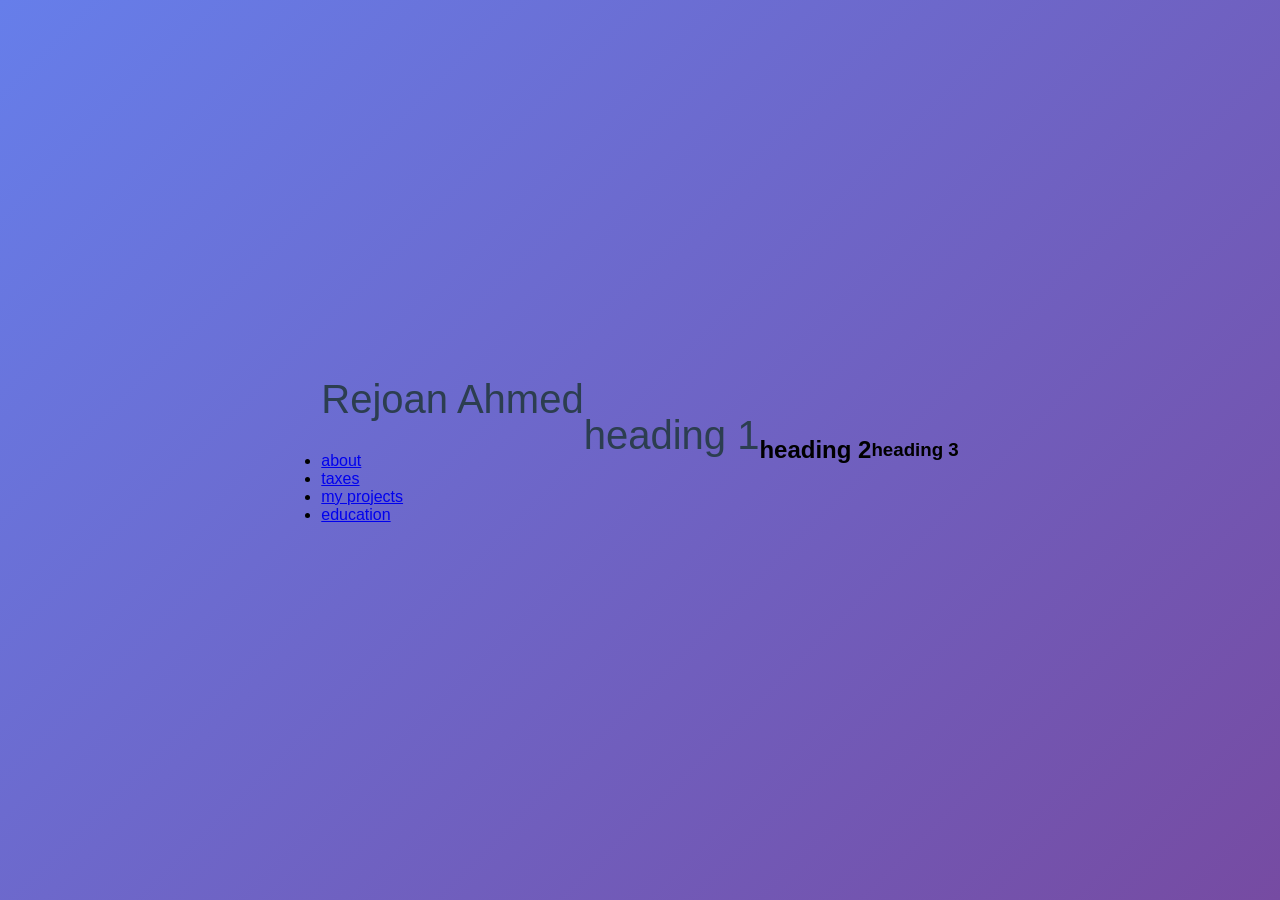
<file: index.html>
<!DOCTYPE html>
<html lang="en">

<head>
  <meta charset="UTF-8">
  <meta name="viewport" content="width=device-width, initial-scale=1.0">
  <link rel="stylesheet" href="styles.css">
  <title>Amazing</title>
</head>

<body>
  <nav>
    <h1>Rejoan Ahmed</h1>
    <ul>
      <li>
        <a href="/about">about </a>
      </li>
      <li>
        <a href="/taxes">taxes </a>
      </li>
      <li>
        <a href="/projects">my projects </a>
      </li>
      <li>
        <a href="/education">education </a>
      </li>
    </ul>
  </nav>

  <h1>
    heading 1
  </h1>
  <h2>
    heading 2
  </h2>
  <h3>
    heading 3
  </h3>
</body>

</html>
</file>
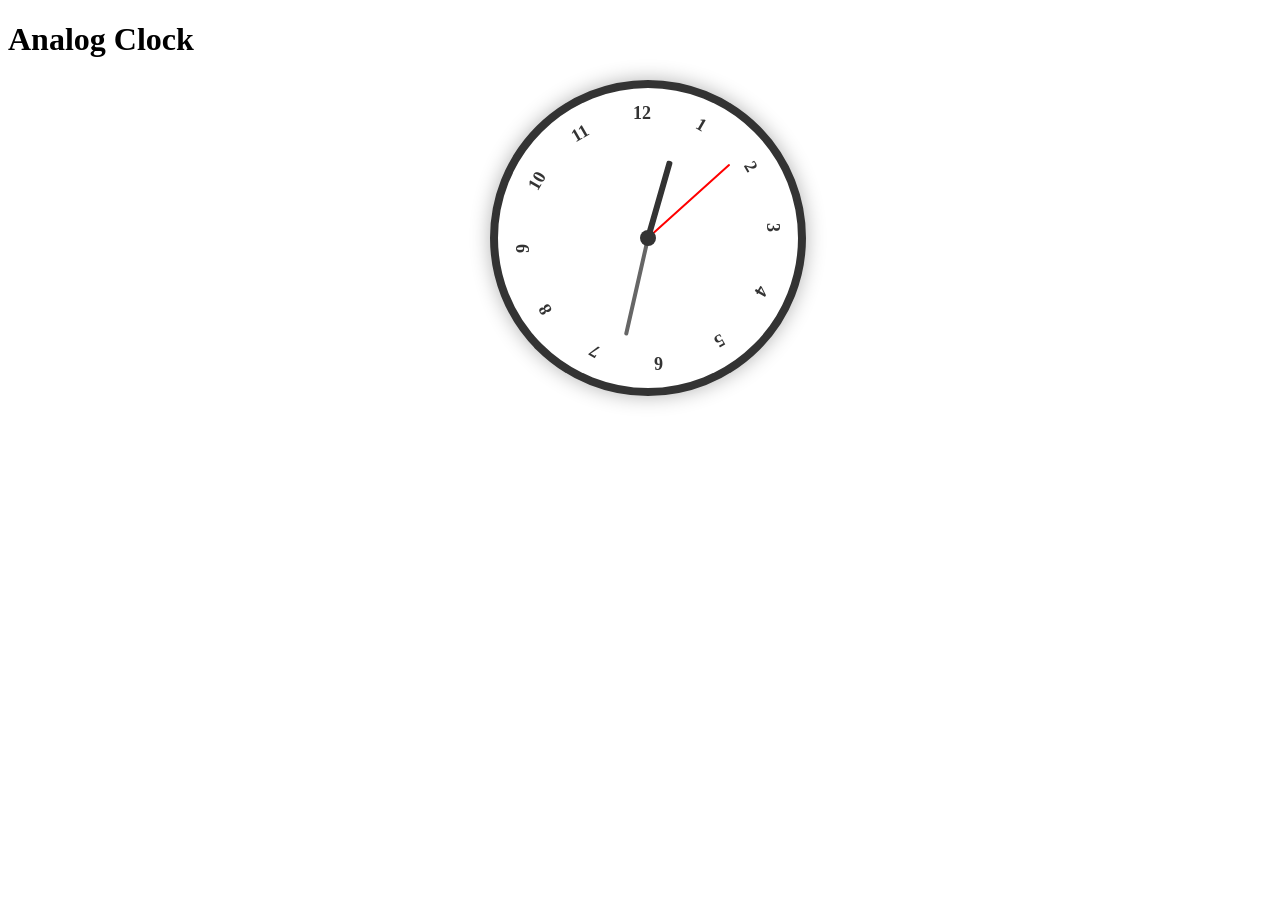
<file: Analog Clock/index.html>
<!DOCTYPE html>
<html lang="en">

<head>
    <meta charset="UTF-8">
    <meta name="viewport" content="width=device-width, initial-scale=1.0">
    <title>Analog Clock</title>
    <link rel="stylesheet" href="style.css">
</head>

<body>
    <div class="container">
        <h1>Analog Clock</h1>
        <div class="clock">
            <div class="clock-face">
                <!-- Clock numbers -->
                <div class="number" style="--rotation: 0deg">12</div>
                <div class="number" style="--rotation: 30deg">1</div>
                <div class="number" style="--rotation: 60deg">2</div>
                <div class="number" style="--rotation: 90deg">3</div>
                <div class="number" style="--rotation: 120deg">4</div>
                <div class="number" style="--rotation: 150deg">5</div>
                <div class="number" style="--rotation: 180deg">6</div>
                <div class="number" style="--rotation: 210deg">7</div>
                <div class="number" style="--rotation: 240deg">8</div>
                <div class="number" style="--rotation: 270deg">9</div>
                <div class="number" style="--rotation: 300deg">10</div>
                <div class="number" style="--rotation: 330deg">11</div>

                <!-- Clock hands -->
                <div class="hand hour-hand" id="hourHand"></div>
                <div class="hand minute-hand" id="minuteHand"></div>
                <div class="hand second-hand" id="secondHand"></div>

                <!-- Center dot -->
                <div class="center-dot"></div>
            </div>
        </div>
    </div>

    <script src="script.js"></script>
</body>

</html>
</file>
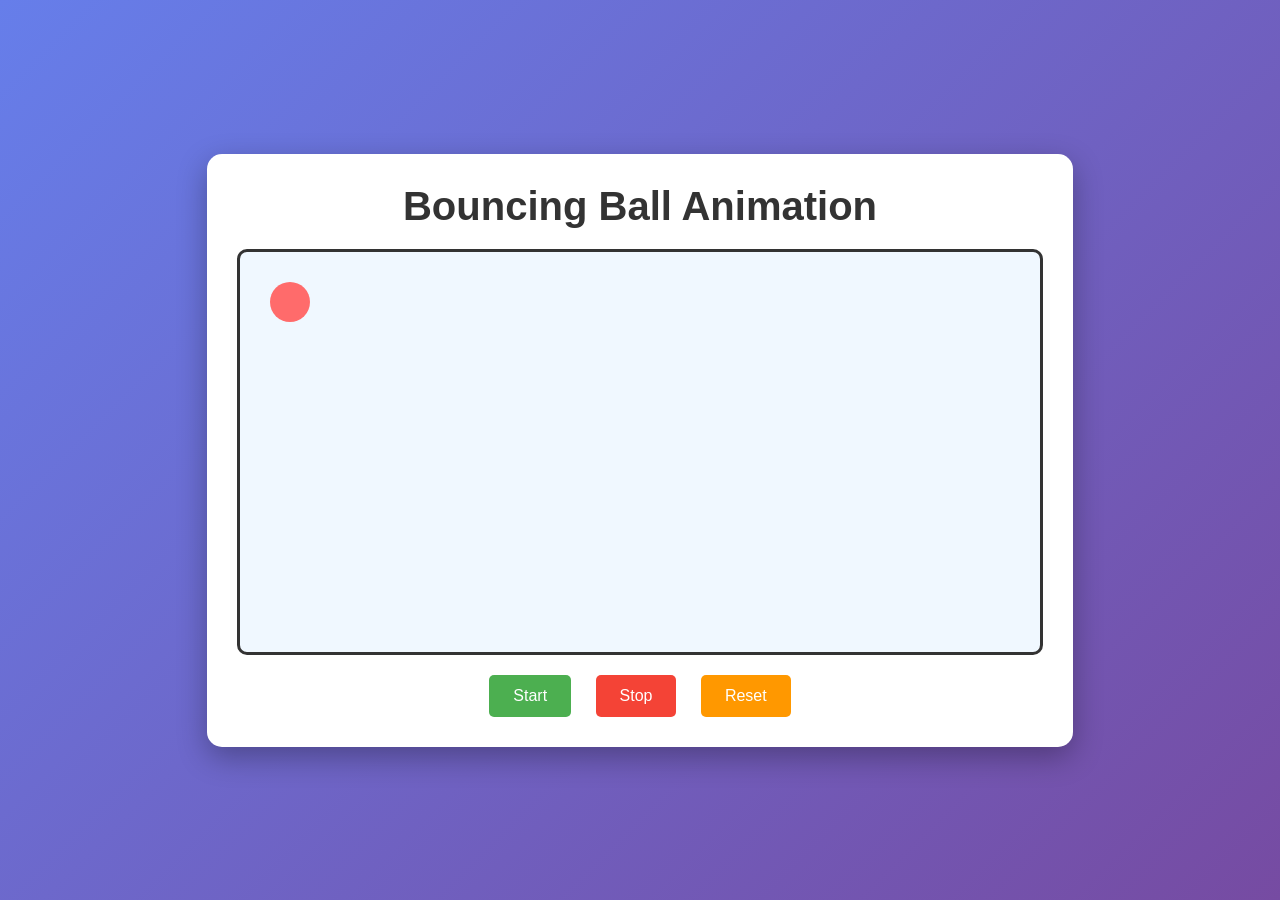
<file: Bouncing Ball/index.html>
<!DOCTYPE html>
<html lang="en">

<head>
    <meta charset="UTF-8">
    <meta name="viewport" content="width=device-width, initial-scale=1.0">
    <title>Bouncing Ball</title>
    <link rel="stylesheet" href="style.css">
</head>

<body>
    <div class="container">
        <h1>Bouncing Ball Animation</h1>
        <canvas id="ballCanvas" width="800" height="400"></canvas>
        <div class="controls">
            <button id="startBtn">Start</button>
            <button id="stopBtn">Stop</button>
            <button id="resetBtn">Reset</button>
        </div>
    </div>
    <script src="script.js"></script>
</body>

</html>
</file>
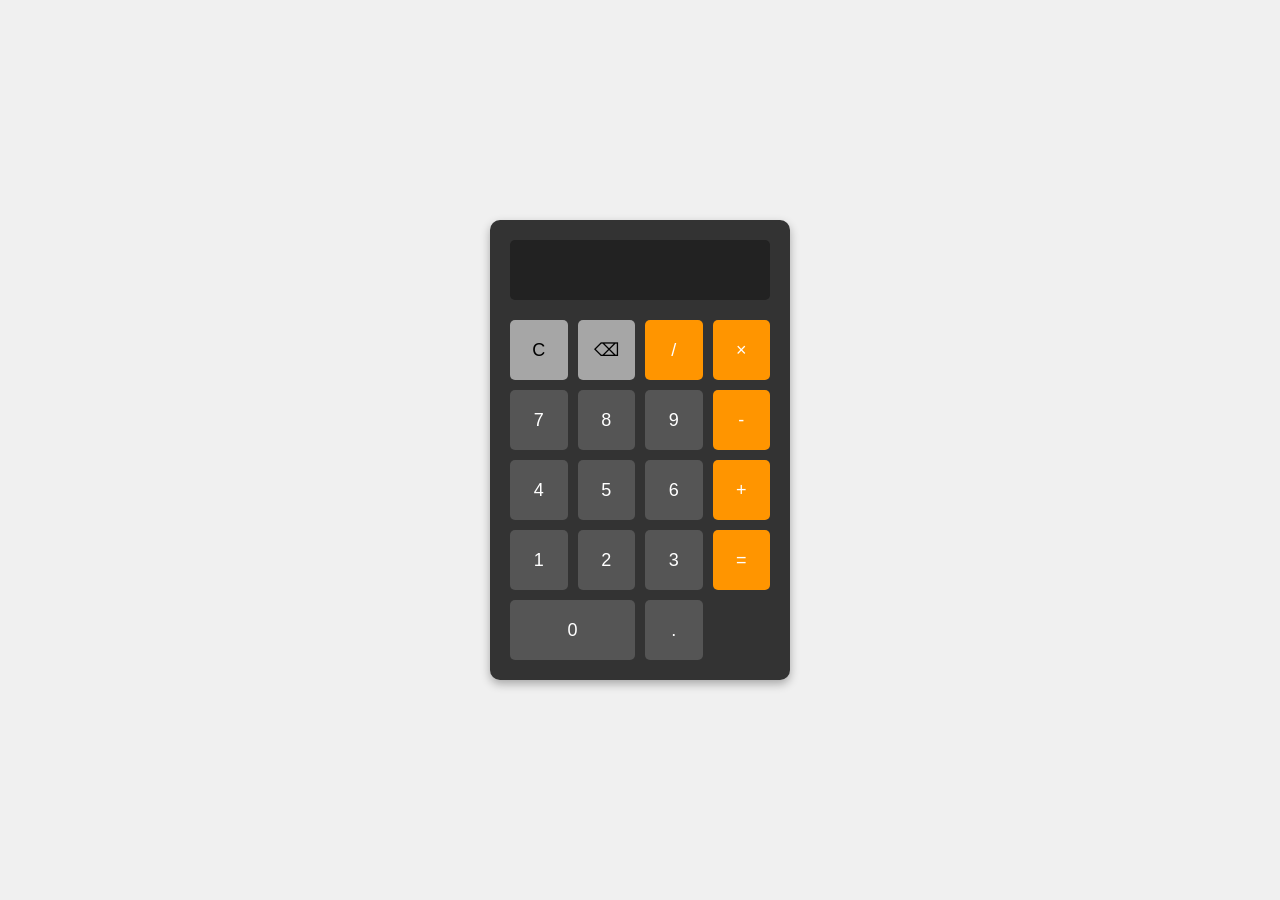
<file: calculator/index.html>
<!DOCTYPE html>
<html lang="en">
<head>
    <meta charset="UTF-8">
    <meta name="viewport" content="width=device-width, initial-scale=1.0">
    <title>Simple Calculator</title>
    <link rel="stylesheet" href="style.css">
</head>
<body>
    <div class="calculator">
        <div class="display">
            <input type="text" id="result" readonly>
        </div>
        <div class="buttons">
            <button onclick="clearDisplay()">C</button>
            <button onclick="deleteLast()">⌫</button>
            <button onclick="appendToDisplay('/')">/</button>
            <button onclick="appendToDisplay('*')">×</button>
            
            <button onclick="appendToDisplay('7')">7</button>
            <button onclick="appendToDisplay('8')">8</button>
            <button onclick="appendToDisplay('9')">9</button>
            <button onclick="appendToDisplay('-')">-</button>
            
            <button onclick="appendToDisplay('4')">4</button>
            <button onclick="appendToDisplay('5')">5</button>
            <button onclick="appendToDisplay('6')">6</button>
            <button onclick="appendToDisplay('+')">+</button>
            
            <button onclick="appendToDisplay('1')">1</button>
            <button onclick="appendToDisplay('2')">2</button>
            <button onclick="appendToDisplay('3')">3</button>
            <button onclick="calculate()" class="equals">=</button>
            
            <button onclick="appendToDisplay('0')" class="zero">0</button>
            <button onclick="appendToDisplay('.')">.</button>
        </div>
    </div>
    
    <script src="script.js"></script>
</body>
</html>
</file>
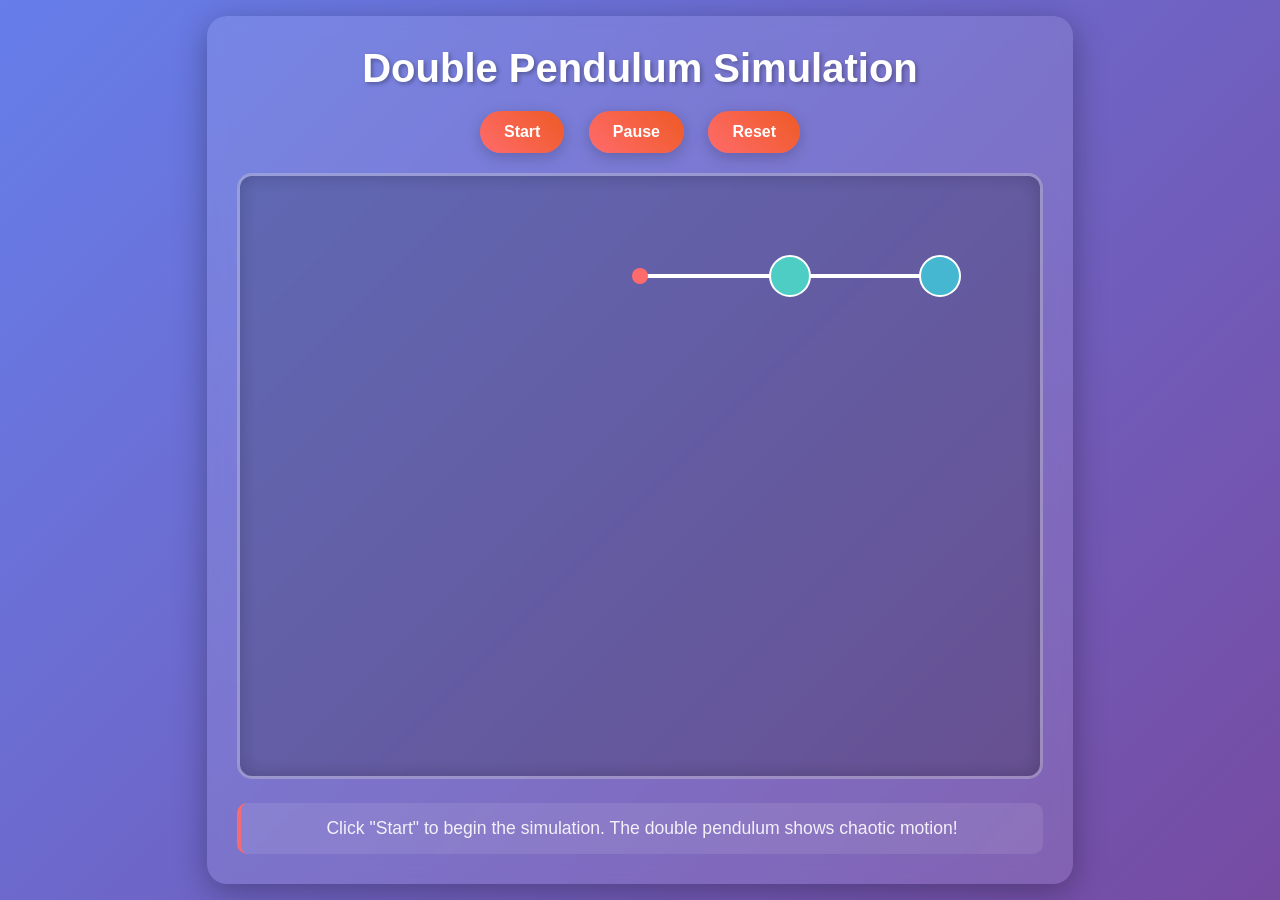
<file: Double Pendulum/index.html>
<!DOCTYPE html>
<html lang="en">
<head>
    <meta charset="UTF-8">
    <meta name="viewport" content="width=device-width, initial-scale=1.0">
    <title>Double Pendulum Simulation</title>
    <link rel="stylesheet" href="style.css">
</head>
<body>
    <div class="container">
        <h1>Double Pendulum Simulation</h1>
        <div class="controls">
            <button id="startBtn">Start</button>
            <button id="pauseBtn">Pause</button>
            <button id="resetBtn">Reset</button>
        </div>
        <canvas id="pendulumCanvas" width="800" height="600"></canvas>
        <div class="info">
            <p>Click "Start" to begin the simulation. The double pendulum shows chaotic motion!</p>
        </div>
    </div>
    <script src="script.js"></script>
</body>
</html>
</file>
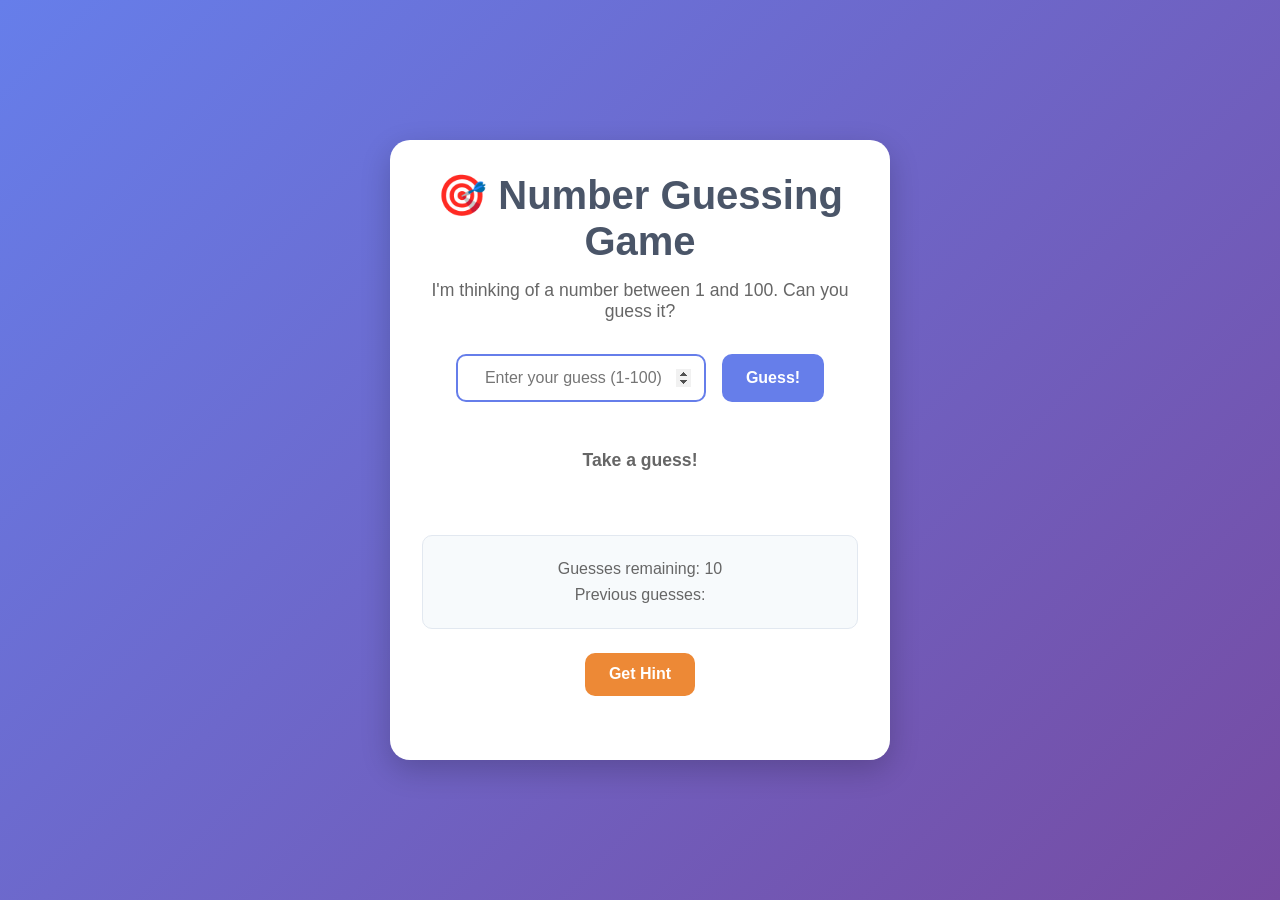
<file: Number Guessing Game/index.html>
<!DOCTYPE html>
<html lang="en">
<head>
    <meta charset="UTF-8">
    <meta name="viewport" content="width=device-width, initial-scale=1.0">
    <title>Number Guessing Game</title>
    <link rel="stylesheet" href="style.css">
</head>
<body>
    <div class="container">
        <h1>🎯 Number Guessing Game</h1>
        <p>I'm thinking of a number between 1 and 100. Can you guess it?</p>
        
        <div class="game-area">
            <div class="input-section">
                <input type="number" id="guessInput" placeholder="Enter your guess (1-100)" min="1" max="100">
                <button id="guessButton">Guess!</button>
            </div>
            
            <div class="feedback" id="feedback">
                <p>Take a guess!</p>
            </div>
            
            <div class="game-info">
                <p>Guesses remaining: <span id="guessesLeft">10</span></p>
                <p>Previous guesses: <span id="previousGuesses"></span></p>
            </div>
            
            <div class="buttons">
                <button id="newGameButton" style="display: none;">New Game</button>
                <button id="hintButton">Get Hint</button>
            </div>
        </div>
    </div>
    
    <script src="script.js"></script>
</body>
</html>
</file>
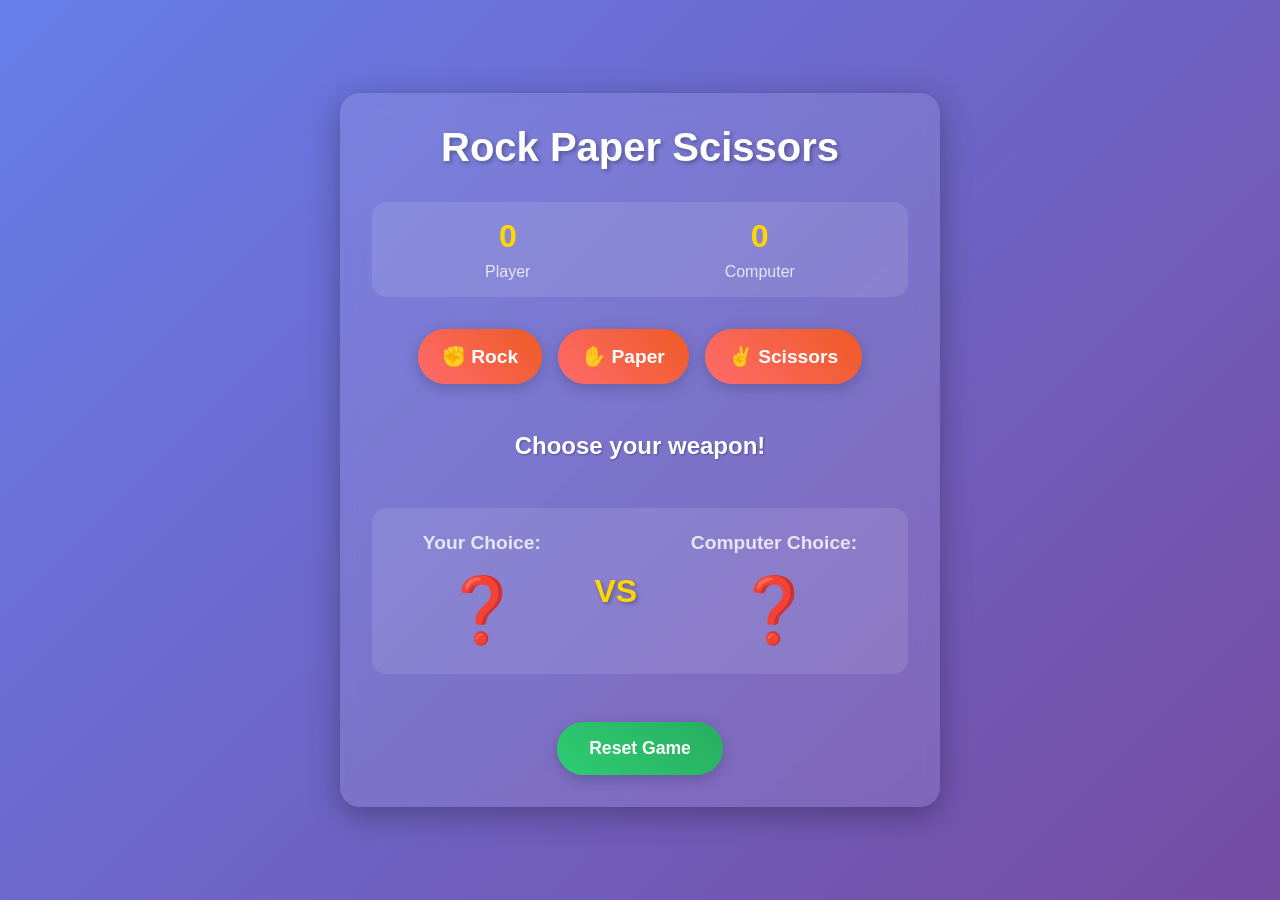
<file: Rock Paper Scissors/index.html>
<!DOCTYPE html>
<html lang="en">
<head>
    <meta charset="UTF-8">
    <meta name="viewport" content="width=device-width, initial-scale=1.0">
    <title>Rock Paper Scissors Game</title>
    <link rel="stylesheet" href="style.css">
</head>
<body>
    <div class="container">
        <h1>Rock Paper Scissors</h1>
        
        <div class="score-board">
            <div class="score">
                <span id="player-score">0</span>
                <span>Player</span>
            </div>
            <div class="score">
                <span id="computer-score">0</span>
                <span>Computer</span>
            </div>
        </div>

        <div class="game-area">
            <div class="choices">
                <button class="choice-btn" data-choice="rock">✊ Rock</button>
                <button class="choice-btn" data-choice="paper">✋ Paper</button>
                <button class="choice-btn" data-choice="scissors">✌️ Scissors</button>
            </div>

            <div class="result">
                <p id="result-text">Choose your weapon!</p>
            </div>

            <div class="choices-display">
                <div class="choice-display">
                    <h3>Your Choice:</h3>
                    <div id="player-choice">❓</div>
                </div>
                <div class="vs">VS</div>
                <div class="choice-display">
                    <h3>Computer Choice:</h3>
                    <div id="computer-choice">❓</div>
                </div>
            </div>

            <button id="reset-btn" class="reset-btn">Reset Game</button>
        </div>
    </div>

    <script src="script.js"></script>
</body>
</html>
</file>
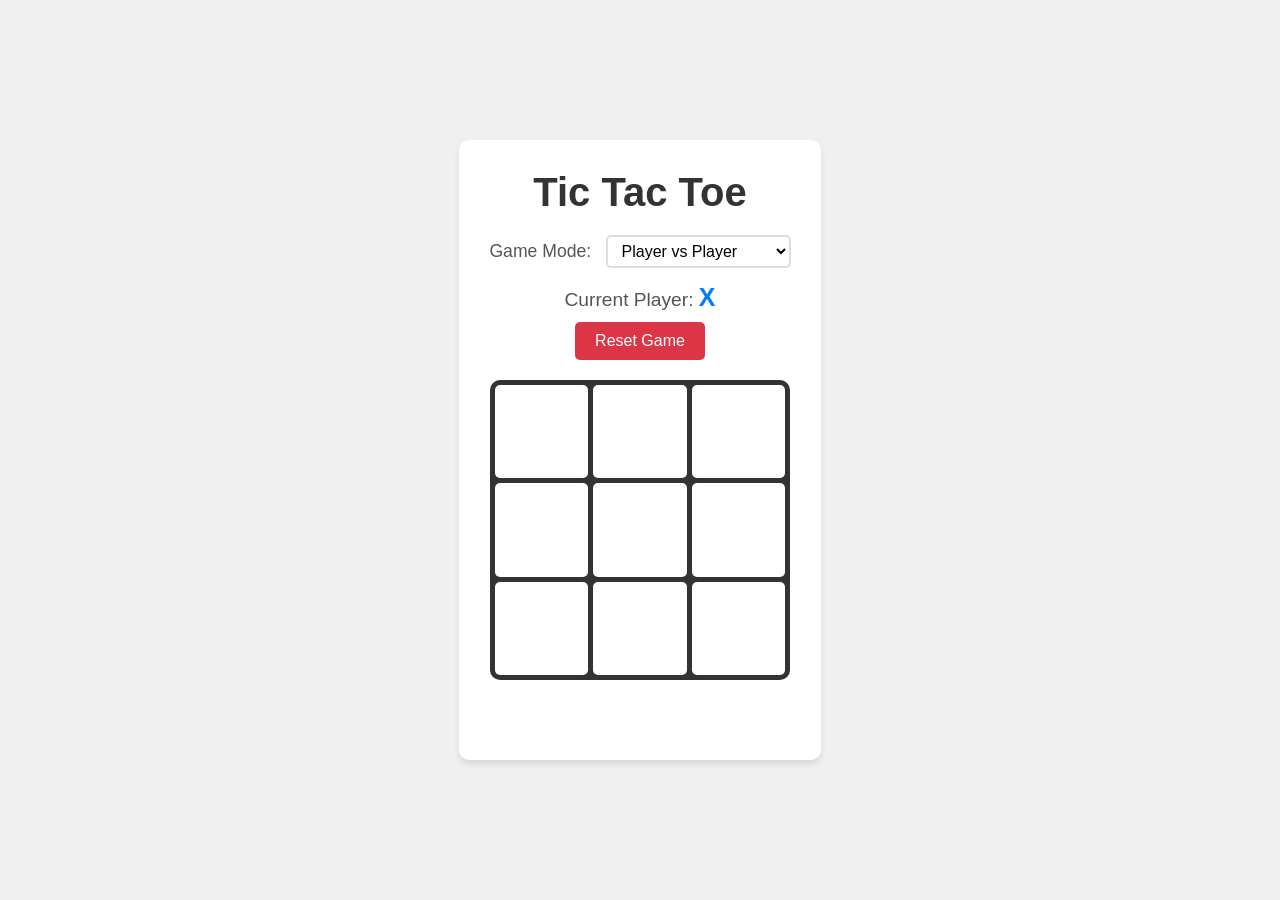
<file: Tic Tac Toe/index.html>
<!DOCTYPE html>
<html lang="en">
<head>
    <meta charset="UTF-8">
    <meta name="viewport" content="width=device-width, initial-scale=1.0">
    <title>Tic Tac Toe Game</title>
    <link rel="stylesheet" href="style.css">
</head>
<body>
    <div class="container">
        <h1>Tic Tac Toe</h1>
        <div class="game-info">
            <div class="game-mode">
                <label for="game-mode">Game Mode:</label>
                <select id="game-mode">
                    <option value="pvp">Player vs Player</option>
                    <option value="pvc">Player vs Computer</option>
                </select>
            </div>
            <p>Current Player: <span id="current-player">X</span></p>
            <button id="reset-btn">Reset Game</button>
        </div>
        <div class="game-board" id="game-board">
            <div class="cell" data-index="0"></div>
            <div class="cell" data-index="1"></div>
            <div class="cell" data-index="2"></div>
            <div class="cell" data-index="3"></div>
            <div class="cell" data-index="4"></div>
            <div class="cell" data-index="5"></div>
            <div class="cell" data-index="6"></div>
            <div class="cell" data-index="7"></div>
            <div class="cell" data-index="8"></div>
        </div>
        <div class="message" id="message"></div>
    </div>
    <script src="script.js"></script>
</body>
</html>
</file>
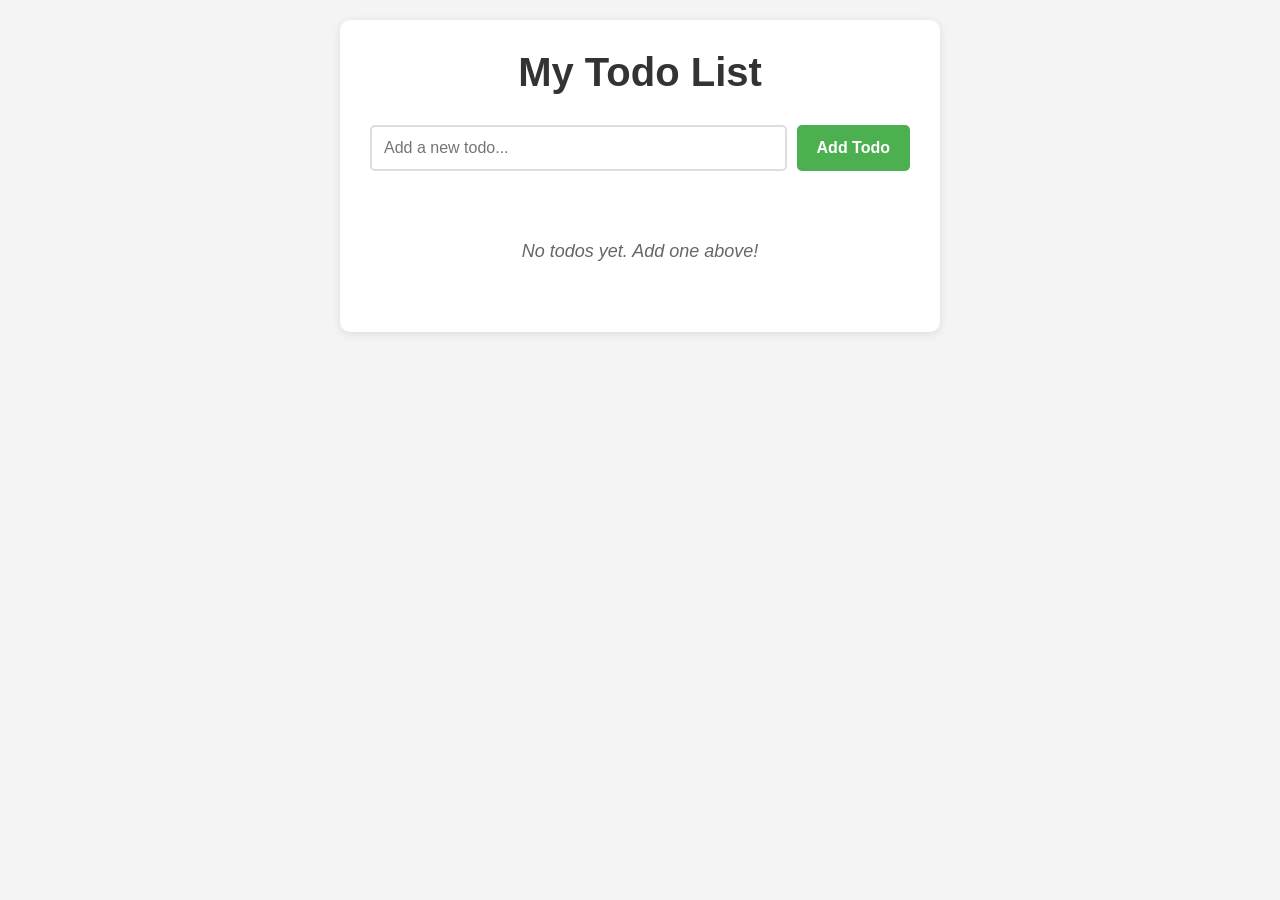
<file: Todo List/index.html>
<!DOCTYPE html>
<html lang="en">
<head>
    <meta charset="UTF-8">
    <meta name="viewport" content="width=device-width, initial-scale=1.0">
    <title>Simple Todo List</title>
    <link rel="stylesheet" href="style.css">
</head>
<body>
    <div class="container">
        <h1>My Todo List</h1>
        
        <div class="input-section">
            <input type="text" id="todoInput" placeholder="Add a new todo...">
            <button id="addBtn">Add Todo</button>
        </div>
        
        <ul id="todoList" class="todo-list">
            <!-- Todos will be added here by JavaScript -->
        </ul>
    </div>
    
    <script src="script.js"></script>
</body>
</html>
</file>
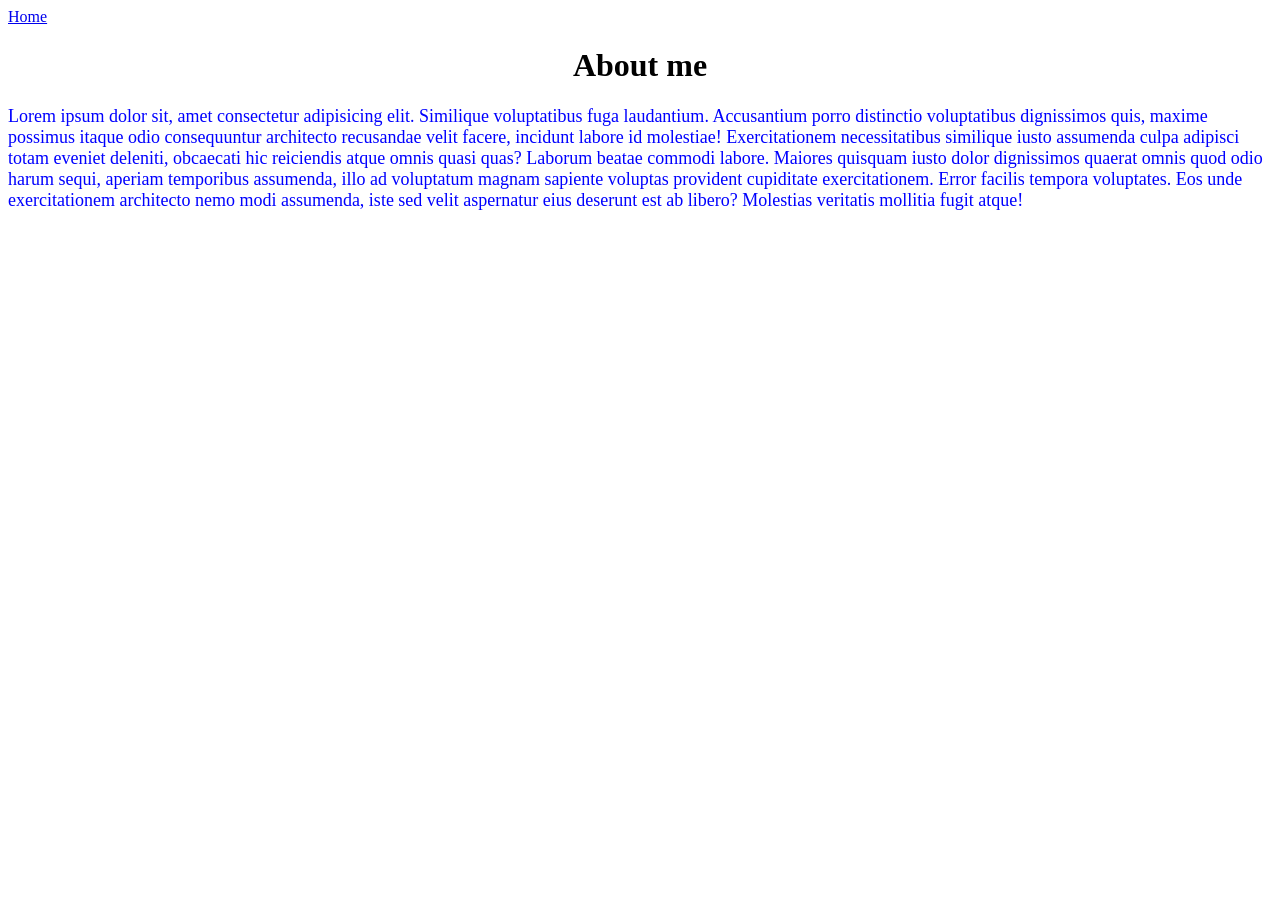
<file: about.html>
<!DOCTYPE html>
<html lang="en">

<head>
  <meta charset="UTF-8">
  <meta name="viewport" content="width=device-width, initial-scale=1.0">
  <title>About page</title>
  <link rel="stylesheet" href="style.css">
</head>

<body>
  <a href="/">Home</a>
  <h1>About me</h1>
  <p>Lorem ipsum dolor sit, amet consectetur adipisicing elit. Similique voluptatibus fuga laudantium. Accusantium porro
    distinctio voluptatibus dignissimos quis, maxime possimus itaque odio consequuntur architecto recusandae velit
    facere, incidunt labore id molestiae! Exercitationem necessitatibus similique iusto assumenda culpa adipisci totam
    eveniet deleniti, obcaecati hic reiciendis atque omnis quasi quas? Laborum beatae commodi labore. Maiores quisquam
    iusto dolor dignissimos quaerat omnis quod odio harum sequi, aperiam temporibus assumenda, illo ad voluptatum magnam
    sapiente voluptas provident cupiditate exercitationem. Error facilis tempora voluptates. Eos unde exercitationem
    architecto nemo modi assumenda, iste sed velit aspernatur eius deserunt est ab libero? Molestias veritatis mollitia
    fugit atque!</p>
</body>

</html>
</file>
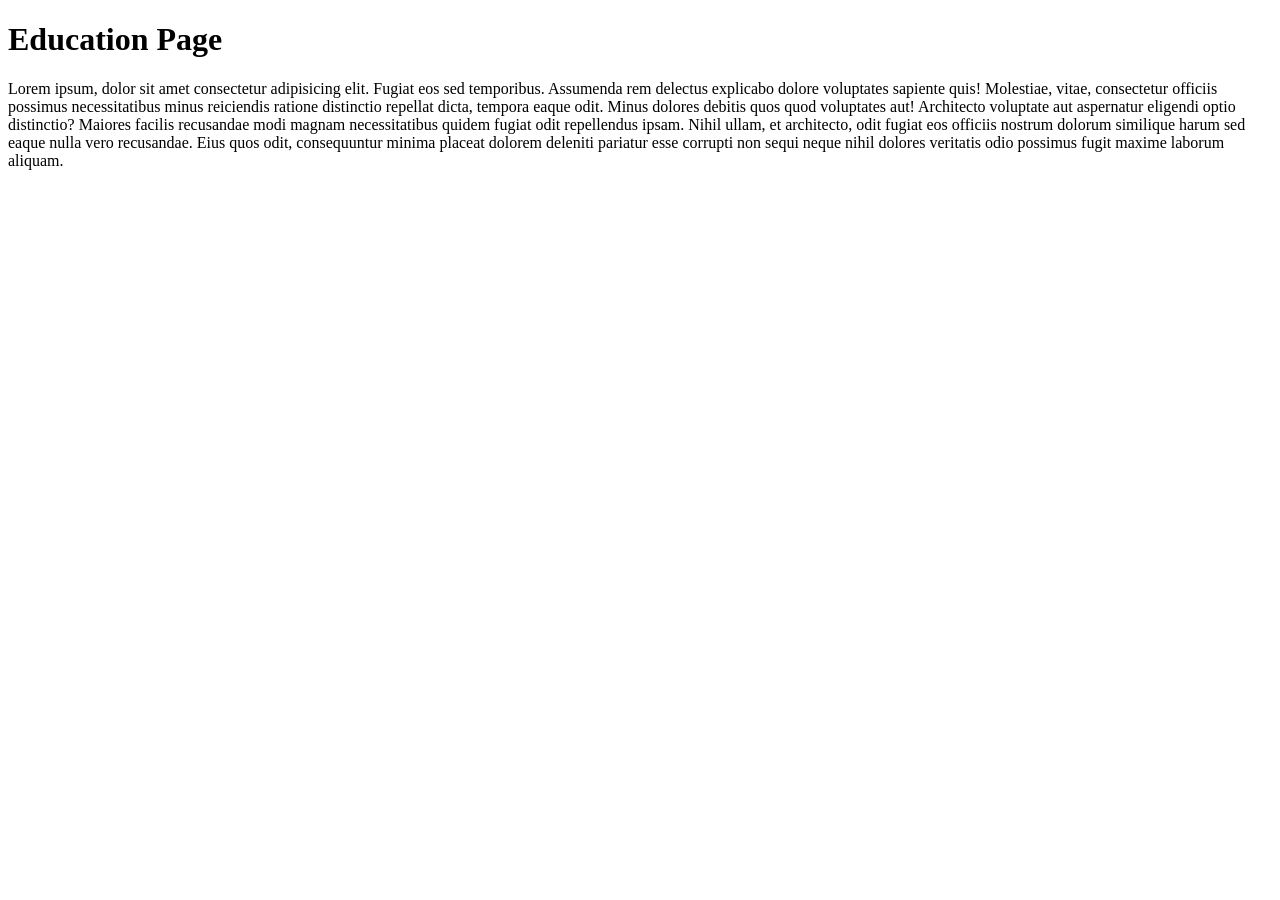
<file: education.html>
<!DOCTYPE html>
<html lang="en">

<head>
  <meta charset="UTF-8">
  <meta name="viewport" content="width=device-width, initial-scale=1.0">
  <title>Education</title>
</head>

<body>
  <h1>Education Page</h1>
  <p>Lorem ipsum, dolor sit amet consectetur adipisicing elit. Fugiat eos sed temporibus. Assumenda rem delectus
    explicabo dolore voluptates sapiente quis! Molestiae, vitae, consectetur officiis possimus necessitatibus minus
    reiciendis ratione distinctio repellat dicta, tempora eaque odit. Minus dolores debitis quos quod voluptates aut!
    Architecto voluptate aut aspernatur eligendi optio distinctio? Maiores facilis recusandae modi magnam necessitatibus
    quidem fugiat odit repellendus ipsam. Nihil ullam, et architecto, odit fugiat eos officiis nostrum dolorum similique
    harum sed eaque nulla vero recusandae. Eius quos odit, consequuntur minima placeat dolorem deleniti pariatur esse
    corrupti non sequi neque nihil dolores veritatis odio possimus fugit maxime laborum aliquam.</p>
</body>

</html>
</file>
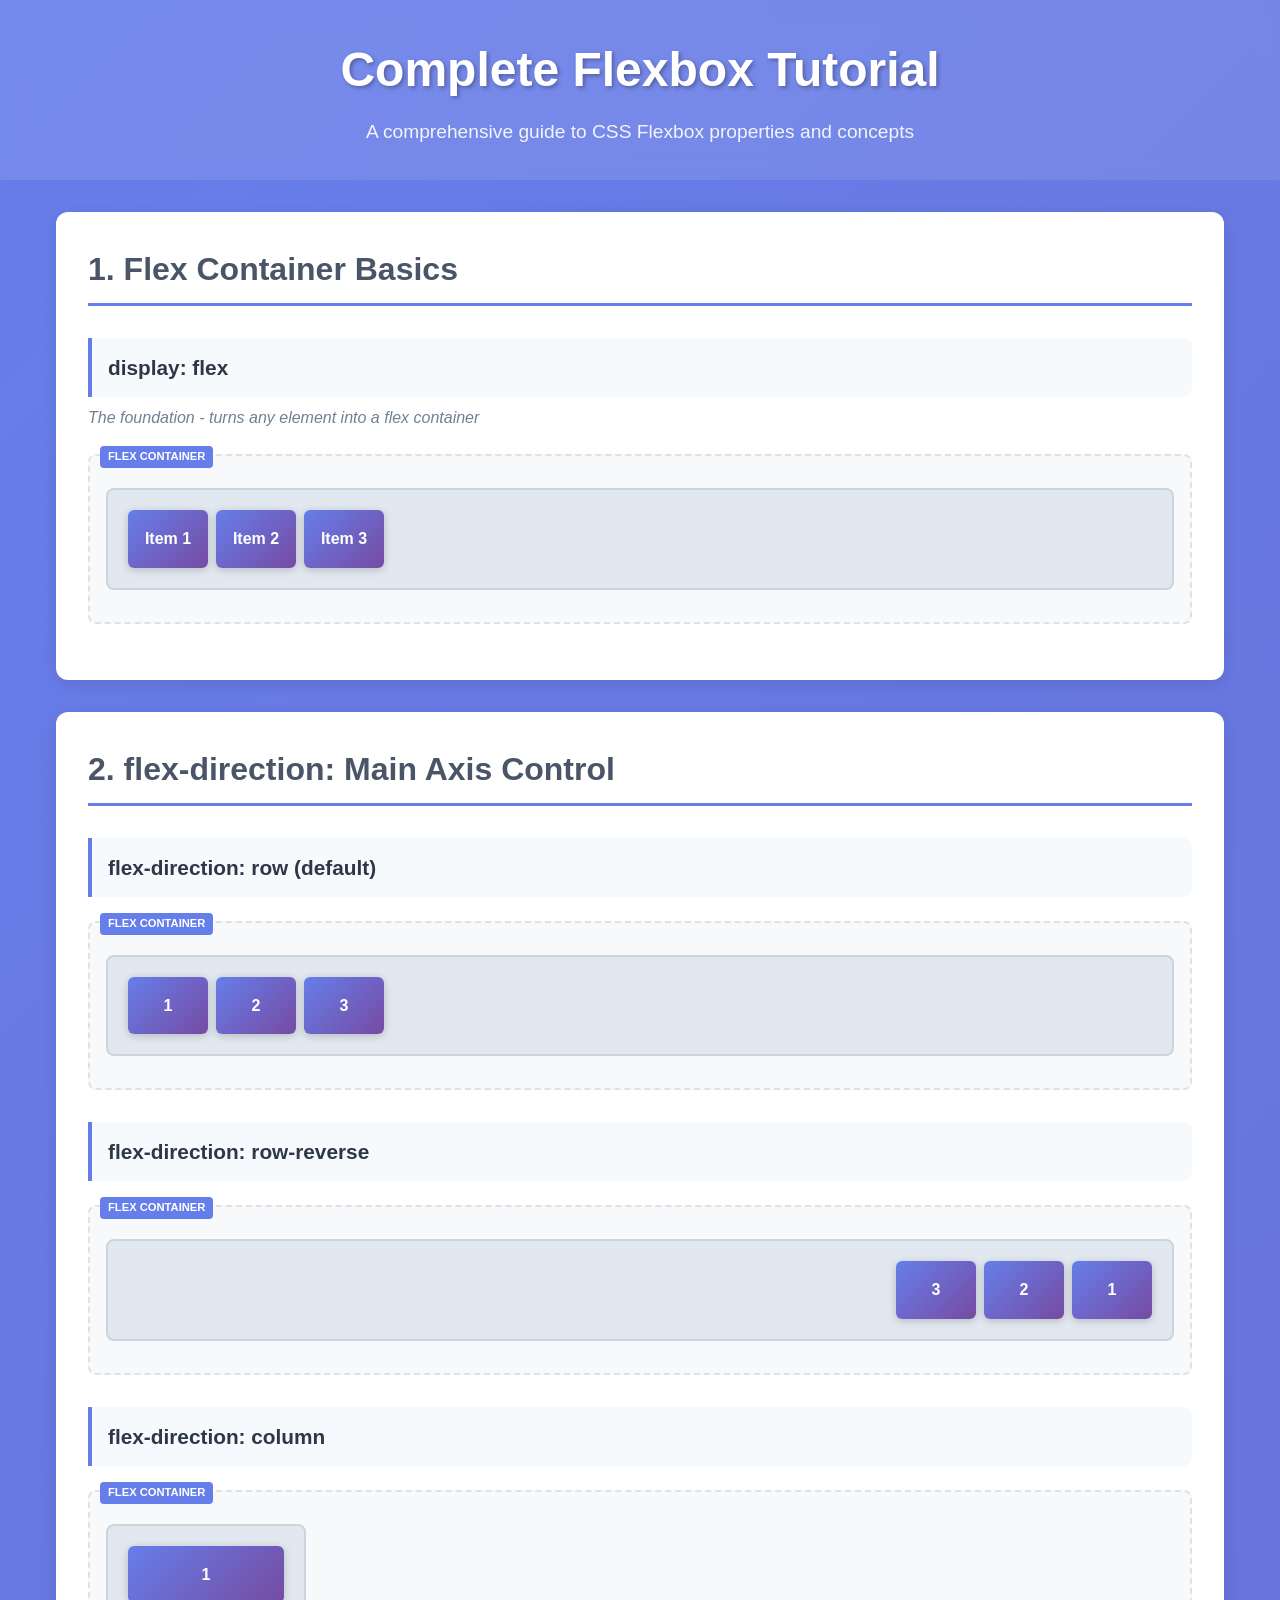
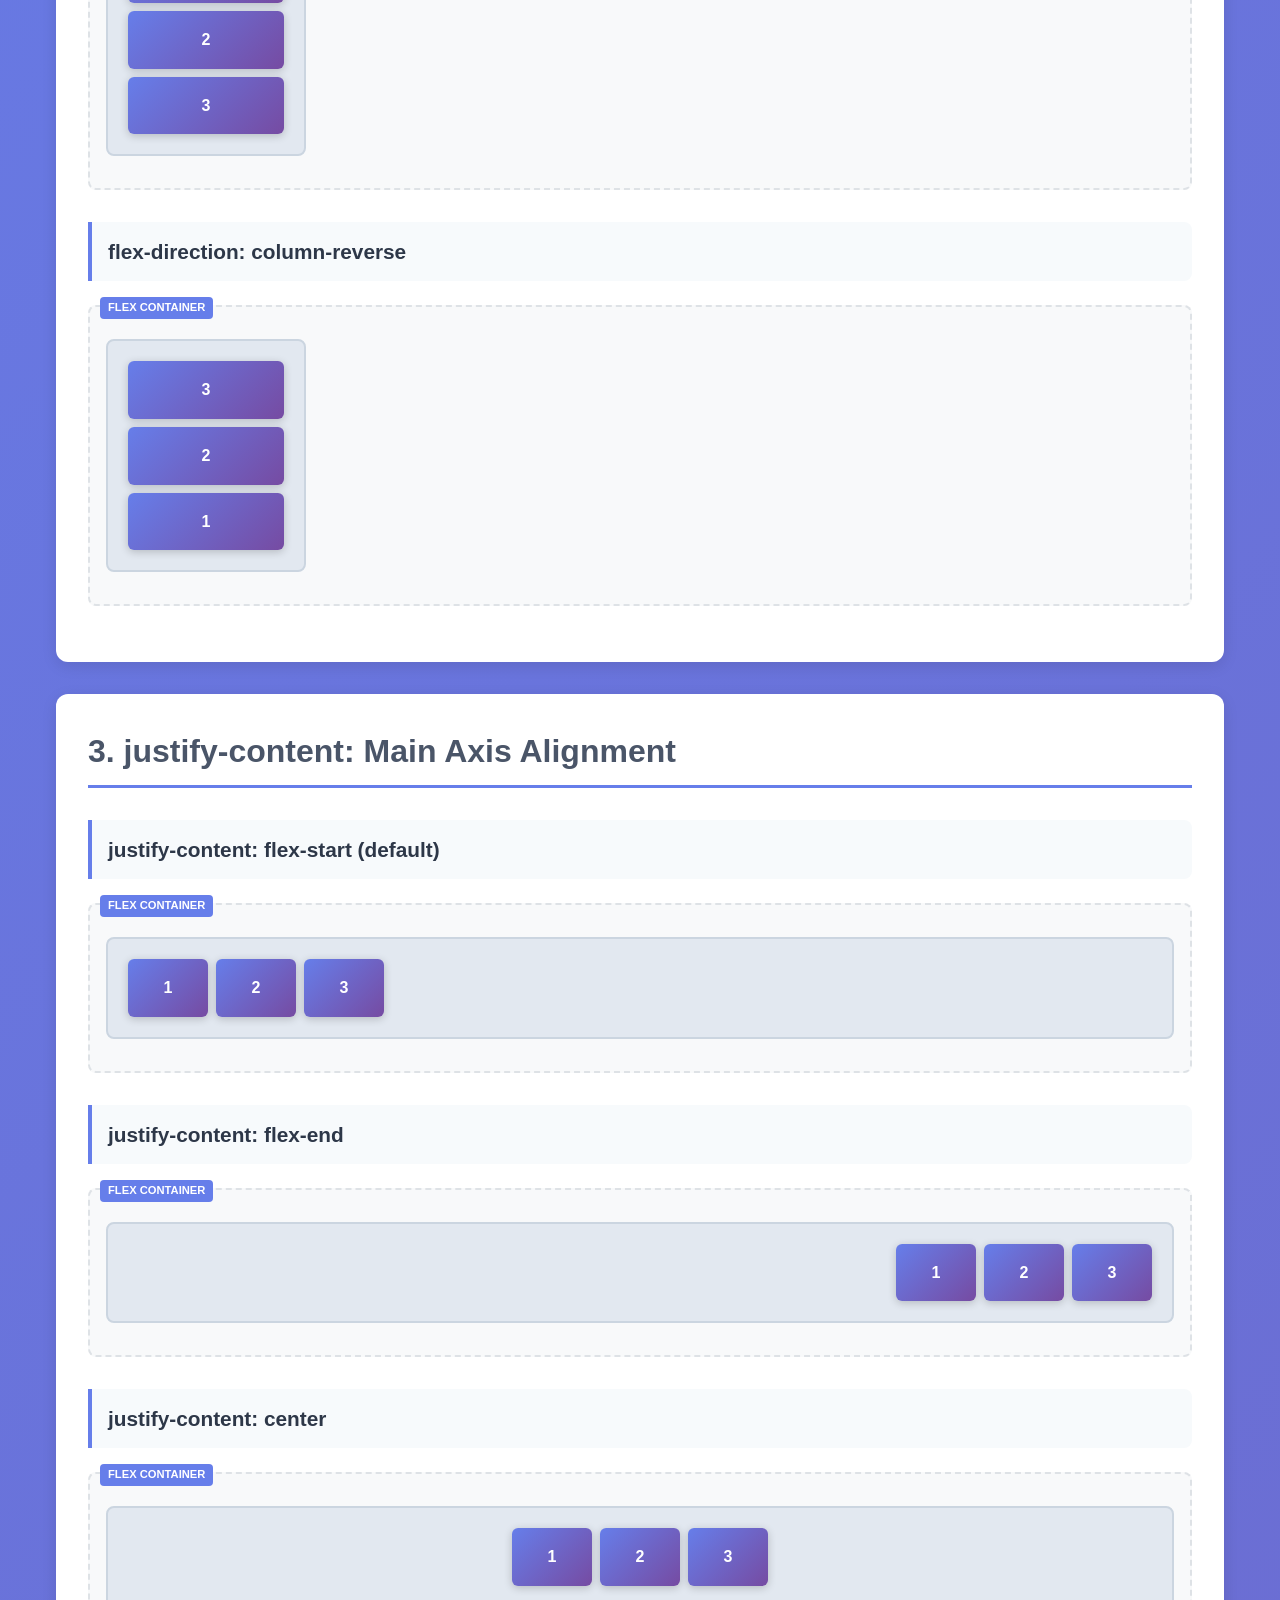
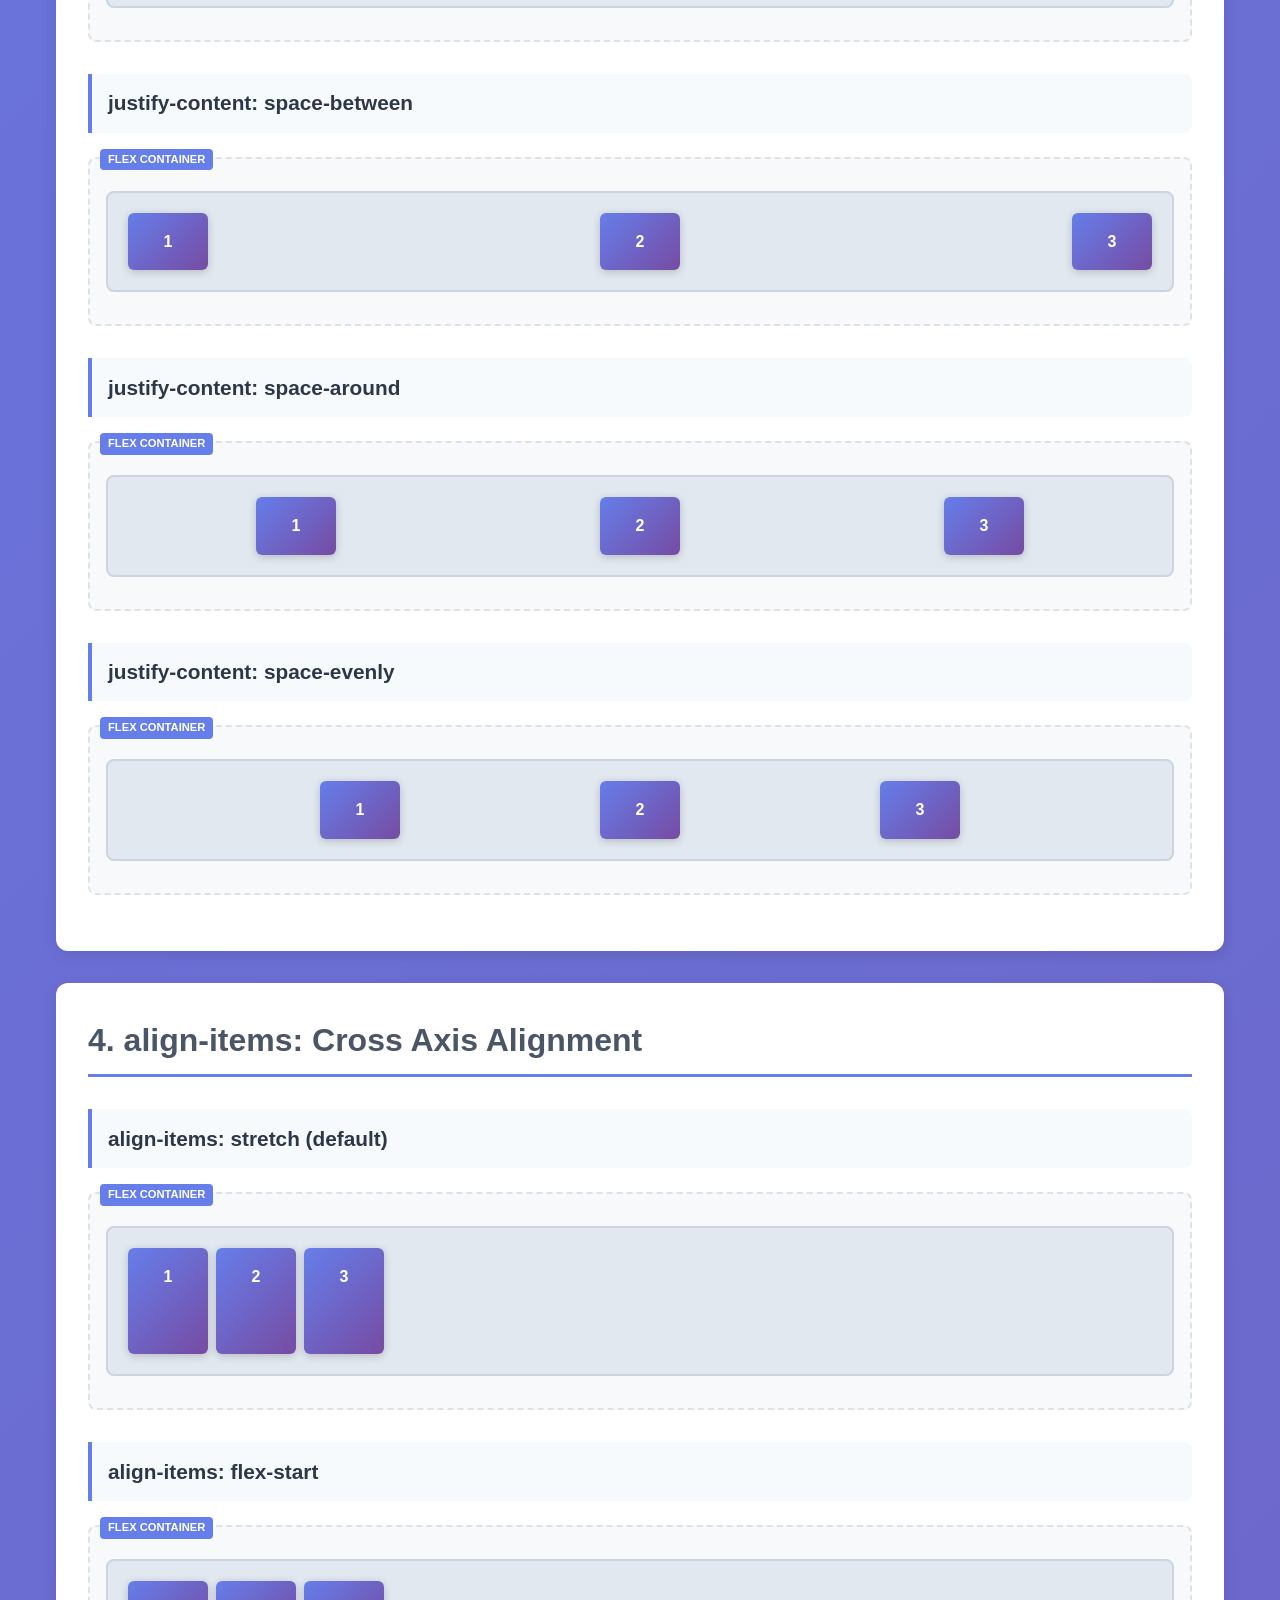
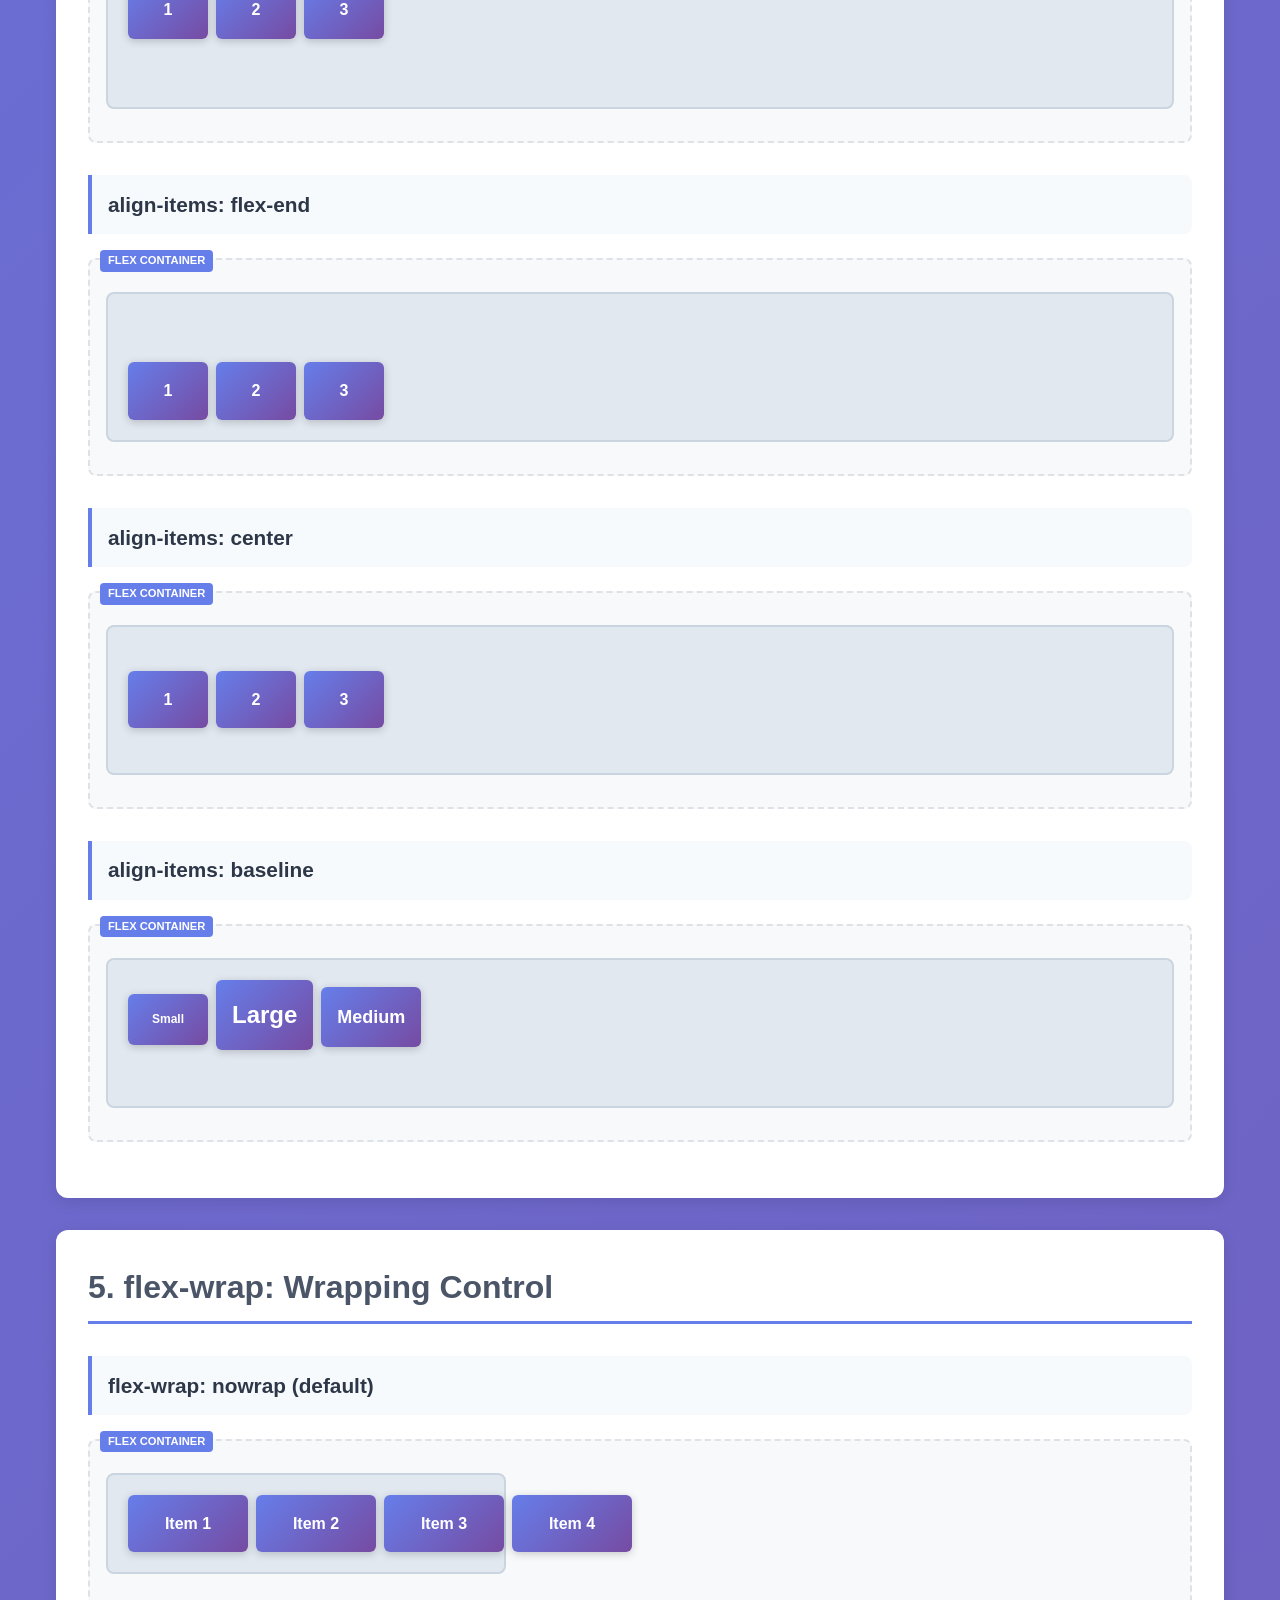
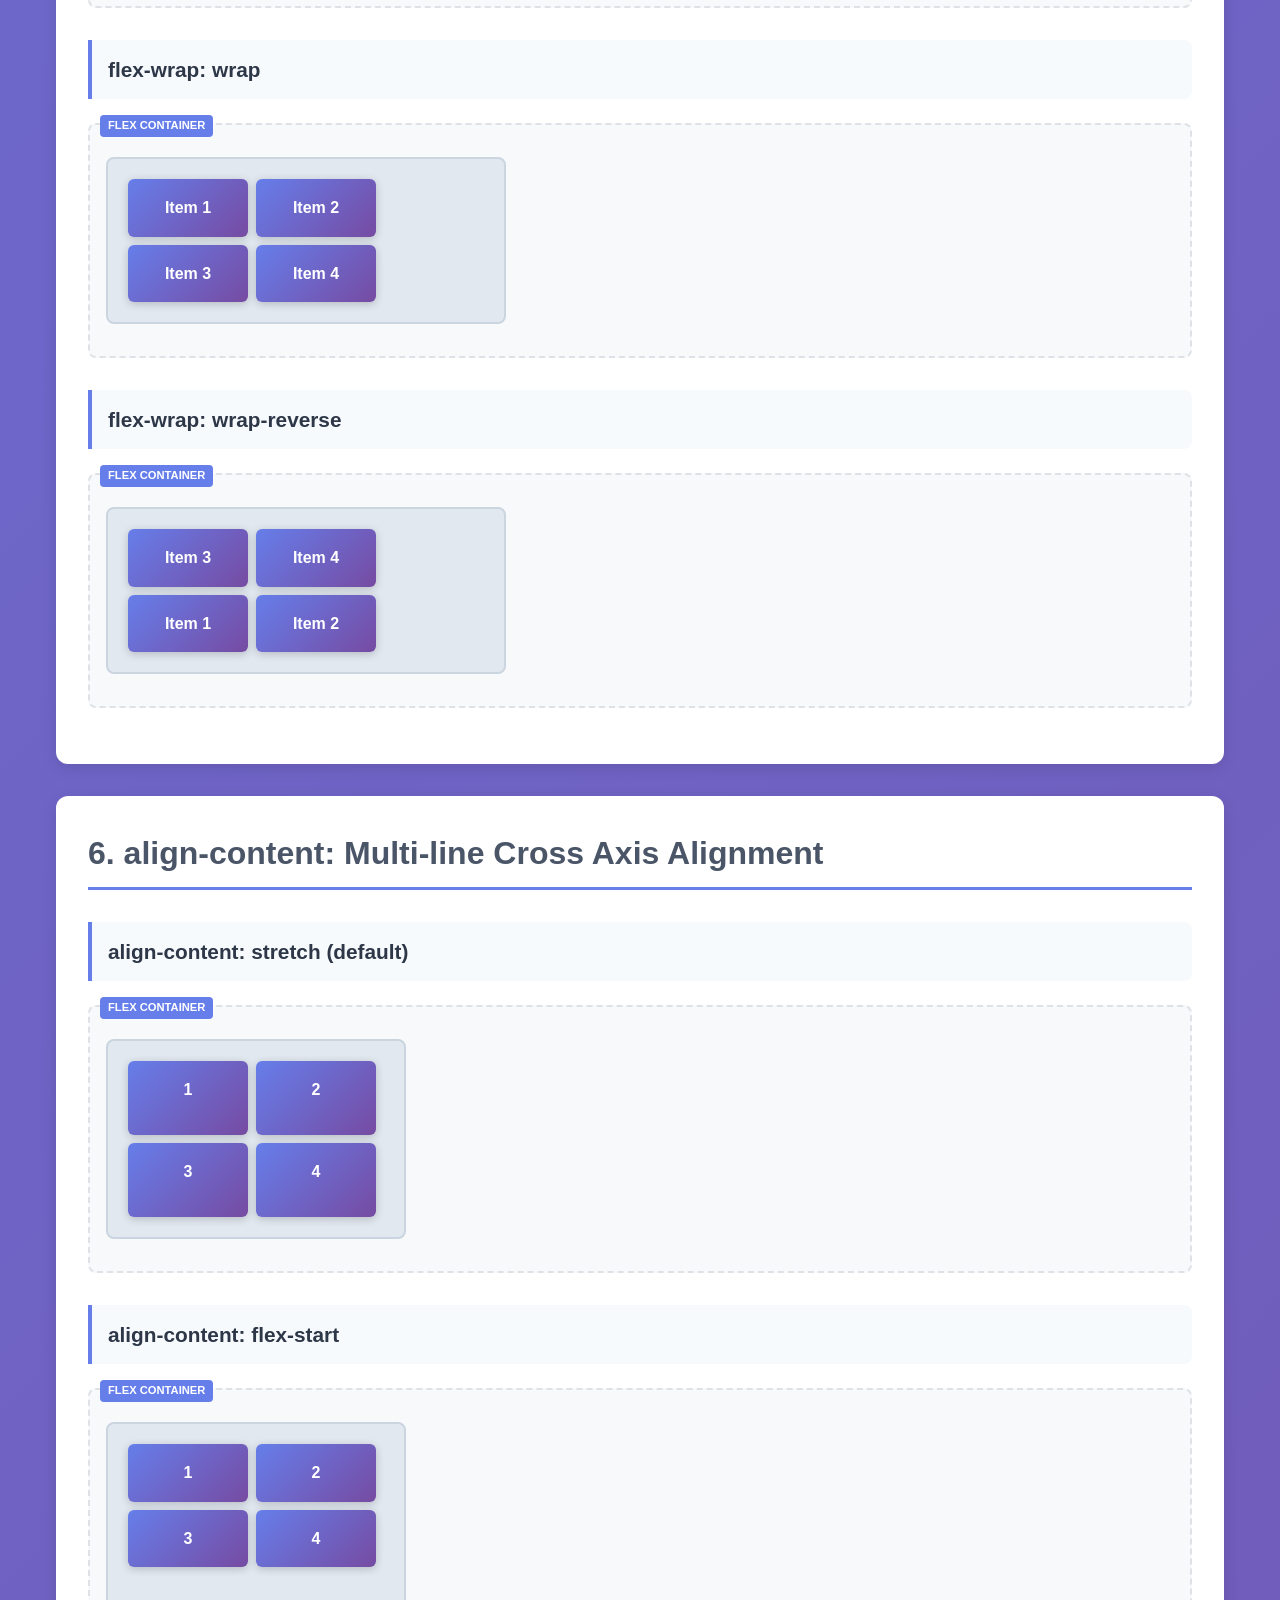
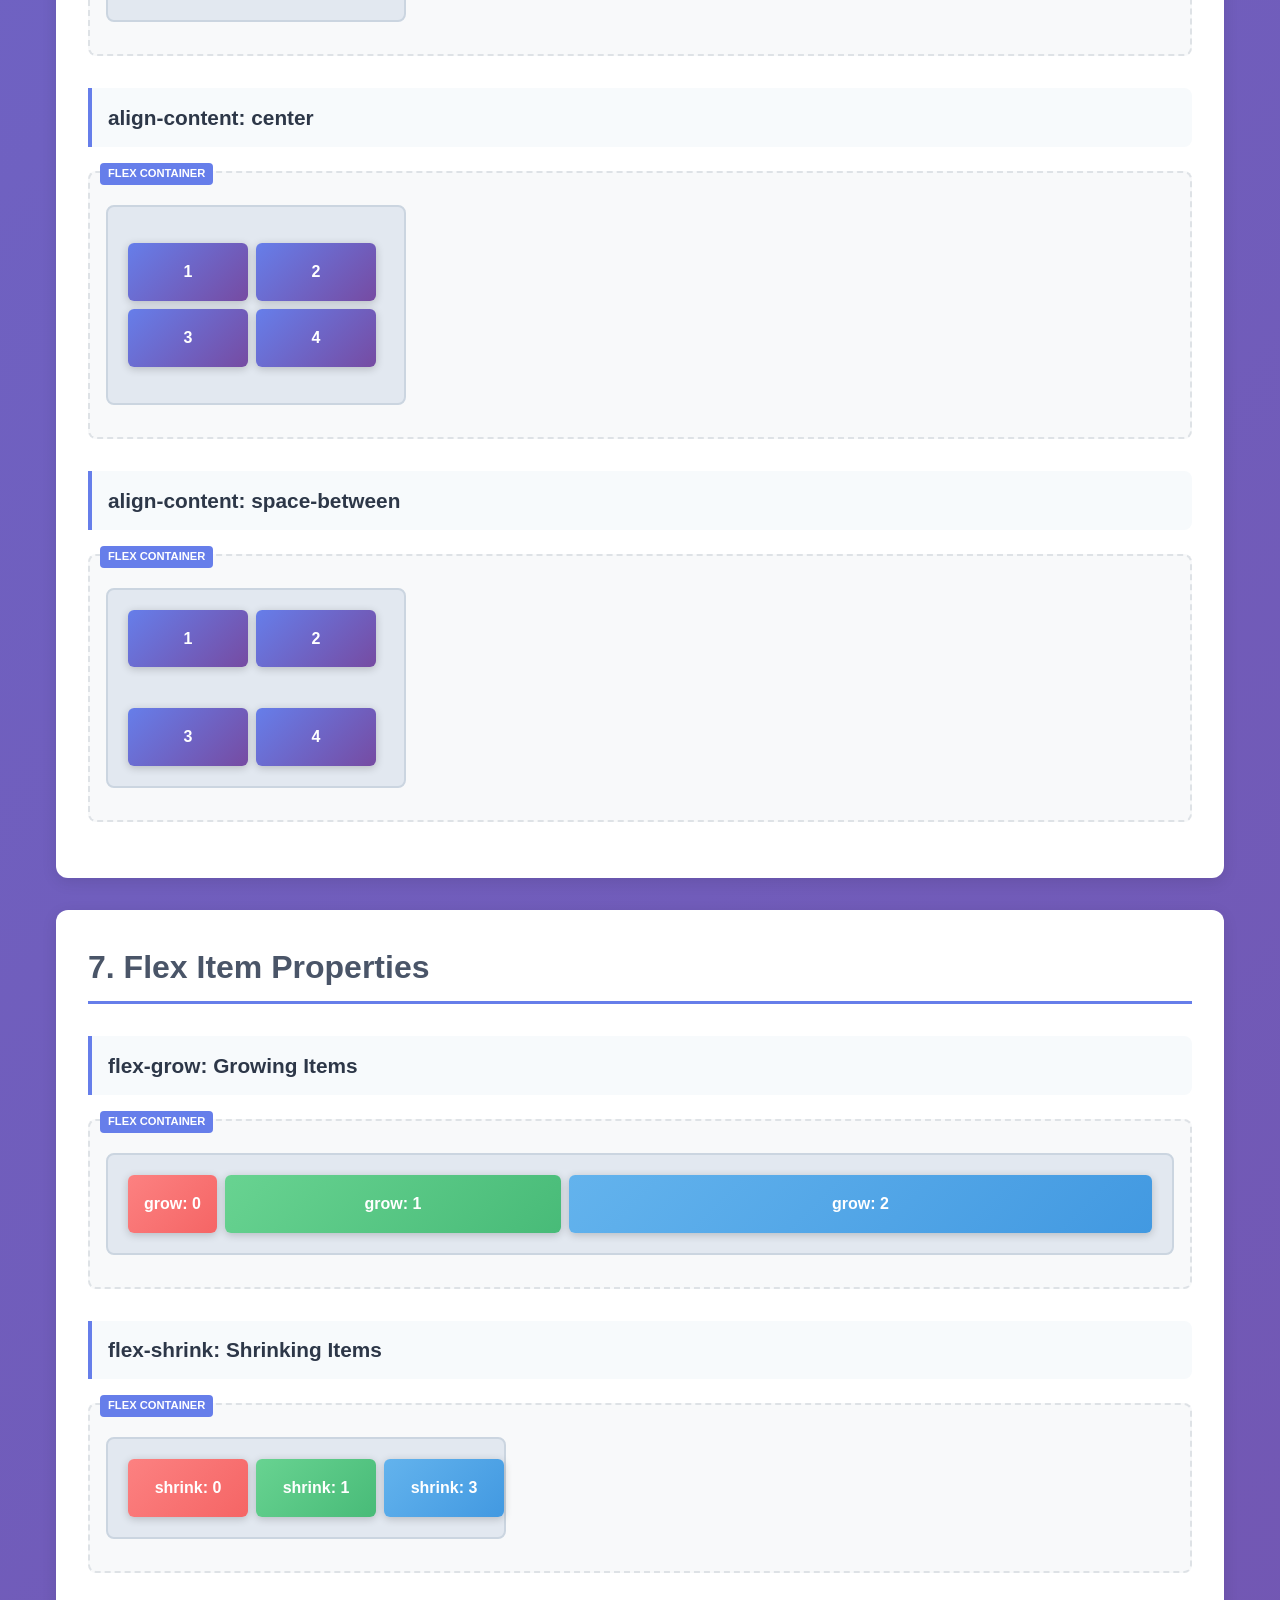
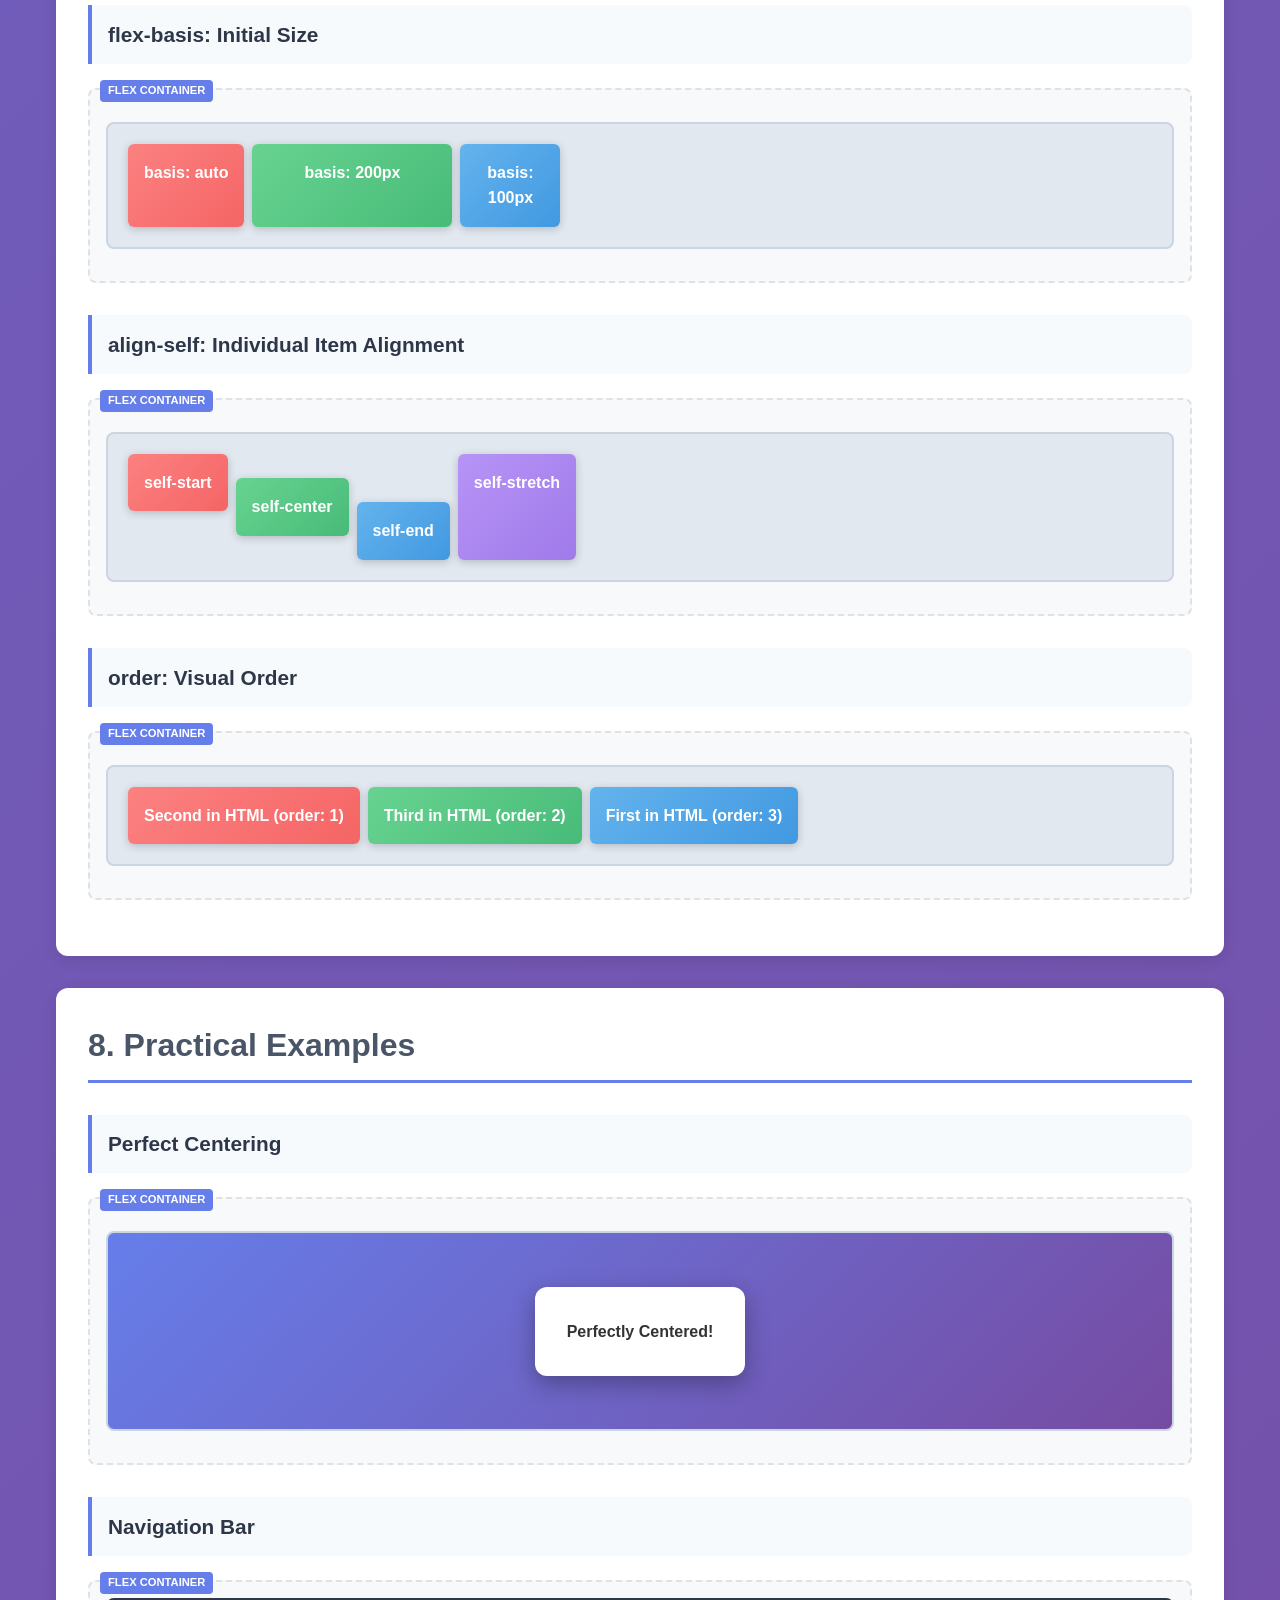
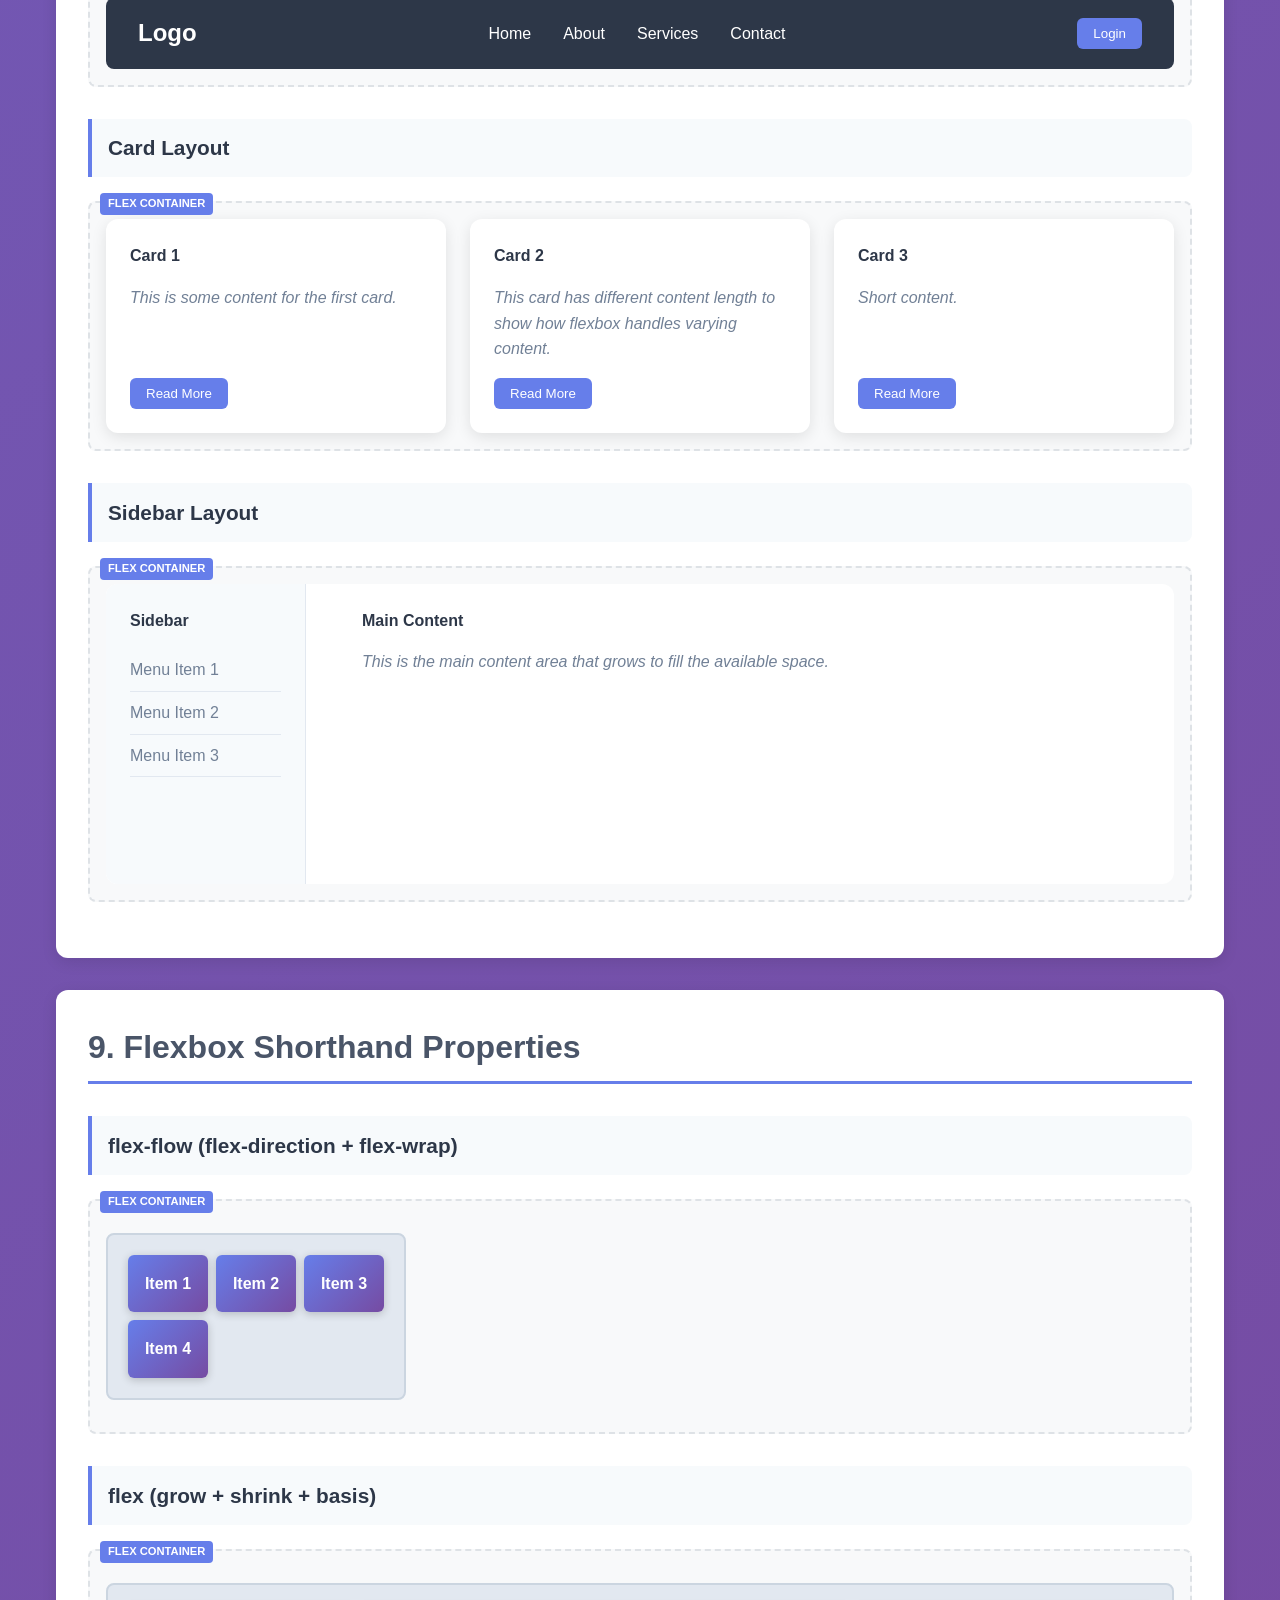
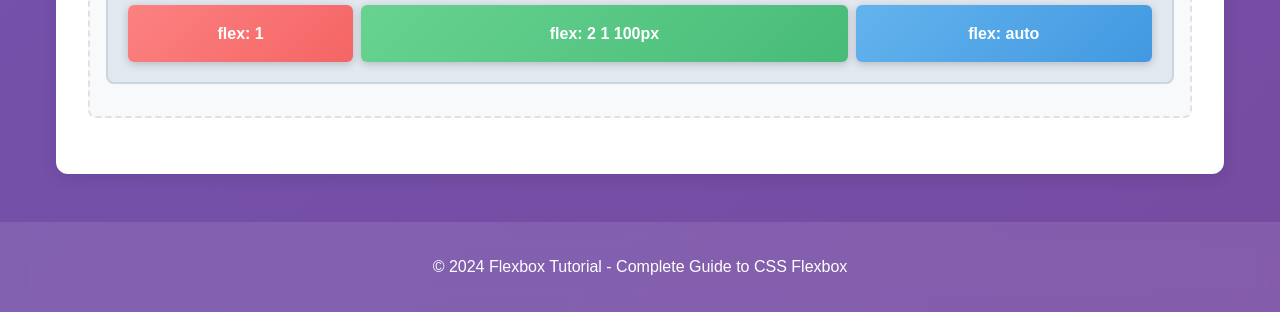
<file: flexbox-tutorial.html>
<!DOCTYPE html>
<html lang="en">

<head>
  <meta charset="UTF-8">
  <meta name="viewport" content="width=device-width, initial-scale=1.0">
  <title>Complete Flexbox Tutorial</title>
  <link rel="stylesheet" href="flexbox-styles.css">
</head>

<body>
  <header>
    <h1>Complete Flexbox Tutorial</h1>
    <p>A comprehensive guide to CSS Flexbox properties and concepts</p>
  </header>

  <main>
    <!-- SECTION 1: FLEX CONTAINER BASICS -->
    <section class="tutorial-section">
      <h2>1. Flex Container Basics</h2>

      <h3>display: flex</h3>
      <p>The foundation - turns any element into a flex container</p>
      <div class="example">
        <div class="flex-container basic-flex">
          <div class="flex-item">Item 1</div>
          <div class="flex-item">Item 2</div>
          <div class="flex-item">Item 3</div>
        </div>
      </div>
    </section>

    <!-- SECTION 2: FLEX-DIRECTION -->
    <section class="tutorial-section">
      <h2>2. flex-direction: Main Axis Control</h2>

      <h3>flex-direction: row (default)</h3>
      <div class="example">
        <div class="flex-container flex-row">
          <div class="flex-item">1</div>
          <div class="flex-item">2</div>
          <div class="flex-item">3</div>
        </div>
      </div>

      <h3>flex-direction: row-reverse</h3>
      <div class="example">
        <div class="flex-container flex-row-reverse">
          <div class="flex-item">1</div>
          <div class="flex-item">2</div>
          <div class="flex-item">3</div>
        </div>
      </div>

      <h3>flex-direction: column</h3>
      <div class="example">
        <div class="flex-container flex-column">
          <div class="flex-item">1</div>
          <div class="flex-item">2</div>
          <div class="flex-item">3</div>
        </div>
      </div>

      <h3>flex-direction: column-reverse</h3>
      <div class="example">
        <div class="flex-container flex-column-reverse">
          <div class="flex-item">1</div>
          <div class="flex-item">2</div>
          <div class="flex-item">3</div>
        </div>
      </div>
    </section>

    <!-- SECTION 3: JUSTIFY-CONTENT -->
    <section class="tutorial-section">
      <h2>3. justify-content: Main Axis Alignment</h2>

      <h3>justify-content: flex-start (default)</h3>
      <div class="example">
        <div class="flex-container justify-start">
          <div class="flex-item">1</div>
          <div class="flex-item">2</div>
          <div class="flex-item">3</div>
        </div>
      </div>

      <h3>justify-content: flex-end</h3>
      <div class="example">
        <div class="flex-container justify-end">
          <div class="flex-item">1</div>
          <div class="flex-item">2</div>
          <div class="flex-item">3</div>
        </div>
      </div>

      <h3>justify-content: center</h3>
      <div class="example">
        <div class="flex-container justify-center">
          <div class="flex-item">1</div>
          <div class="flex-item">2</div>
          <div class="flex-item">3</div>
        </div>
      </div>

      <h3>justify-content: space-between</h3>
      <div class="example">
        <div class="flex-container justify-between">
          <div class="flex-item">1</div>
          <div class="flex-item">2</div>
          <div class="flex-item">3</div>
        </div>
      </div>

      <h3>justify-content: space-around</h3>
      <div class="example">
        <div class="flex-container justify-around">
          <div class="flex-item">1</div>
          <div class="flex-item">2</div>
          <div class="flex-item">3</div>
        </div>
      </div>

      <h3>justify-content: space-evenly</h3>
      <div class="example">
        <div class="flex-container justify-evenly">
          <div class="flex-item">1</div>
          <div class="flex-item">2</div>
          <div class="flex-item">3</div>
        </div>
      </div>
    </section>

    <!-- SECTION 4: ALIGN-ITEMS -->
    <section class="tutorial-section">
      <h2>4. align-items: Cross Axis Alignment</h2>

      <h3>align-items: stretch (default)</h3>
      <div class="example">
        <div class="flex-container tall-container align-stretch">
          <div class="flex-item">1</div>
          <div class="flex-item">2</div>
          <div class="flex-item">3</div>
        </div>
      </div>

      <h3>align-items: flex-start</h3>
      <div class="example">
        <div class="flex-container tall-container align-start">
          <div class="flex-item">1</div>
          <div class="flex-item">2</div>
          <div class="flex-item">3</div>
        </div>
      </div>

      <h3>align-items: flex-end</h3>
      <div class="example">
        <div class="flex-container tall-container align-end">
          <div class="flex-item">1</div>
          <div class="flex-item">2</div>
          <div class="flex-item">3</div>
        </div>
      </div>

      <h3>align-items: center</h3>
      <div class="example">
        <div class="flex-container tall-container align-center">
          <div class="flex-item">1</div>
          <div class="flex-item">2</div>
          <div class="flex-item">3</div>
        </div>
      </div>

      <h3>align-items: baseline</h3>
      <div class="example">
        <div class="flex-container tall-container align-baseline">
          <div class="flex-item" style="font-size: 12px;">Small</div>
          <div class="flex-item" style="font-size: 24px;">Large</div>
          <div class="flex-item" style="font-size: 18px;">Medium</div>
        </div>
      </div>
    </section>

    <!-- SECTION 5: FLEX-WRAP -->
    <section class="tutorial-section">
      <h2>5. flex-wrap: Wrapping Control</h2>

      <h3>flex-wrap: nowrap (default)</h3>
      <div class="example">
        <div class="flex-container narrow-container wrap-nowrap">
          <div class="flex-item wide-item">Item 1</div>
          <div class="flex-item wide-item">Item 2</div>
          <div class="flex-item wide-item">Item 3</div>
          <div class="flex-item wide-item">Item 4</div>
        </div>
      </div>

      <h3>flex-wrap: wrap</h3>
      <div class="example">
        <div class="flex-container narrow-container wrap-wrap">
          <div class="flex-item wide-item">Item 1</div>
          <div class="flex-item wide-item">Item 2</div>
          <div class="flex-item wide-item">Item 3</div>
          <div class="flex-item wide-item">Item 4</div>
        </div>
      </div>

      <h3>flex-wrap: wrap-reverse</h3>
      <div class="example">
        <div class="flex-container narrow-container wrap-reverse">
          <div class="flex-item wide-item">Item 1</div>
          <div class="flex-item wide-item">Item 2</div>
          <div class="flex-item wide-item">Item 3</div>
          <div class="flex-item wide-item">Item 4</div>
        </div>
      </div>
    </section>

    <!-- SECTION 6: ALIGN-CONTENT -->
    <section class="tutorial-section">
      <h2>6. align-content: Multi-line Cross Axis Alignment</h2>

      <h3>align-content: stretch (default)</h3>
      <div class="example">
        <div class="flex-container tall-narrow-container wrap-wrap content-stretch">
          <div class="flex-item wide-item">1</div>
          <div class="flex-item wide-item">2</div>
          <div class="flex-item wide-item">3</div>
          <div class="flex-item wide-item">4</div>
        </div>
      </div>

      <h3>align-content: flex-start</h3>
      <div class="example">
        <div class="flex-container tall-narrow-container wrap-wrap content-start">
          <div class="flex-item wide-item">1</div>
          <div class="flex-item wide-item">2</div>
          <div class="flex-item wide-item">3</div>
          <div class="flex-item wide-item">4</div>
        </div>
      </div>

      <h3>align-content: center</h3>
      <div class="example">
        <div class="flex-container tall-narrow-container wrap-wrap content-center">
          <div class="flex-item wide-item">1</div>
          <div class="flex-item wide-item">2</div>
          <div class="flex-item wide-item">3</div>
          <div class="flex-item wide-item">4</div>
        </div>
      </div>

      <h3>align-content: space-between</h3>
      <div class="example">
        <div class="flex-container tall-narrow-container wrap-wrap content-between">
          <div class="flex-item wide-item">1</div>
          <div class="flex-item wide-item">2</div>
          <div class="flex-item wide-item">3</div>
          <div class="flex-item wide-item">4</div>
        </div>
      </div>
    </section>

    <!-- SECTION 7: FLEX ITEM PROPERTIES -->
    <section class="tutorial-section">
      <h2>7. Flex Item Properties</h2>

      <h3>flex-grow: Growing Items</h3>
      <div class="example">
        <div class="flex-container">
          <div class="flex-item grow-0">grow: 0</div>
          <div class="flex-item grow-1">grow: 1</div>
          <div class="flex-item grow-2">grow: 2</div>
        </div>
      </div>

      <h3>flex-shrink: Shrinking Items</h3>
      <div class="example">
        <div class="flex-container narrow-container">
          <div class="flex-item wide-item shrink-0">shrink: 0</div>
          <div class="flex-item wide-item shrink-1">shrink: 1</div>
          <div class="flex-item wide-item shrink-3">shrink: 3</div>
        </div>
      </div>

      <h3>flex-basis: Initial Size</h3>
      <div class="example">
        <div class="flex-container">
          <div class="flex-item basis-auto">basis: auto</div>
          <div class="flex-item basis-200">basis: 200px</div>
          <div class="flex-item basis-100">basis: 100px</div>
        </div>
      </div>

      <h3>align-self: Individual Item Alignment</h3>
      <div class="example">
        <div class="flex-container tall-container">
          <div class="flex-item self-start">self-start</div>
          <div class="flex-item self-center">self-center</div>
          <div class="flex-item self-end">self-end</div>
          <div class="flex-item self-stretch">self-stretch</div>
        </div>
      </div>

      <h3>order: Visual Order</h3>
      <div class="example">
        <div class="flex-container">
          <div class="flex-item order-3">First in HTML (order: 3)</div>
          <div class="flex-item order-1">Second in HTML (order: 1)</div>
          <div class="flex-item order-2">Third in HTML (order: 2)</div>
        </div>
      </div>
    </section>

    <!-- SECTION 8: PRACTICAL EXAMPLES -->
    <section class="tutorial-section">
      <h2>8. Practical Examples</h2>

      <h3>Perfect Centering</h3>
      <div class="example">
        <div class="flex-container perfect-center">
          <div class="flex-item">Perfectly Centered!</div>
        </div>
      </div>

      <h3>Navigation Bar</h3>
      <div class="example">
        <nav class="navbar">
          <div class="logo">Logo</div>
          <ul class="nav-links">
            <li><a href="#">Home</a></li>
            <li><a href="#">About</a></li>
            <li><a href="#">Services</a></li>
            <li><a href="#">Contact</a></li>
          </ul>
          <div class="nav-actions">
            <button>Login</button>
          </div>
        </nav>
      </div>

      <h3>Card Layout</h3>
      <div class="example">
        <div class="card-container">
          <div class="card">
            <h4>Card 1</h4>
            <p>This is some content for the first card.</p>
            <button>Read More</button>
          </div>
          <div class="card">
            <h4>Card 2</h4>
            <p>This card has different content length to show how flexbox handles varying content.</p>
            <button>Read More</button>
          </div>
          <div class="card">
            <h4>Card 3</h4>
            <p>Short content.</p>
            <button>Read More</button>
          </div>
        </div>
      </div>

      <h3>Sidebar Layout</h3>
      <div class="example">
        <div class="layout-container">
          <aside class="sidebar">
            <h4>Sidebar</h4>
            <ul>
              <li>Menu Item 1</li>
              <li>Menu Item 2</li>
              <li>Menu Item 3</li>
            </ul>
          </aside>
          <main class="main-content">
            <h4>Main Content</h4>
            <p>This is the main content area that grows to fill the available space.</p>
          </main>
        </div>
      </div>
    </section>

    <!-- SECTION 9: FLEXBOX SHORTHAND -->
    <section class="tutorial-section">
      <h2>9. Flexbox Shorthand Properties</h2>

      <h3>flex-flow (flex-direction + flex-wrap)</h3>
      <div class="example">
        <div class="flex-container flex-flow-demo">
          <div class="flex-item">Item 1</div>
          <div class="flex-item">Item 2</div>
          <div class="flex-item">Item 3</div>
          <div class="flex-item">Item 4</div>
        </div>
      </div>

      <h3>flex (grow + shrink + basis)</h3>
      <div class="example">
        <div class="flex-container">
          <div class="flex-item flex-shorthand-1">flex: 1</div>
          <div class="flex-item flex-shorthand-2">flex: 2 1 100px</div>
          <div class="flex-item flex-shorthand-auto">flex: auto</div>
        </div>
      </div>
    </section>
  </main>

  <footer>
    <p>&copy; 2024 Flexbox Tutorial - Complete Guide to CSS Flexbox</p>
  </footer>
</body>

</html>
</file>
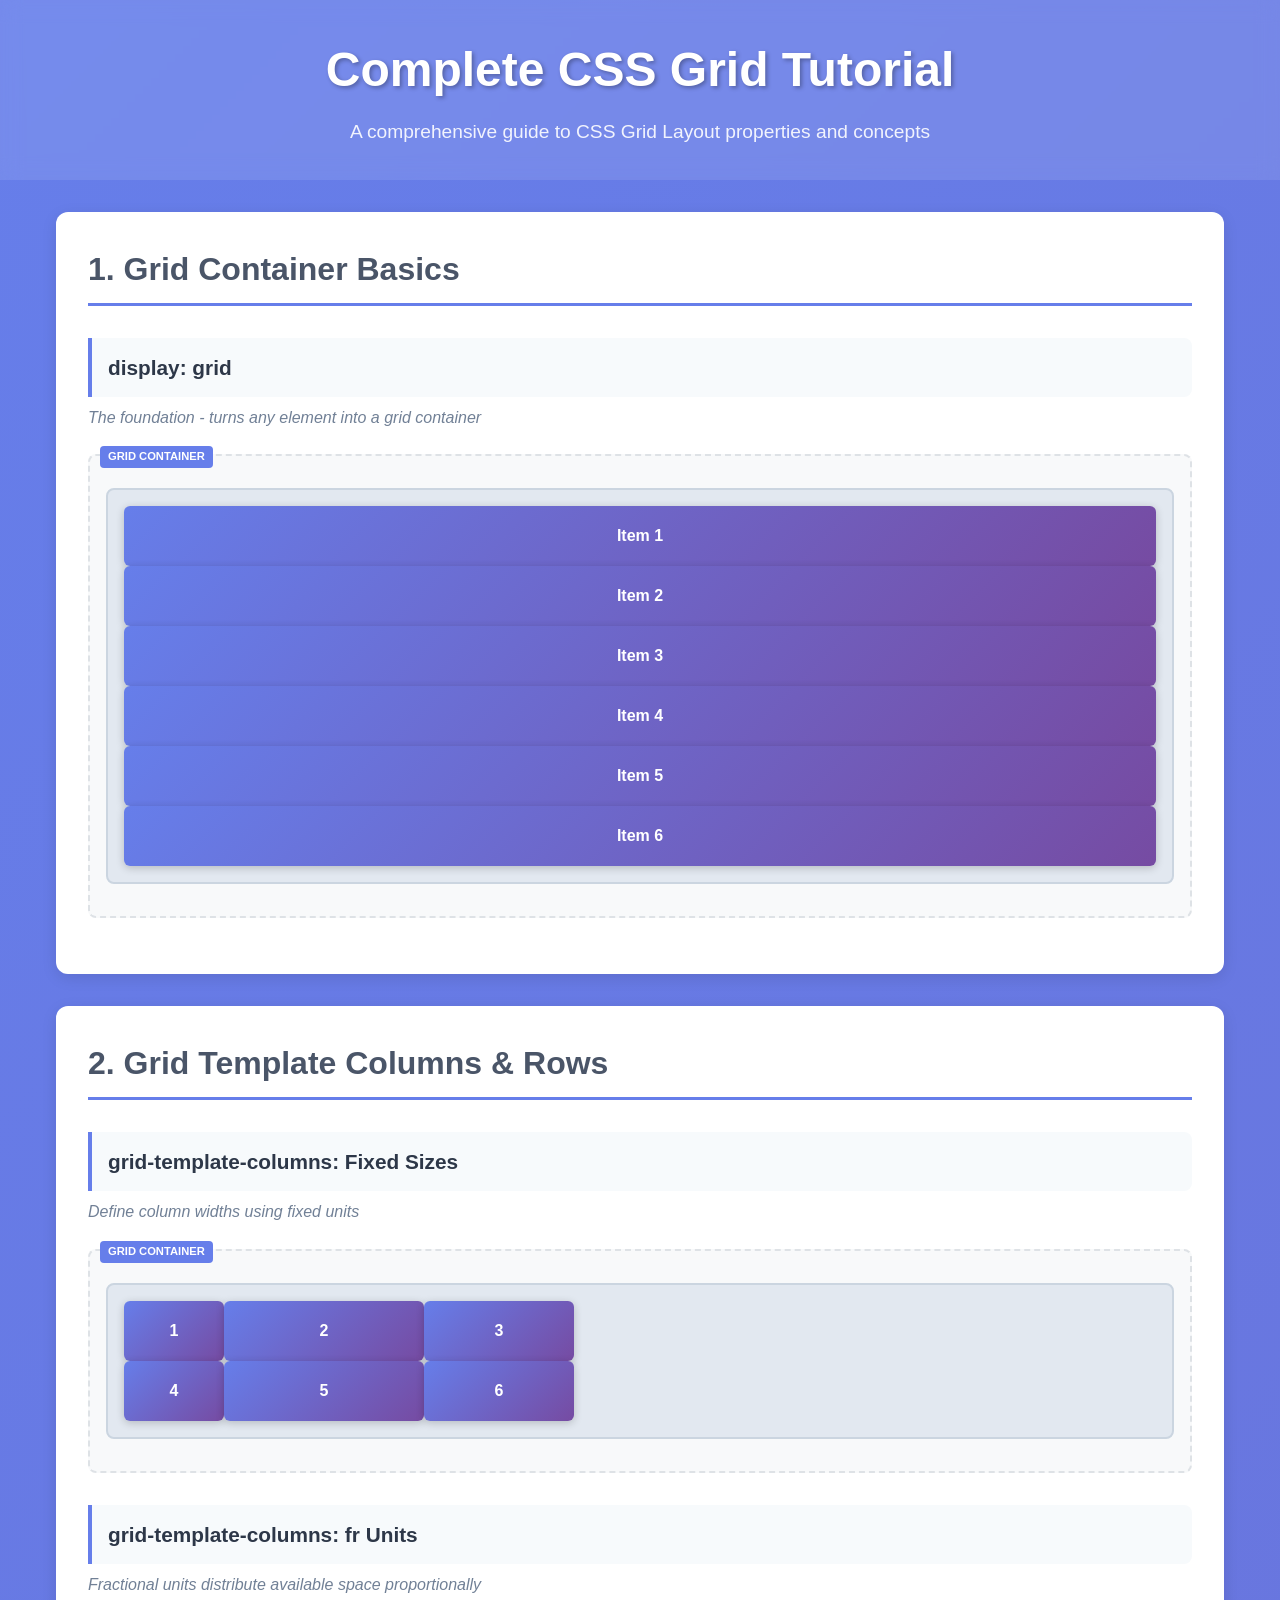
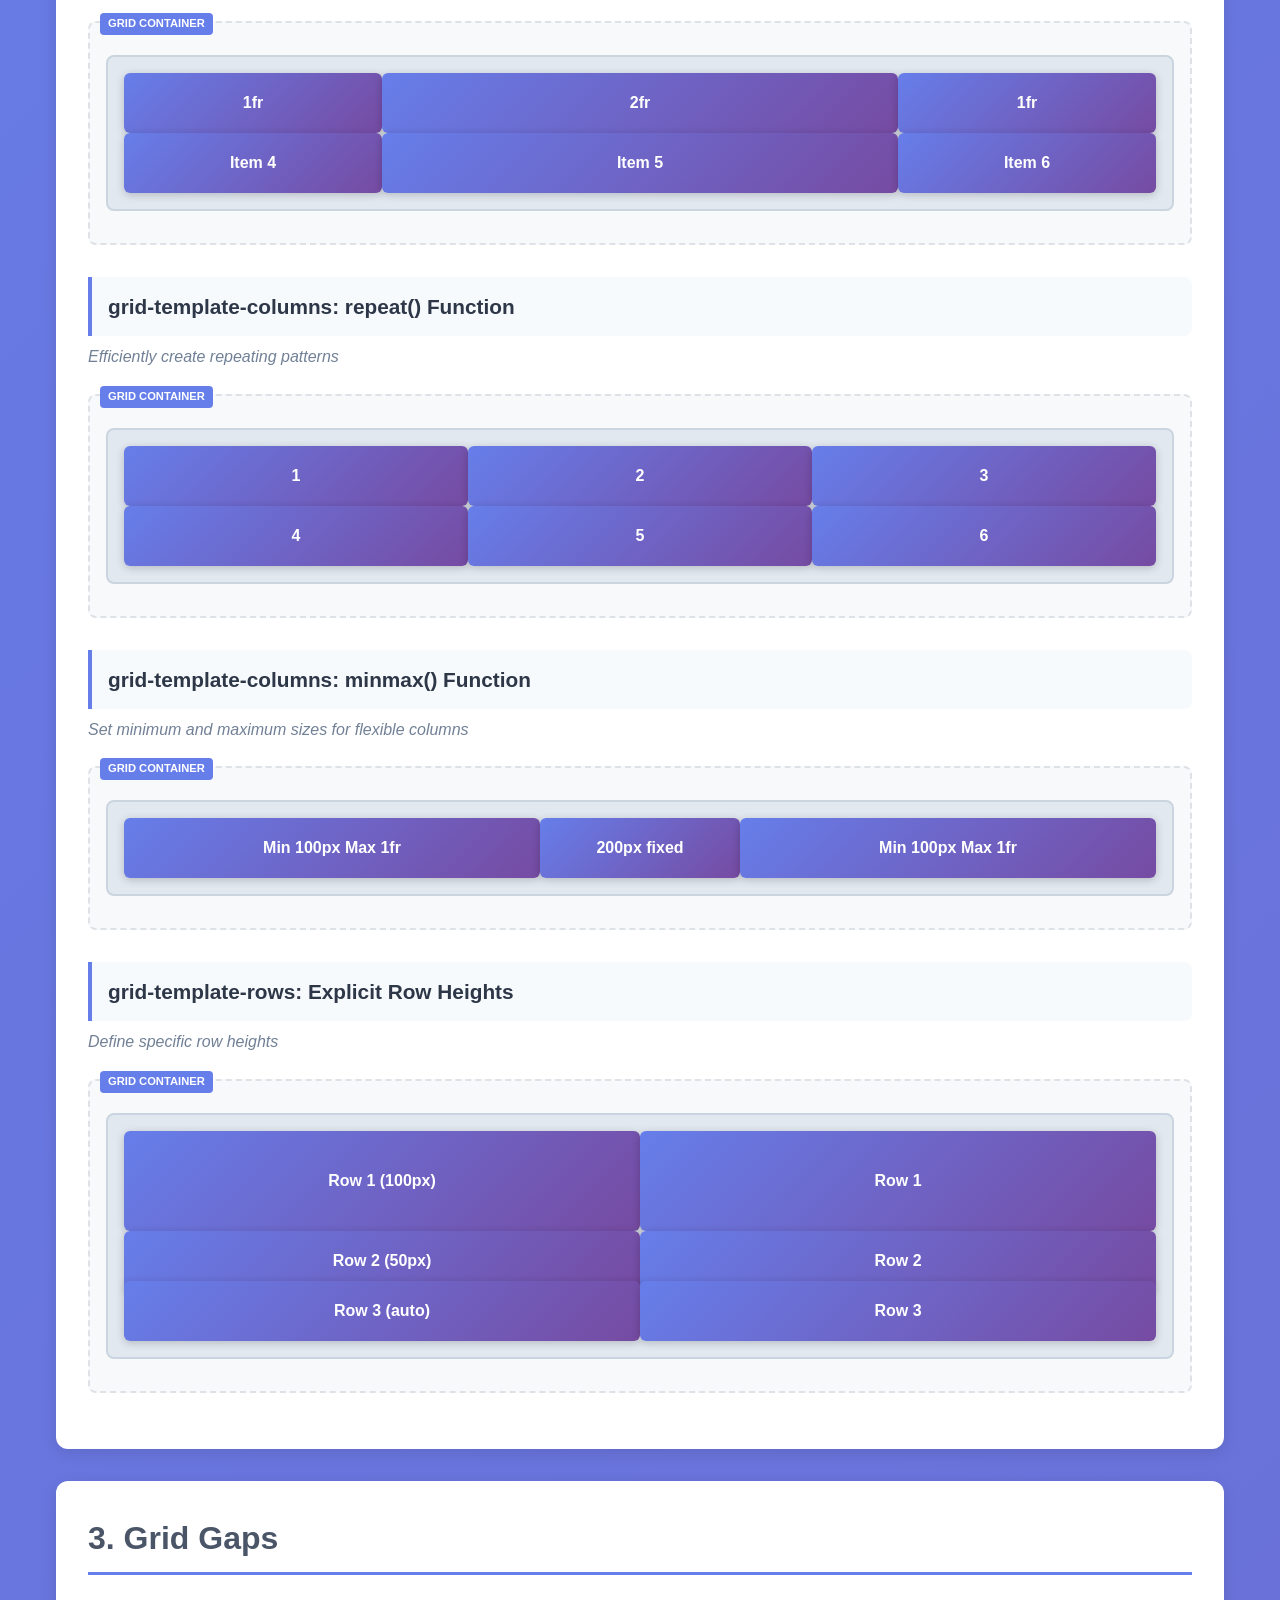
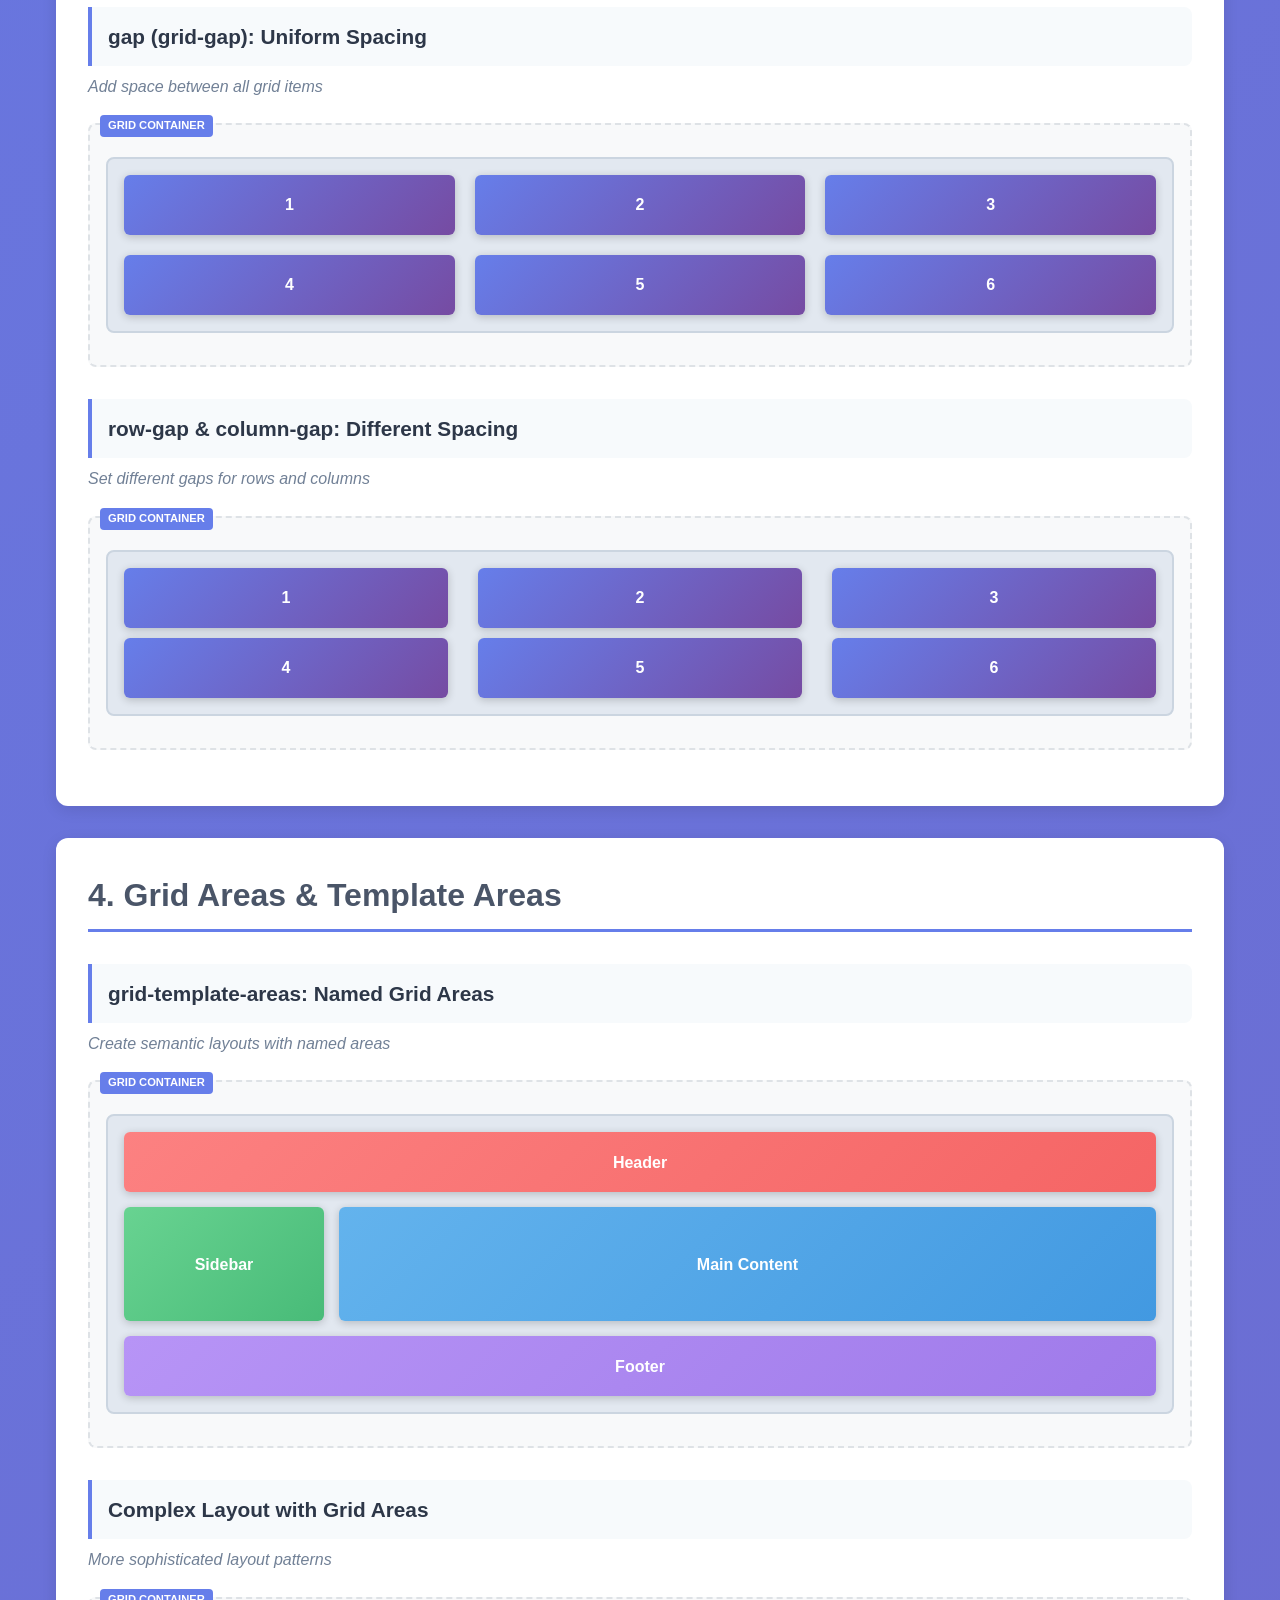
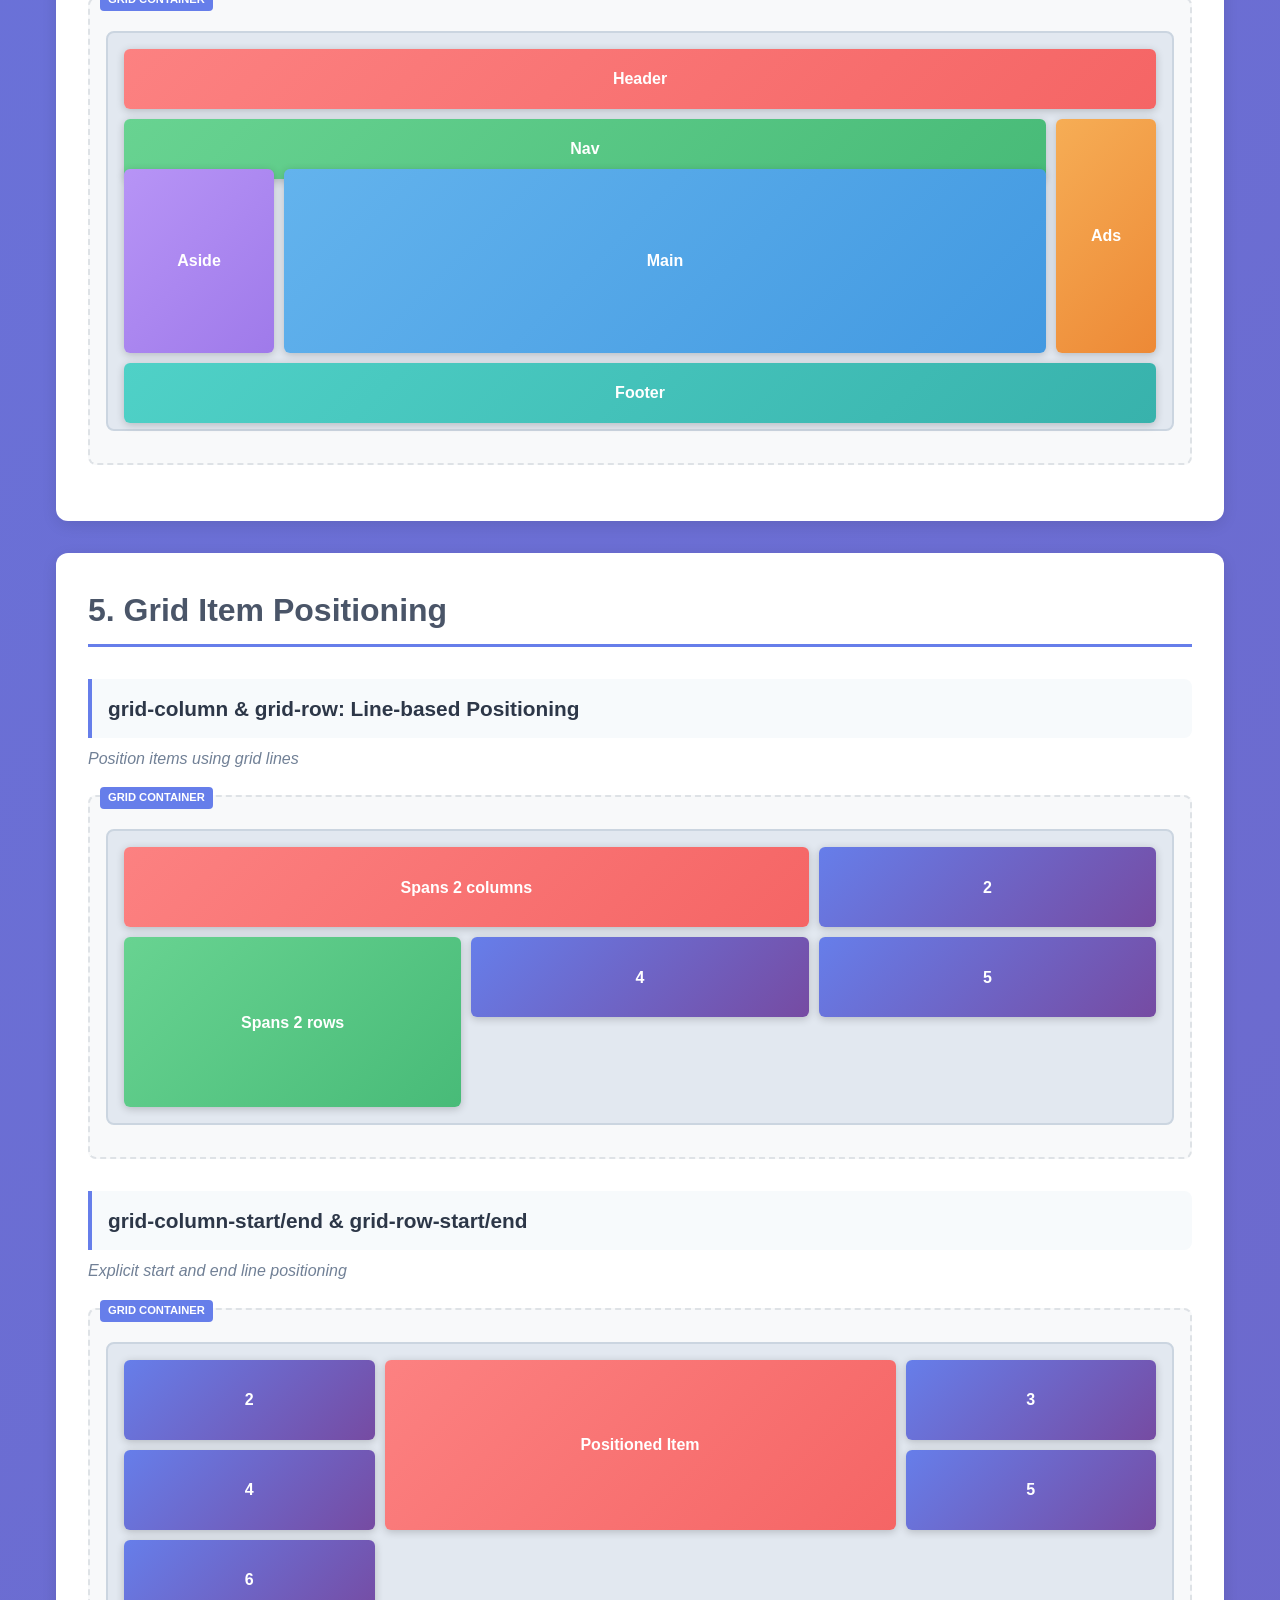
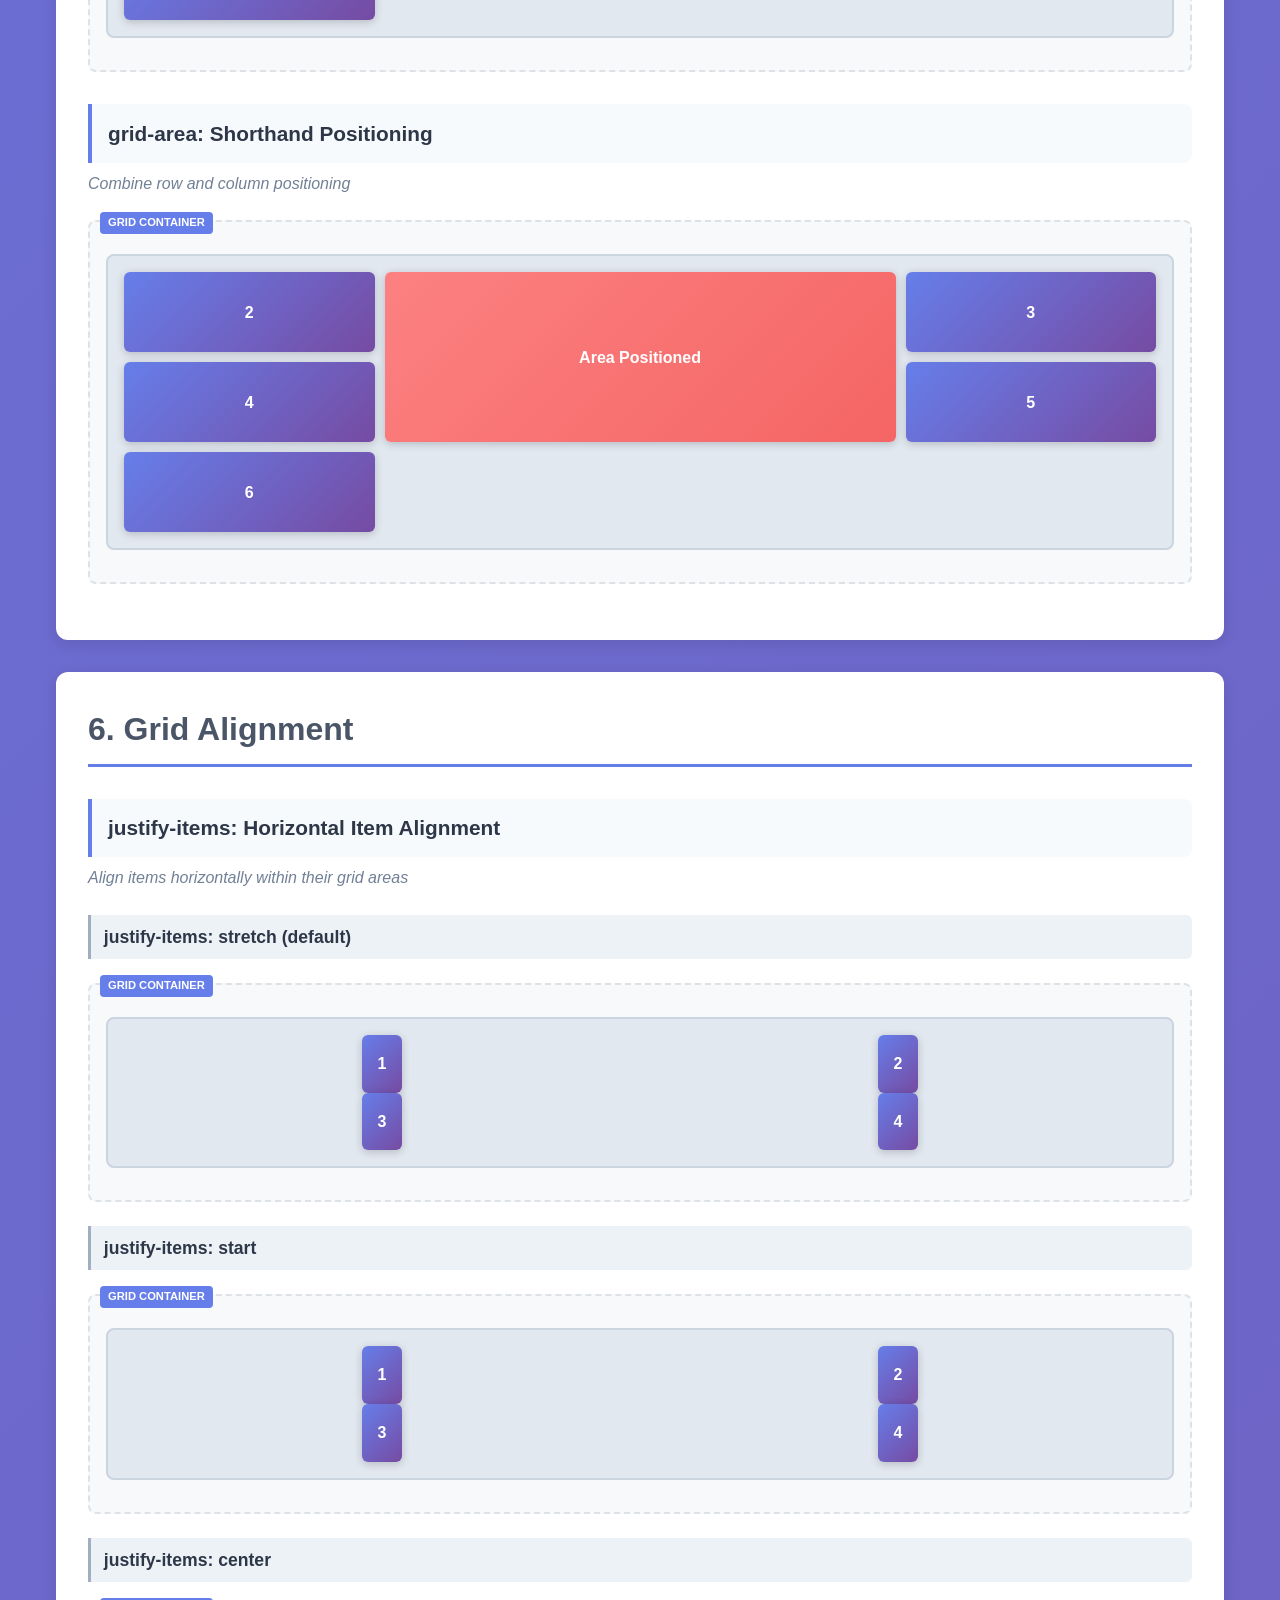
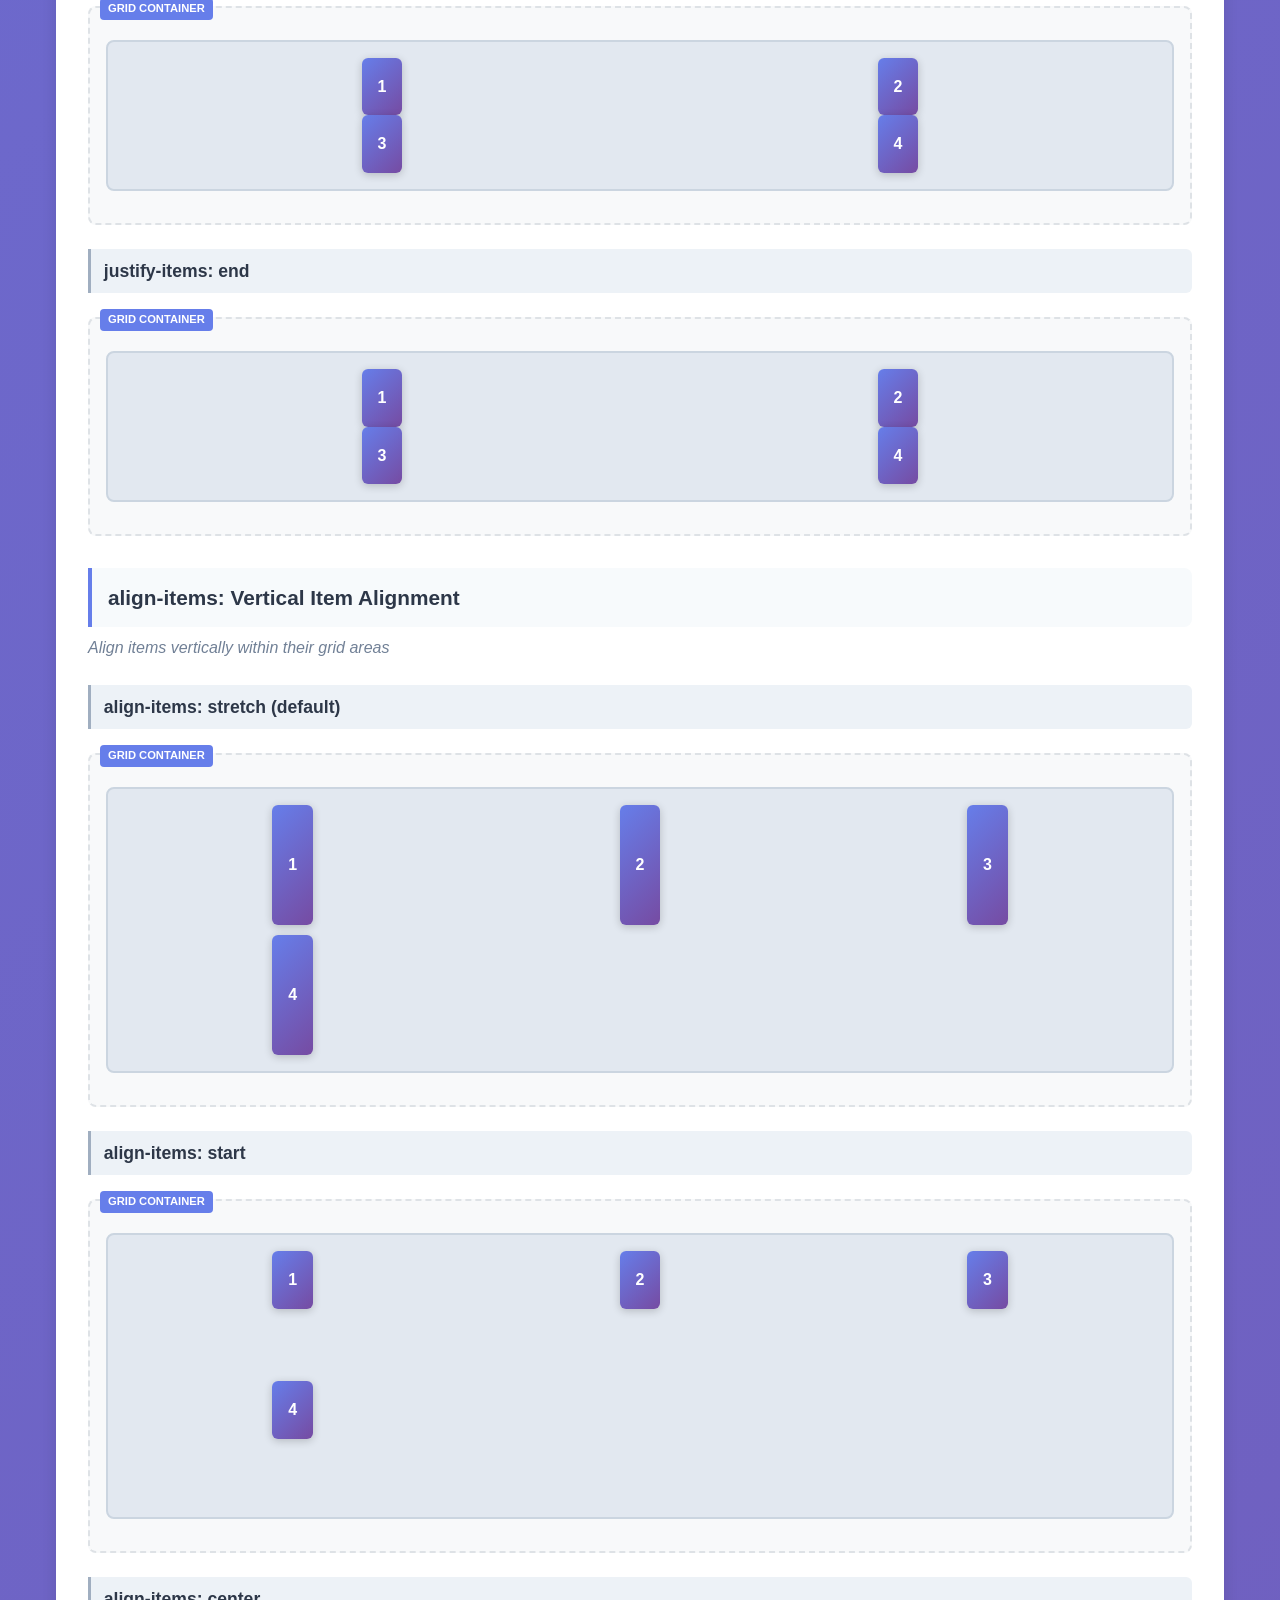
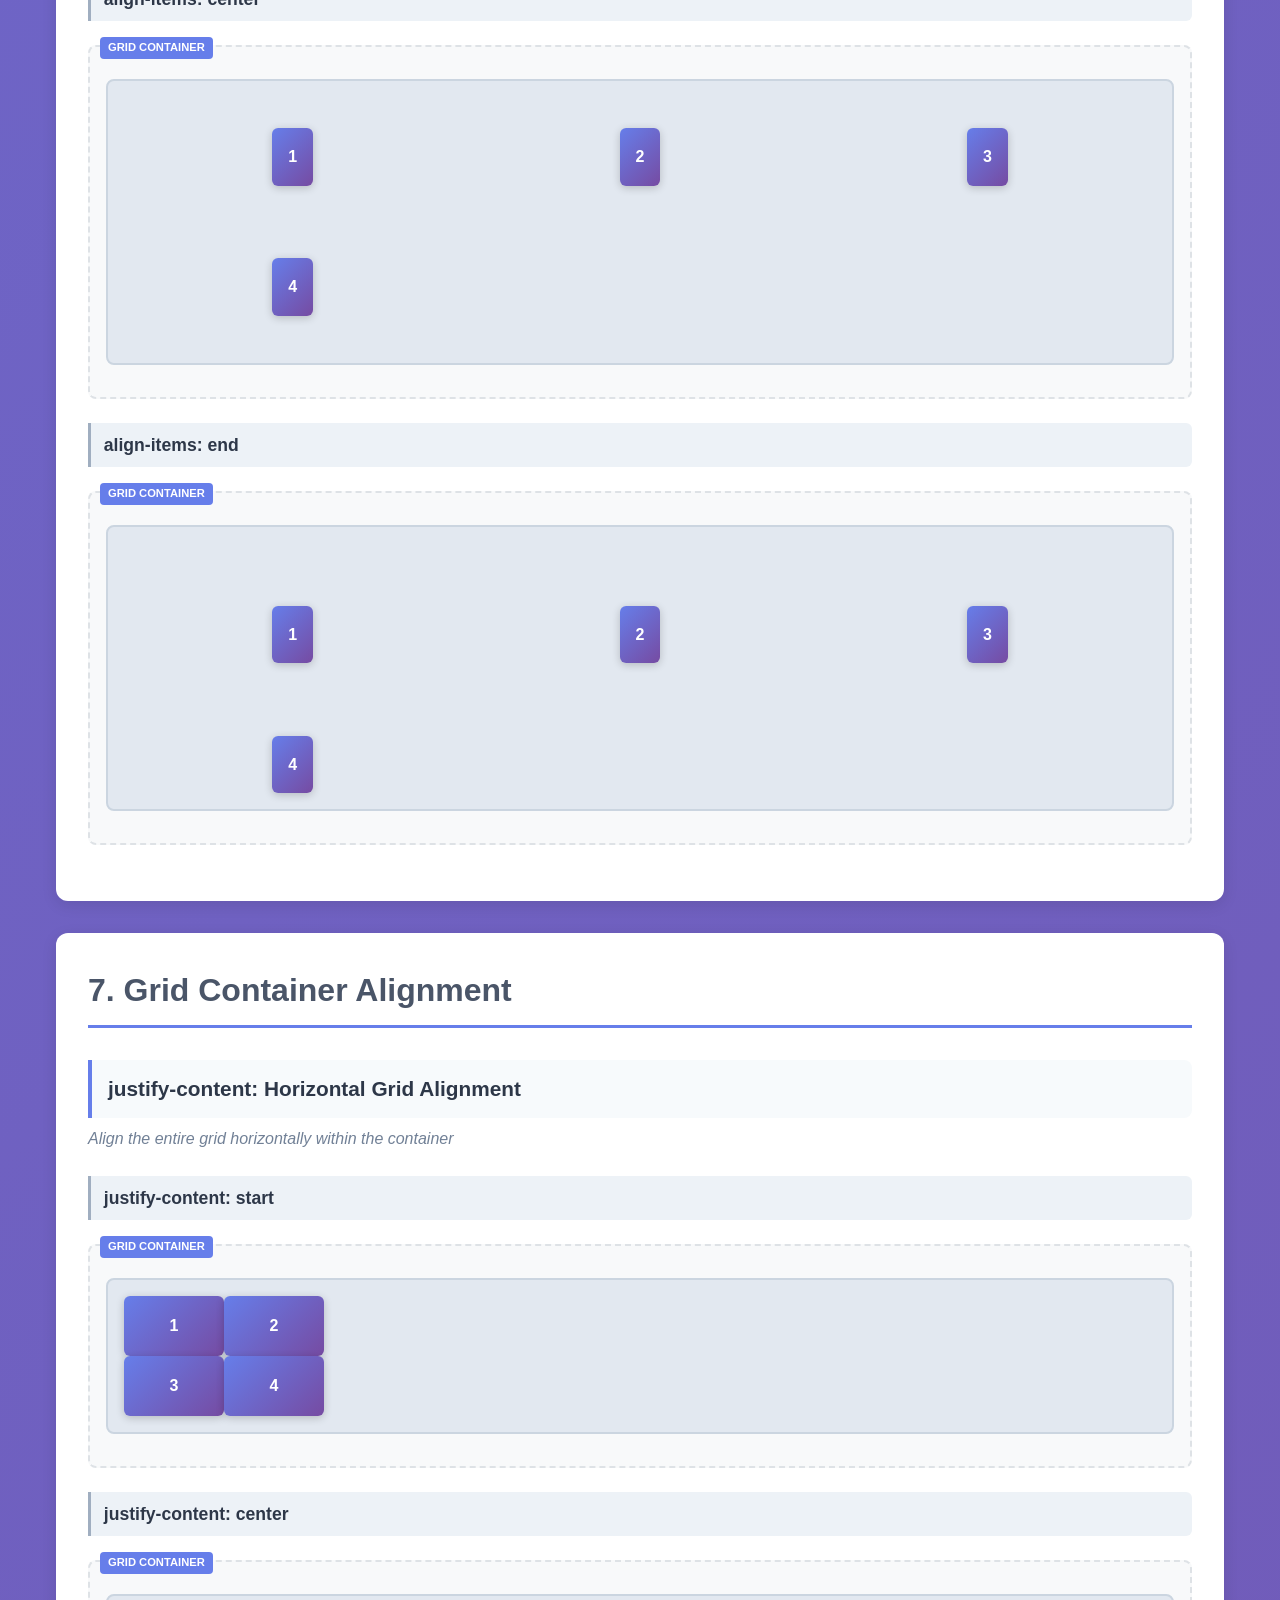
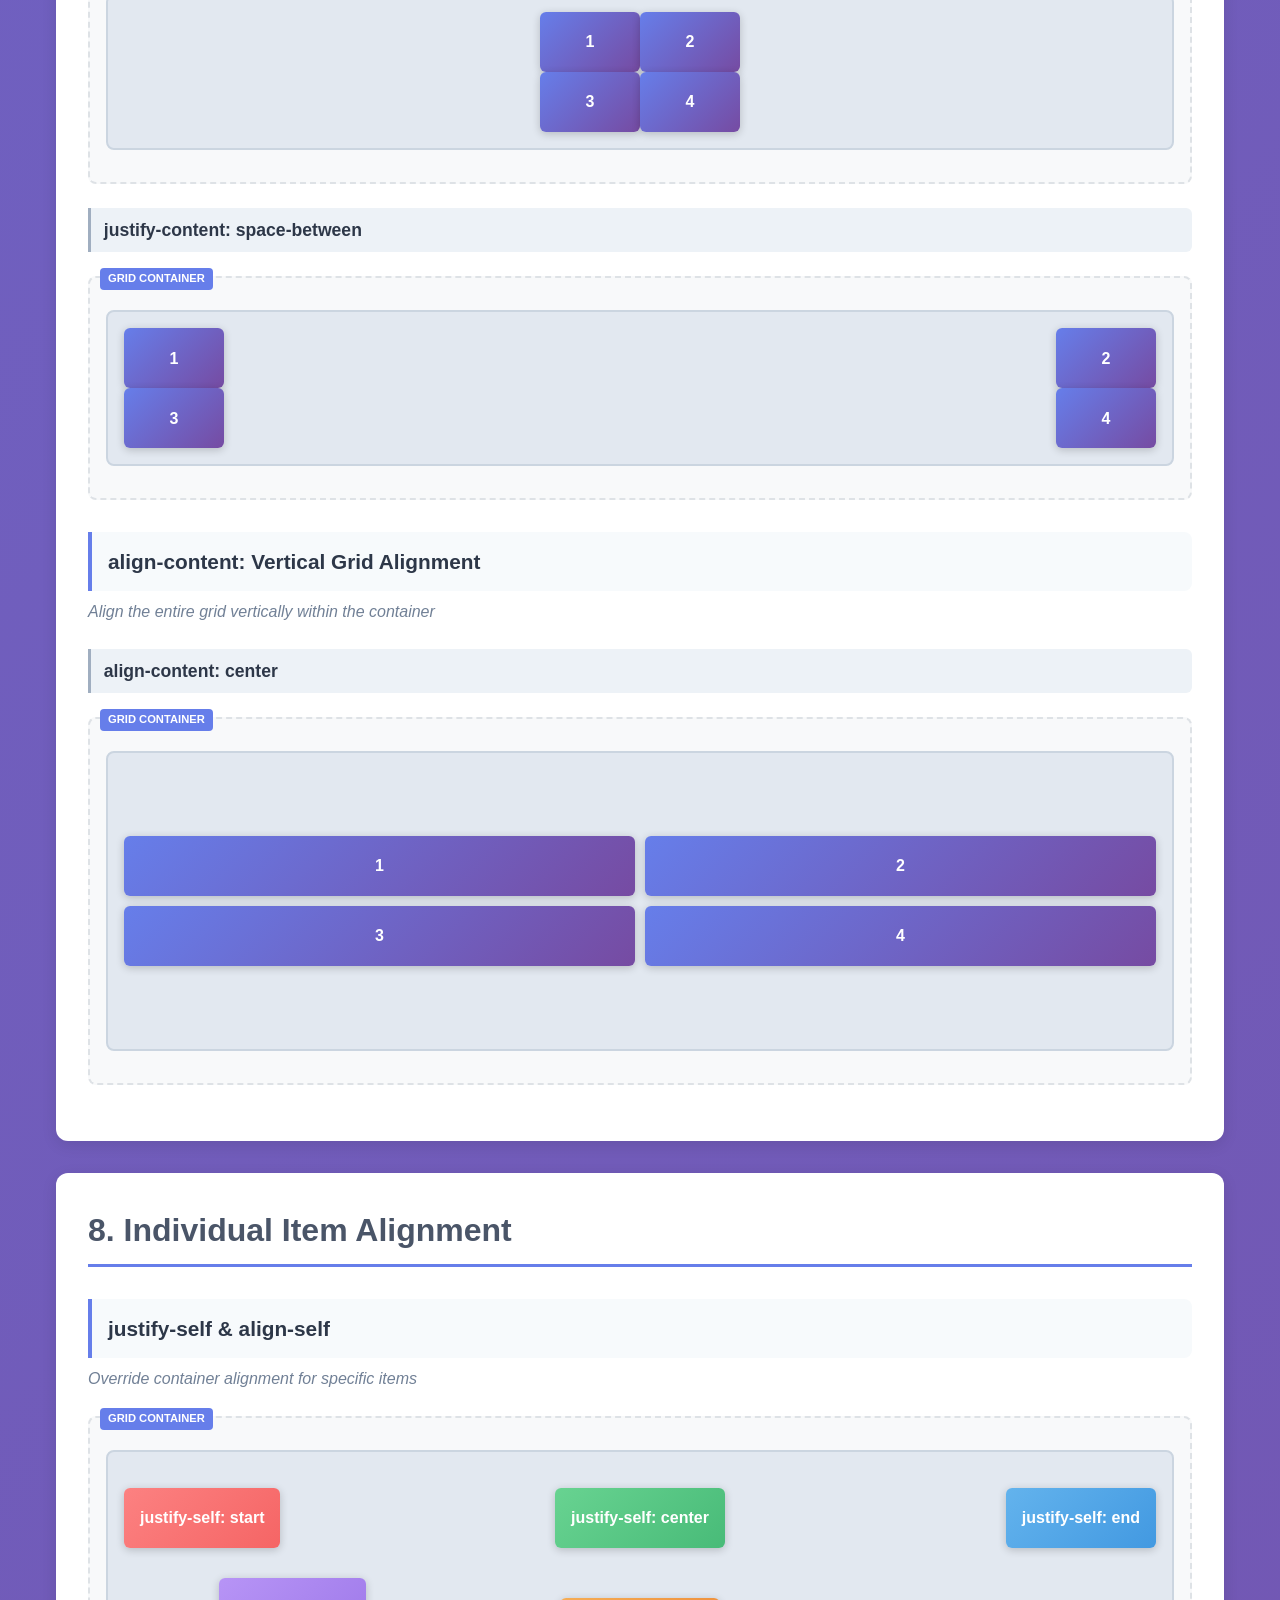
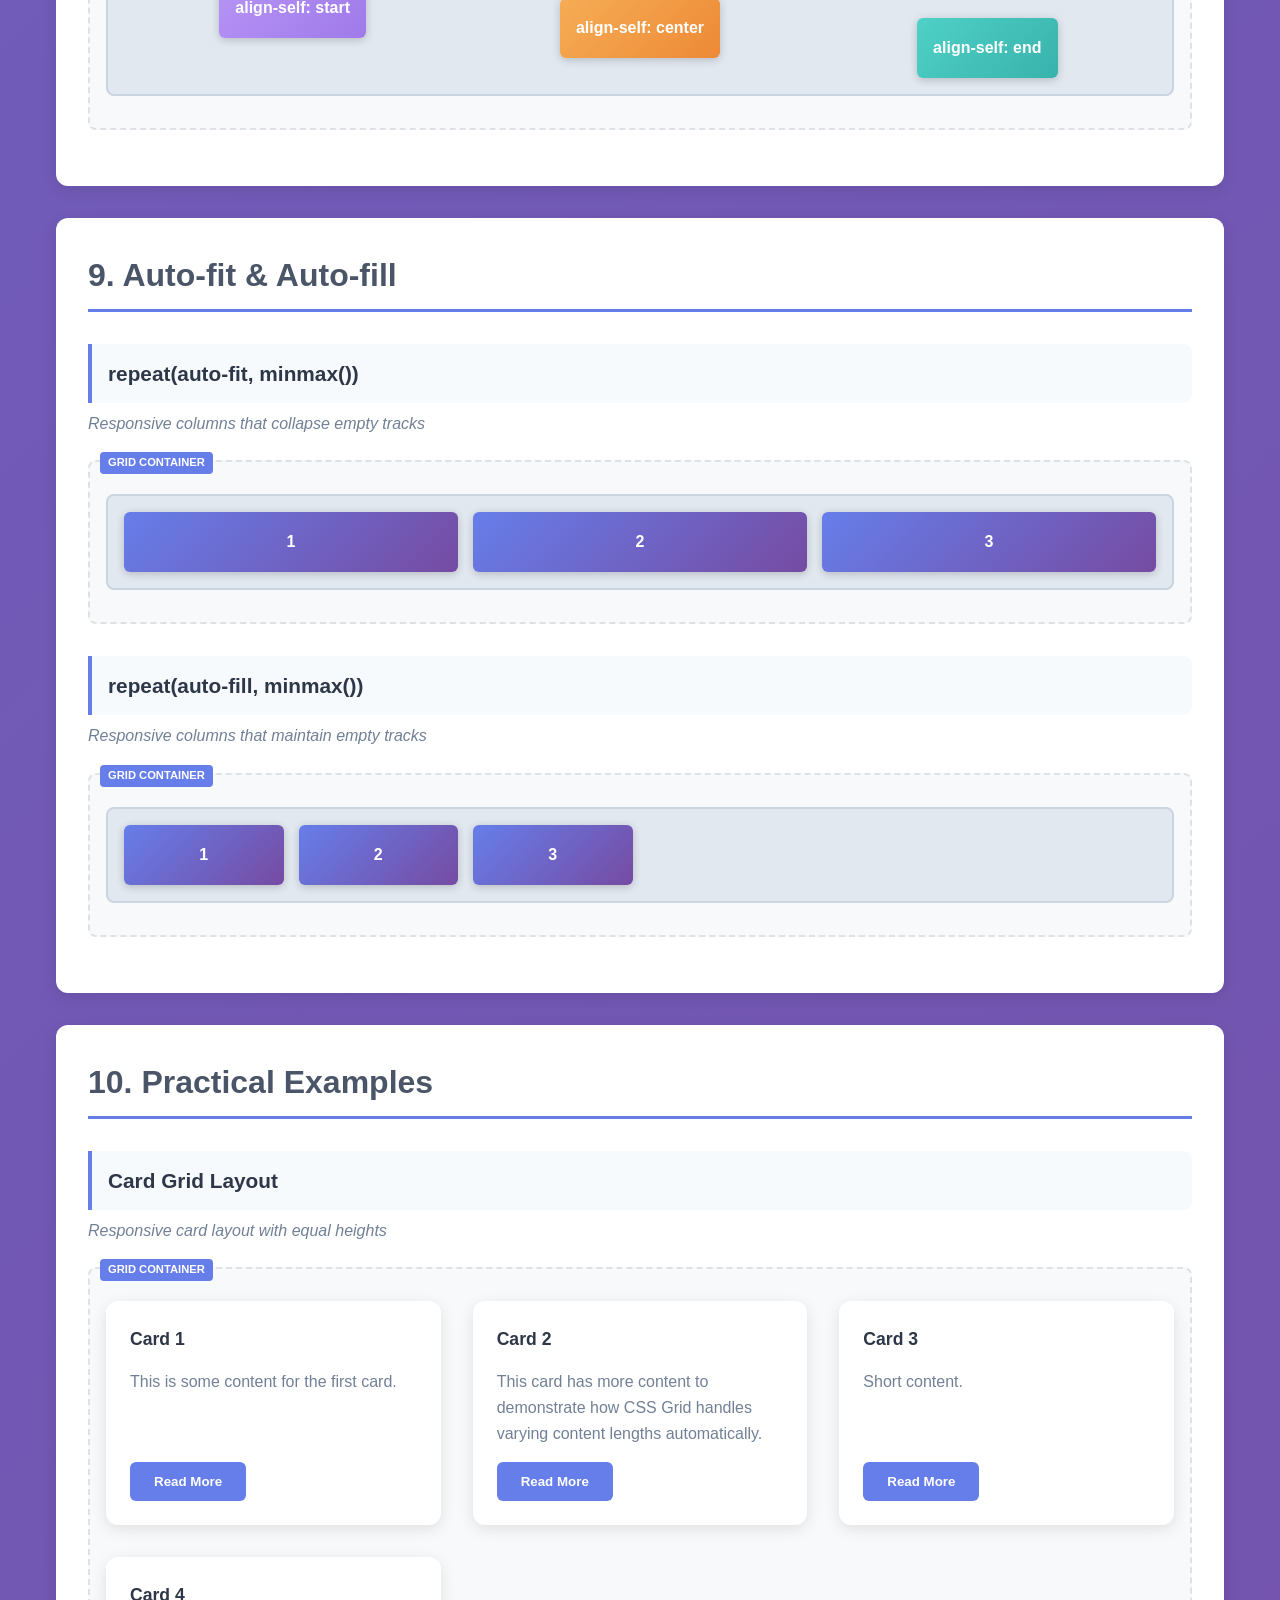
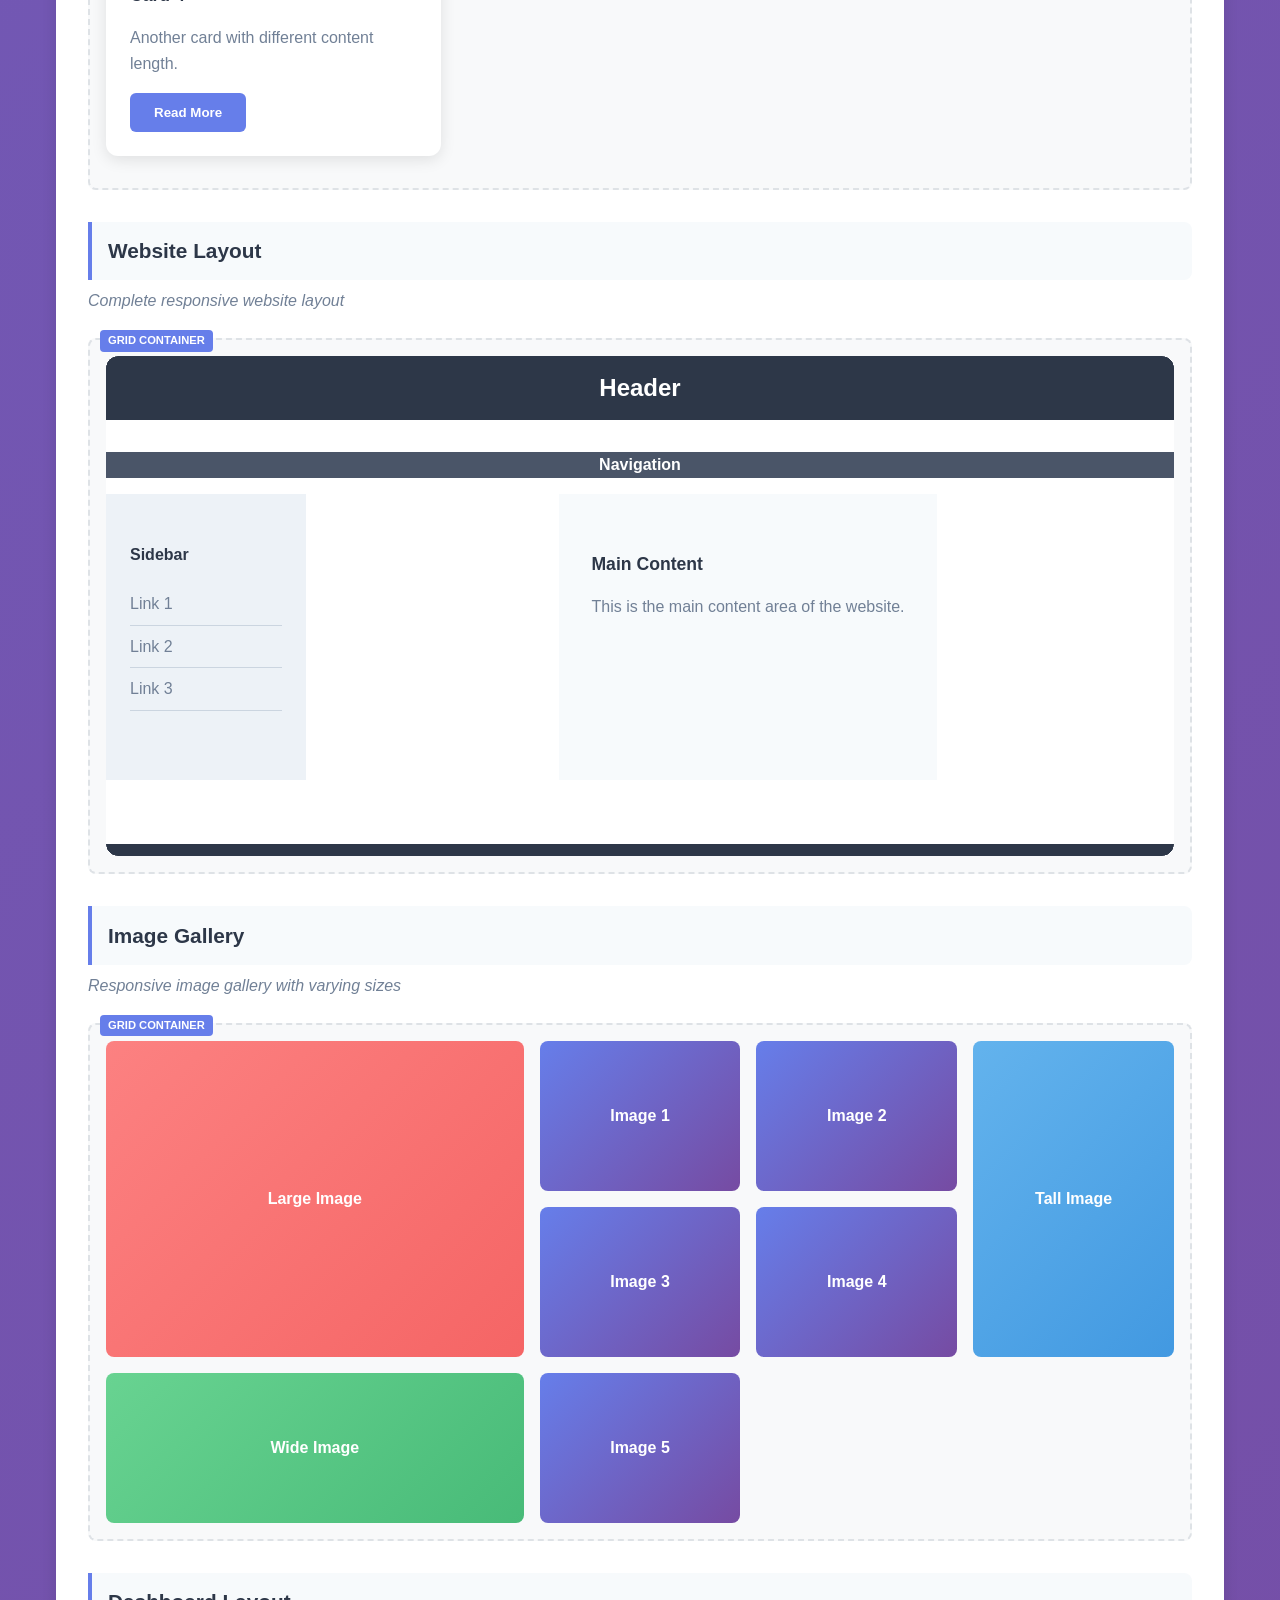
<file: grid-tutorial.html>
<!DOCTYPE html>
<html lang="en">

<head>
  <meta charset="UTF-8">
  <meta name="viewport" content="width=device-width, initial-scale=1.0">
  <title>Complete CSS Grid Tutorial</title>
  <link rel="stylesheet" href="grid-styles.css">
</head>

<body>
  <header>
    <h1>Complete CSS Grid Tutorial</h1>
    <p>A comprehensive guide to CSS Grid Layout properties and concepts</p>
  </header>

  <main>
    <!-- SECTION 1: GRID CONTAINER BASICS -->
    <section class="tutorial-section">
      <h2>1. Grid Container Basics</h2>

      <h3>display: grid</h3>
      <p>The foundation - turns any element into a grid container</p>
      <div class="example">
        <div class="grid-container basic-grid">
          <div class="grid-item">Item 1</div>
          <div class="grid-item">Item 2</div>
          <div class="grid-item">Item 3</div>
          <div class="grid-item">Item 4</div>
          <div class="grid-item">Item 5</div>
          <div class="grid-item">Item 6</div>
        </div>
      </div>
    </section>

    <!-- SECTION 2: GRID TEMPLATE COLUMNS & ROWS -->
    <section class="tutorial-section">
      <h2>2. Grid Template Columns & Rows</h2>

      <h3>grid-template-columns: Fixed Sizes</h3>
      <p>Define column widths using fixed units</p>
      <div class="example">
        <div class="grid-container fixed-columns">
          <div class="grid-item">1</div>
          <div class="grid-item">2</div>
          <div class="grid-item">3</div>
          <div class="grid-item">4</div>
          <div class="grid-item">5</div>
          <div class="grid-item">6</div>
        </div>
      </div>

      <h3>grid-template-columns: fr Units</h3>
      <p>Fractional units distribute available space proportionally</p>
      <div class="example">
        <div class="grid-container fr-columns">
          <div class="grid-item">1fr</div>
          <div class="grid-item">2fr</div>
          <div class="grid-item">1fr</div>
          <div class="grid-item">Item 4</div>
          <div class="grid-item">Item 5</div>
          <div class="grid-item">Item 6</div>
        </div>
      </div>

      <h3>grid-template-columns: repeat() Function</h3>
      <p>Efficiently create repeating patterns</p>
      <div class="example">
        <div class="grid-container repeat-columns">
          <div class="grid-item">1</div>
          <div class="grid-item">2</div>
          <div class="grid-item">3</div>
          <div class="grid-item">4</div>
          <div class="grid-item">5</div>
          <div class="grid-item">6</div>
        </div>
      </div>

      <h3>grid-template-columns: minmax() Function</h3>
      <p>Set minimum and maximum sizes for flexible columns</p>
      <div class="example">
        <div class="grid-container minmax-columns">
          <div class="grid-item">Min 100px Max 1fr</div>
          <div class="grid-item">200px fixed</div>
          <div class="grid-item">Min 100px Max 1fr</div>
        </div>
      </div>

      <h3>grid-template-rows: Explicit Row Heights</h3>
      <p>Define specific row heights</p>
      <div class="example">
        <div class="grid-container explicit-rows">
          <div class="grid-item">Row 1 (100px)</div>
          <div class="grid-item">Row 1</div>
          <div class="grid-item">Row 2 (50px)</div>
          <div class="grid-item">Row 2</div>
          <div class="grid-item">Row 3 (auto)</div>
          <div class="grid-item">Row 3</div>
        </div>
      </div>
    </section>

    <!-- SECTION 3: GRID GAPS -->
    <section class="tutorial-section">
      <h2>3. Grid Gaps</h2>

      <h3>gap (grid-gap): Uniform Spacing</h3>
      <p>Add space between all grid items</p>
      <div class="example">
        <div class="grid-container uniform-gap">
          <div class="grid-item">1</div>
          <div class="grid-item">2</div>
          <div class="grid-item">3</div>
          <div class="grid-item">4</div>
          <div class="grid-item">5</div>
          <div class="grid-item">6</div>
        </div>
      </div>

      <h3>row-gap & column-gap: Different Spacing</h3>
      <p>Set different gaps for rows and columns</p>
      <div class="example">
        <div class="grid-container different-gaps">
          <div class="grid-item">1</div>
          <div class="grid-item">2</div>
          <div class="grid-item">3</div>
          <div class="grid-item">4</div>
          <div class="grid-item">5</div>
          <div class="grid-item">6</div>
        </div>
      </div>
    </section>

    <!-- SECTION 4: GRID AREAS -->
    <section class="tutorial-section">
      <h2>4. Grid Areas & Template Areas</h2>

      <h3>grid-template-areas: Named Grid Areas</h3>
      <p>Create semantic layouts with named areas</p>
      <div class="example">
        <div class="grid-container template-areas">
          <div class="grid-item area-header">Header</div>
          <div class="grid-item area-sidebar">Sidebar</div>
          <div class="grid-item area-main">Main Content</div>
          <div class="grid-item area-footer">Footer</div>
        </div>
      </div>

      <h3>Complex Layout with Grid Areas</h3>
      <p>More sophisticated layout patterns</p>
      <div class="example">
        <div class="grid-container complex-areas">
          <div class="grid-item complex-header">Header</div>
          <div class="grid-item complex-nav">Nav</div>
          <div class="grid-item complex-main">Main</div>
          <div class="grid-item complex-aside">Aside</div>
          <div class="grid-item complex-ads">Ads</div>
          <div class="grid-item complex-footer">Footer</div>
        </div>
      </div>
    </section>

    <!-- SECTION 5: GRID ITEM POSITIONING -->
    <section class="tutorial-section">
      <h2>5. Grid Item Positioning</h2>

      <h3>grid-column & grid-row: Line-based Positioning</h3>
      <p>Position items using grid lines</p>
      <div class="example">
        <div class="grid-container line-positioning">
          <div class="grid-item item-span-2-cols">Spans 2 columns</div>
          <div class="grid-item">2</div>
          <div class="grid-item item-span-2-rows">Spans 2 rows</div>
          <div class="grid-item">4</div>
          <div class="grid-item">5</div>
        </div>
      </div>

      <h3>grid-column-start/end & grid-row-start/end</h3>
      <p>Explicit start and end line positioning</p>
      <div class="example">
        <div class="grid-container explicit-positioning">
          <div class="grid-item positioned-item">Positioned Item</div>
          <div class="grid-item">2</div>
          <div class="grid-item">3</div>
          <div class="grid-item">4</div>
          <div class="grid-item">5</div>
          <div class="grid-item">6</div>
        </div>
      </div>

      <h3>grid-area: Shorthand Positioning</h3>
      <p>Combine row and column positioning</p>
      <div class="example">
        <div class="grid-container area-positioning">
          <div class="grid-item area-positioned">Area Positioned</div>
          <div class="grid-item">2</div>
          <div class="grid-item">3</div>
          <div class="grid-item">4</div>
          <div class="grid-item">5</div>
          <div class="grid-item">6</div>
        </div>
      </div>
    </section>

    <!-- SECTION 6: GRID ALIGNMENT -->
    <section class="tutorial-section">
      <h2>6. Grid Alignment</h2>

      <h3>justify-items: Horizontal Item Alignment</h3>
      <p>Align items horizontally within their grid areas</p>

      <h4>justify-items: stretch (default)</h4>
      <div class="example">
        <div class="grid-container justify-stretch">
          <div class="grid-item small-content">1</div>
          <div class="grid-item small-content">2</div>
          <div class="grid-item small-content">3</div>
          <div class="grid-item small-content">4</div>
        </div>
      </div>

      <h4>justify-items: start</h4>
      <div class="example">
        <div class="grid-container justify-start">
          <div class="grid-item small-content">1</div>
          <div class="grid-item small-content">2</div>
          <div class="grid-item small-content">3</div>
          <div class="grid-item small-content">4</div>
        </div>
      </div>

      <h4>justify-items: center</h4>
      <div class="example">
        <div class="grid-container justify-center">
          <div class="grid-item small-content">1</div>
          <div class="grid-item small-content">2</div>
          <div class="grid-item small-content">3</div>
          <div class="grid-item small-content">4</div>
        </div>
      </div>

      <h4>justify-items: end</h4>
      <div class="example">
        <div class="grid-container justify-end">
          <div class="grid-item small-content">1</div>
          <div class="grid-item small-content">2</div>
          <div class="grid-item small-content">3</div>
          <div class="grid-item small-content">4</div>
        </div>
      </div>

      <h3>align-items: Vertical Item Alignment</h3>
      <p>Align items vertically within their grid areas</p>

      <h4>align-items: stretch (default)</h4>
      <div class="example">
        <div class="grid-container tall-grid align-stretch">
          <div class="grid-item small-content">1</div>
          <div class="grid-item small-content">2</div>
          <div class="grid-item small-content">3</div>
          <div class="grid-item small-content">4</div>
        </div>
      </div>

      <h4>align-items: start</h4>
      <div class="example">
        <div class="grid-container tall-grid align-start">
          <div class="grid-item small-content">1</div>
          <div class="grid-item small-content">2</div>
          <div class="grid-item small-content">3</div>
          <div class="grid-item small-content">4</div>
        </div>
      </div>

      <h4>align-items: center</h4>
      <div class="example">
        <div class="grid-container tall-grid align-center">
          <div class="grid-item small-content">1</div>
          <div class="grid-item small-content">2</div>
          <div class="grid-item small-content">3</div>
          <div class="grid-item small-content">4</div>
        </div>
      </div>

      <h4>align-items: end</h4>
      <div class="example">
        <div class="grid-container tall-grid align-end">
          <div class="grid-item small-content">1</div>
          <div class="grid-item small-content">2</div>
          <div class="grid-item small-content">3</div>
          <div class="grid-item small-content">4</div>
        </div>
      </div>
    </section>

    <!-- SECTION 7: GRID CONTAINER ALIGNMENT -->
    <section class="tutorial-section">
      <h2>7. Grid Container Alignment</h2>

      <h3>justify-content: Horizontal Grid Alignment</h3>
      <p>Align the entire grid horizontally within the container</p>

      <h4>justify-content: start</h4>
      <div class="example">
        <div class="grid-container wide-container content-justify-start">
          <div class="grid-item">1</div>
          <div class="grid-item">2</div>
          <div class="grid-item">3</div>
          <div class="grid-item">4</div>
        </div>
      </div>

      <h4>justify-content: center</h4>
      <div class="example">
        <div class="grid-container wide-container content-justify-center">
          <div class="grid-item">1</div>
          <div class="grid-item">2</div>
          <div class="grid-item">3</div>
          <div class="grid-item">4</div>
        </div>
      </div>

      <h4>justify-content: space-between</h4>
      <div class="example">
        <div class="grid-container wide-container content-justify-between">
          <div class="grid-item">1</div>
          <div class="grid-item">2</div>
          <div class="grid-item">3</div>
          <div class="grid-item">4</div>
        </div>
      </div>

      <h3>align-content: Vertical Grid Alignment</h3>
      <p>Align the entire grid vertically within the container</p>

      <h4>align-content: center</h4>
      <div class="example">
        <div class="grid-container tall-container content-align-center">
          <div class="grid-item">1</div>
          <div class="grid-item">2</div>
          <div class="grid-item">3</div>
          <div class="grid-item">4</div>
        </div>
      </div>
    </section>

    <!-- SECTION 8: INDIVIDUAL ITEM ALIGNMENT -->
    <section class="tutorial-section">
      <h2>8. Individual Item Alignment</h2>

      <h3>justify-self & align-self</h3>
      <p>Override container alignment for specific items</p>
      <div class="example">
        <div class="grid-container tall-grid individual-alignment">
          <div class="grid-item self-start">justify-self: start</div>
          <div class="grid-item self-center">justify-self: center</div>
          <div class="grid-item self-end">justify-self: end</div>
          <div class="grid-item align-self-start">align-self: start</div>
          <div class="grid-item align-self-center">align-self: center</div>
          <div class="grid-item align-self-end">align-self: end</div>
        </div>
      </div>
    </section>

    <!-- SECTION 9: AUTO-FIT & AUTO-FILL -->
    <section class="tutorial-section">
      <h2>9. Auto-fit & Auto-fill</h2>

      <h3>repeat(auto-fit, minmax())</h3>
      <p>Responsive columns that collapse empty tracks</p>
      <div class="example">
        <div class="grid-container auto-fit">
          <div class="grid-item">1</div>
          <div class="grid-item">2</div>
          <div class="grid-item">3</div>
        </div>
      </div>

      <h3>repeat(auto-fill, minmax())</h3>
      <p>Responsive columns that maintain empty tracks</p>
      <div class="example">
        <div class="grid-container auto-fill">
          <div class="grid-item">1</div>
          <div class="grid-item">2</div>
          <div class="grid-item">3</div>
        </div>
      </div>
    </section>

    <!-- SECTION 10: PRACTICAL EXAMPLES -->
    <section class="tutorial-section">
      <h2>10. Practical Examples</h2>

      <h3>Card Grid Layout</h3>
      <p>Responsive card layout with equal heights</p>
      <div class="example">
        <div class="card-grid">
          <div class="card">
            <h4>Card 1</h4>
            <p>This is some content for the first card.</p>
            <button>Read More</button>
          </div>
          <div class="card">
            <h4>Card 2</h4>
            <p>This card has more content to demonstrate how CSS Grid handles varying content lengths automatically.</p>
            <button>Read More</button>
          </div>
          <div class="card">
            <h4>Card 3</h4>
            <p>Short content.</p>
            <button>Read More</button>
          </div>
          <div class="card">
            <h4>Card 4</h4>
            <p>Another card with different content length.</p>
            <button>Read More</button>
          </div>
        </div>
      </div>

      <h3>Website Layout</h3>
      <p>Complete responsive website layout</p>
      <div class="example">
        <div class="website-layout">
          <header class="site-header">Header</header>
          <nav class="site-nav">Navigation</nav>
          <main class="site-main">
            <h4>Main Content</h4>
            <p>This is the main content area of the website.</p>
          </main>
          <aside class="site-sidebar">
            <h4>Sidebar</h4>
            <ul>
              <li>Link 1</li>
              <li>Link 2</li>
              <li>Link 3</li>
            </ul>
          </aside>
          <footer class="site-footer">Footer</footer>
        </div>
      </div>

      <h3>Image Gallery</h3>
      <p>Responsive image gallery with varying sizes</p>
      <div class="example">
        <div class="image-gallery">
          <div class="gallery-item large">Large Image</div>
          <div class="gallery-item">Image 1</div>
          <div class="gallery-item">Image 2</div>
          <div class="gallery-item tall">Tall Image</div>
          <div class="gallery-item">Image 3</div>
          <div class="gallery-item">Image 4</div>
          <div class="gallery-item wide">Wide Image</div>
          <div class="gallery-item">Image 5</div>
        </div>
      </div>

      <h3>Dashboard Layout</h3>
      <p>Complex dashboard with different sized widgets</p>
      <div class="example">
        <div class="dashboard">
          <div class="widget widget-stats">
            <h4>Statistics</h4>
            <p>Key metrics and numbers</p>
          </div>
          <div class="widget widget-chart">
            <h4>Chart</h4>
            <p>Data visualization</p>
          </div>
          <div class="widget widget-recent">
            <h4>Recent Activity</h4>
            <p>Latest updates</p>
          </div>
          <div class="widget widget-quick">
            <h4>Quick Actions</h4>
            <button>Action 1</button>
            <button>Action 2</button>
          </div>
          <div class="widget widget-large">
            <h4>Main Dashboard</h4>
            <p>Primary dashboard content with more detailed information and controls.</p>
          </div>
        </div>
      </div>
    </section>

    <!-- SECTION 11: GRID VS FLEXBOX -->
    <section class="tutorial-section">
      <h2>11. Grid vs Flexbox Comparison</h2>

      <h3>When to Use Grid</h3>
      <div class="comparison-grid">
        <div class="comparison-item">
          <h4>✅ 2D Layouts</h4>
          <p>When you need control over both rows and columns</p>
        </div>
        <div class="comparison-item">
          <h4>✅ Complex Layouts</h4>
          <p>Magazine-style layouts, dashboards, image galleries</p>
        </div>
        <div class="comparison-item">
          <h4>✅ Overlapping Elements</h4>
          <p>When items need to overlap or be positioned precisely</p>
        </div>
        <div class="comparison-item">
          <h4>✅ Gap Control</h4>
          <p>Built-in gap properties for consistent spacing</p>
        </div>
      </div>

      <h3>When to Use Flexbox</h3>
      <div class="comparison-grid">
        <div class="comparison-item">
          <h4>✅ 1D Layouts</h4>
          <p>When arranging items in a single direction</p>
        </div>
        <div class="comparison-item">
          <h4>✅ Content-Based Sizing</h4>
          <p>When item sizes depend on their content</p>
        </div>
        <div class="comparison-item">
          <h4>✅ Navigation Bars</h4>
          <p>Perfect for header navigation and toolbar layouts</p>
        </div>
        <div class="comparison-item">
          <h4>✅ Centering</h4>
          <p>Easy horizontal and vertical centering</p>
        </div>
      </div>
    </section>
  </main>

  <footer>
    <p>&copy; 2024 CSS Grid Tutorial - Complete Guide to CSS Grid Layout</p>
  </footer>
</body>

</html>
</file>
<file: styles.css>
* {
	margin: 0;
	padding: 0;
	box-sizing: border-box;
}

body {
	font-family: "Segoe UI", Tahoma, Geneva, Verdana, sans-serif;
	background: linear-gradient(135deg, #667eea 0%, #764ba2 100%);
	min-height: 100vh;
	display: flex;
	align-items: center;
	justify-content: center;
	padding: 20px;
}

.container {
	background: white;
	border-radius: 20px;
	box-shadow: 0 20px 40px rgba(0, 0, 0, 0.1);
	padding: 40px;
	text-align: center;
	max-width: 500px;
	width: 100%;
}

h1 {
	color: #2c3e50;
	margin-bottom: 30px;
	font-size: 2.5rem;
	font-weight: 300;
}

.color-display {
	margin-bottom: 30px;
}

.color-box {
	width: 200px;
	height: 200px;
	background-color: #3498db;
	border-radius: 15px;
	margin: 0 auto 20px;
	box-shadow: 0 10px 30px rgba(0, 0, 0, 0.2);
	transition: all 0.3s ease;
	cursor: pointer;
}

.color-box:hover {
	transform: scale(1.05);
	box-shadow: 0 15px 40px rgba(0, 0, 0, 0.3);
}

.color-info {
	display: flex;
	align-items: center;
	justify-content: center;
	gap: 15px;
}

.color-text {
	font-size: 1.5rem;
	font-weight: bold;
	color: #2c3e50;
	font-family: "Courier New", monospace;
	padding: 10px 20px;
	background: #f8f9fa;
	border-radius: 8px;
	border: 2px solid #e9ecef;
}

.copy-btn {
	background: #3498db;
	color: white;
	border: none;
	padding: 10px 20px;
	border-radius: 8px;
	cursor: pointer;
	font-size: 1rem;
	transition: all 0.3s ease;
}

.copy-btn:hover {
	background: #2980b9;
	transform: translateY(-2px);
}

.copy-btn:active {
	transform: translateY(0);
}

.generate-btn {
	background: linear-gradient(45deg, #e74c3c, #f39c12);
	color: white;
	border: none;
	padding: 15px 40px;
	border-radius: 50px;
	font-size: 1.2rem;
	font-weight: bold;
	cursor: pointer;
	transition: all 0.3s ease;
	box-shadow: 0 5px 15px rgba(231, 76, 60, 0.4);
	margin-bottom: 30px;
}

.generate-btn:hover {
	transform: translateY(-3px);
	box-shadow: 0 10px 25px rgba(231, 76, 60, 0.6);
}

.generate-btn:active {
	transform: translateY(-1px);
}

.color-history {
	margin-top: 30px;
}

.color-history h3 {
	color: #2c3e50;
	margin-bottom: 20px;
	font-size: 1.3rem;
	font-weight: 400;
}

.history-grid {
	display: grid;
	grid-template-columns: repeat(auto-fit, minmax(50px, 1fr));
	gap: 10px;
	max-height: 200px;
	overflow-y: auto;
}

.history-color {
	width: 50px;
	height: 50px;
	border-radius: 8px;
	cursor: pointer;
	transition: all 0.3s ease;
	border: 3px solid transparent;
	position: relative;
}

.history-color:hover {
	transform: scale(1.1);
	border-color: #2c3e50;
}

.history-color::after {
	content: attr(data-color);
	position: absolute;
	bottom: -25px;
	left: 50%;
	transform: translateX(-50%);
	font-size: 0.7rem;
	color: #7f8c8d;
	opacity: 0;
	transition: opacity 0.3s ease;
	white-space: nowrap;
}

.history-color:hover::after {
	opacity: 1;
}

.toast {
	position: fixed;
	bottom: 20px;
	right: 20px;
	background: #27ae60;
	color: white;
	padding: 15px 25px;
	border-radius: 8px;
	box-shadow: 0 5px 15px rgba(0, 0, 0, 0.2);
	transform: translateX(400px);
	transition: transform 0.3s ease;
	z-index: 1000;
}

.toast.show {
	transform: translateX(0);
}

@media (max-width: 600px) {
	.container {
		padding: 20px;
	}

	h1 {
		font-size: 2rem;
	}

	.color-box {
		width: 150px;
		height: 150px;
	}

	.color-info {
		flex-direction: column;
		gap: 10px;
	}

	.color-text {
		font-size: 1.2rem;
	}
}
</file>
<file: Analog Clock/style.css>
/* Clock container */
.clock {
	width: 300px;
	height: 300px;
	margin: 0 auto;
}

/* Clock face */
.clock-face {
	width: 100%;
	height: 100%;
	border: 8px solid #333;
	border-radius: 50%;
	background: white;
	position: relative;
	box-shadow: 0 0 20px rgba(0, 0, 0, 0.3);
}

/* Clock numbers */
.number {
	position: absolute;
	width: 30px;
	height: 30px;
	font-weight: bold;
	font-size: 18px;
	color: #333;
	top: 50%;
	left: 50%;
	transform-origin: 8 8;
	transform: translate(-50%, -50%) rotate(var(--rotation)) translateY(-120px);
}

/* Clock hands */
.hand {
	position: absolute;
	background: #333;
	transform-origin: bottom center;
	border-radius: 2px;
	left: 50%;
	bottom: 50%;
	transform: translateX(-50%);
	transition: transform 0.1s ease-in-out;
}

.hour-hand {
	width: 6px;
	height: 80px;
	background: #333;
}

.minute-hand {
	width: 4px;
	height: 100px;
	background: #666;
}

.second-hand {
	width: 2px;
	height: 110px;
	background: #ff0000;
}

/* Center dot */
.center-dot {
	position: absolute;
	width: 16px;
	height: 16px;
	background: #333;
	border-radius: 50%;
	top: 50%;
	left: 50%;
	transform: translate(-50%, -50%);
	z-index: 10;
}
</file>
<file: Bouncing Ball/style.css>
/* Basic styling for the bouncing ball project */
* {
    margin: 0;
    padding: 0;
    box-sizing: border-box;
}

body {
    font-family: Arial, sans-serif;
    background: linear-gradient(135deg, #667eea 0%, #764ba2 100%);
    min-height: 100vh;
    display: flex;
    justify-content: center;
    align-items: center;
}

.container {
    text-align: center;
    background: white;
    padding: 30px;
    border-radius: 15px;
    box-shadow: 0 10px 30px rgba(0, 0, 0, 0.3);
}

h1 {
    color: #333;
    margin-bottom: 20px;
    font-size: 2.5em;
}

#ballCanvas {
    border: 3px solid #333;
    border-radius: 10px;
    background: #f0f8ff;
    margin: 20px 0;
    display: block;
    margin-left: auto;
    margin-right: auto;
}

.controls {
    margin-top: 20px;
}

button {
    background: #4CAF50;
    color: white;
    border: none;
    padding: 12px 24px;
    margin: 0 10px;
    border-radius: 5px;
    cursor: pointer;
    font-size: 16px;
    transition: background 0.3s;
}

button:hover {
    background: #45a049;
}

button:active {
    transform: translateY(1px);
}

#stopBtn {
    background: #f44336;
}

#stopBtn:hover {
    background: #da190b;
}

#resetBtn {
    background: #ff9800;
}

#resetBtn:hover {
    background: #e68900;
}
</file>
<file: calculator/style.css>
* {
    margin: 0;
    padding: 0;
    box-sizing: border-box;
}

body {
    font-family: Arial, sans-serif;
    background-color: #f0f0f0;
    display: flex;
    justify-content: center;
    align-items: center;
    min-height: 100vh;
}

.calculator {
    background-color: #333;
    border-radius: 10px;
    padding: 20px;
    box-shadow: 0 4px 10px rgba(0, 0, 0, 0.3);
    width: 300px;
}

.display {
    margin-bottom: 20px;
}

#result {
    width: 100%;
    height: 60px;
    font-size: 24px;
    text-align: right;
    padding: 0 15px;
    border: none;
    border-radius: 5px;
    background-color: #222;
    color: white;
    outline: none;
}

.buttons {
    display: grid;
    grid-template-columns: repeat(4, 1fr);
    gap: 10px;
}

button {
    height: 60px;
    font-size: 18px;
    border: none;
    border-radius: 5px;
    cursor: pointer;
    background-color: #555;
    color: white;
    transition: background-color 0.2s;
}

button:hover {
    background-color: #666;
}

button:active {
    background-color: #777;
}

.zero {
    grid-column: span 2;
}

.equals {
    background-color: #ff9500;
}

.equals:hover {
    background-color: #ffad33;
}

/* Operator buttons */
button[onclick*="appendToDisplay('+')"],
button[onclick*="appendToDisplay('-')"],
button[onclick*="appendToDisplay('*')"],
button[onclick*="appendToDisplay('/')"] {
    background-color: #ff9500;
}

button[onclick*="appendToDisplay('+')"]:hover,
button[onclick*="appendToDisplay('-')"]:hover,
button[onclick*="appendToDisplay('*')"]:hover,
button[onclick*="appendToDisplay('/')"]:hover {
    background-color: #ffad33;
}

/* Clear and delete buttons */
button[onclick="clearDisplay()"],
button[onclick="deleteLast()"] {
    background-color: #a6a6a6;
    color: black;
}

button[onclick="clearDisplay()"]:hover,
button[onclick="deleteLast()"]:hover {
    background-color: #bfbfbf;
}
</file>
<file: Double Pendulum/style.css>
* {
    margin: 0;
    padding: 0;
    box-sizing: border-box;
}

body {
    font-family: 'Arial', sans-serif;
    background: linear-gradient(135deg, #667eea 0%, #764ba2 100%);
    min-height: 100vh;
    display: flex;
    justify-content: center;
    align-items: center;
    color: white;
}

.container {
    text-align: center;
    background: rgba(255, 255, 255, 0.1);
    padding: 30px;
    border-radius: 20px;
    backdrop-filter: blur(10px);
    box-shadow: 0 8px 32px rgba(0, 0, 0, 0.3);
}

h1 {
    margin-bottom: 20px;
    font-size: 2.5em;
    text-shadow: 2px 2px 4px rgba(0, 0, 0, 0.3);
}

.controls {
    margin-bottom: 20px;
}

button {
    background: linear-gradient(45deg, #ff6b6b, #ee5a24);
    color: white;
    border: none;
    padding: 12px 24px;
    margin: 0 10px;
    border-radius: 25px;
    cursor: pointer;
    font-size: 16px;
    font-weight: bold;
    transition: all 0.3s ease;
    box-shadow: 0 4px 15px rgba(0, 0, 0, 0.2);
}

button:hover {
    transform: translateY(-2px);
    box-shadow: 0 6px 20px rgba(0, 0, 0, 0.3);
}

button:active {
    transform: translateY(0);
}

button:disabled {
    background: #666;
    cursor: not-allowed;
    transform: none;
}

#pendulumCanvas {
    border: 3px solid rgba(255, 255, 255, 0.3);
    border-radius: 15px;
    background: rgba(0, 0, 0, 0.1);
    box-shadow: inset 0 0 20px rgba(0, 0, 0, 0.2);
}

.info {
    margin-top: 20px;
    font-size: 1.1em;
    opacity: 0.9;
}

.info p {
    background: rgba(255, 255, 255, 0.1);
    padding: 15px;
    border-radius: 10px;
    border-left: 4px solid #ff6b6b;
}
</file>
<file: Number Guessing Game/style.css>
/* Reset and base styles */
* {
    margin: 0;
    padding: 0;
    box-sizing: border-box;
}

body {
    font-family: 'Arial', sans-serif;
    background: linear-gradient(135deg, #667eea 0%, #764ba2 100%);
    min-height: 100vh;
    display: flex;
    justify-content: center;
    align-items: center;
    color: #333;
}

.container {
    background: white;
    padding: 2rem;
    border-radius: 20px;
    box-shadow: 0 10px 30px rgba(0, 0, 0, 0.2);
    text-align: center;
    max-width: 500px;
    width: 90%;
}

h1 {
    color: #4a5568;
    margin-bottom: 1rem;
    font-size: 2.5rem;
}

p {
    margin-bottom: 1.5rem;
    color: #666;
    font-size: 1.1rem;
}

.game-area {
    margin: 2rem 0;
}

.input-section {
    display: flex;
    gap: 1rem;
    margin-bottom: 2rem;
    flex-wrap: wrap;
    justify-content: center;
}

#guessInput {
    padding: 0.8rem;
    border: 2px solid #e2e8f0;
    border-radius: 10px;
    font-size: 1rem;
    width: 250px;
    text-align: center;
    transition: border-color 0.3s ease;
}

#guessInput:focus {
    outline: none;
    border-color: #667eea;
}

button {
    padding: 0.8rem 1.5rem;
    background: #667eea;
    color: white;
    border: none;
    border-radius: 10px;
    font-size: 1rem;
    cursor: pointer;
    transition: all 0.3s ease;
    font-weight: bold;
}

button:hover {
    background: #5a67d8;
    transform: translateY(-2px);
}

button:active {
    transform: translateY(0);
}

#newGameButton {
    background: #48bb78;
}

#newGameButton:hover {
    background: #38a169;
}

#hintButton {
    background: #ed8936;
}

#hintButton:hover {
    background: #dd6b20;
}

.feedback {
    margin: 1.5rem 0;
    padding: 1rem;
    border-radius: 10px;
    font-size: 1.2rem;
    font-weight: bold;
    min-height: 60px;
    display: flex;
    align-items: center;
    justify-content: center;
}

.feedback.correct {
    background: #c6f6d5;
    color: #22543d;
    border: 2px solid #9ae6b4;
}

.feedback.too-high {
    background: #fed7d7;
    color: #742a2a;
    border: 2px solid #feb2b2;
}

.feedback.too-low {
    background: #bee3f8;
    color: #2a4365;
    border: 2px solid #90cdf4;
}

.feedback.game-over {
    background: #f7fafc;
    color: #4a5568;
    border: 2px solid #e2e8f0;
}

.game-info {
    margin: 1.5rem 0;
    padding: 1rem;
    background: #f7fafc;
    border-radius: 10px;
    border: 1px solid #e2e8f0;
}

.game-info p {
    margin: 0.5rem 0;
    font-size: 1rem;
}

#previousGuesses {
    color: #667eea;
    font-weight: bold;
}

.buttons {
    display: flex;
    gap: 1rem;
    justify-content: center;
    flex-wrap: wrap;
    margin-top: 1.5rem;
}

/* Responsive design */
@media (max-width: 600px) {
    .container {
        padding: 1.5rem;
        margin: 1rem;
    }
    
    h1 {
        font-size: 2rem;
    }
    
    .input-section {
        flex-direction: column;
        align-items: center;
    }
    
    #guessInput {
        width: 100%;
        max-width: 300px;
    }
    
    .buttons {
        flex-direction: column;
        align-items: center;
    }
    
    button {
        width: 200px;
    }
}
</file>
<file: Rock Paper Scissors/style.css>
/* Reset and base styles */
* {
    margin: 0;
    padding: 0;
    box-sizing: border-box;
}

body {
    font-family: 'Arial', sans-serif;
    background: linear-gradient(135deg, #667eea 0%, #764ba2 100%);
    min-height: 100vh;
    display: flex;
    justify-content: center;
    align-items: center;
    color: white;
}

.container {
    text-align: center;
    background: rgba(255, 255, 255, 0.1);
    padding: 2rem;
    border-radius: 20px;
    backdrop-filter: blur(10px);
    box-shadow: 0 8px 32px rgba(0, 0, 0, 0.3);
    max-width: 600px;
    width: 90%;
}

h1 {
    font-size: 2.5rem;
    margin-bottom: 2rem;
    text-shadow: 2px 2px 4px rgba(0, 0, 0, 0.3);
}

/* Score board */
.score-board {
    display: flex;
    justify-content: space-around;
    margin-bottom: 2rem;
    background: rgba(255, 255, 255, 0.1);
    padding: 1rem;
    border-radius: 15px;
}

.score {
    display: flex;
    flex-direction: column;
    align-items: center;
    gap: 0.5rem;
}

.score span:first-child {
    font-size: 2rem;
    font-weight: bold;
    color: #ffd700;
}

.score span:last-child {
    font-size: 1rem;
    opacity: 0.8;
}

/* Game area */
.game-area {
    margin-top: 2rem;
}

.choices {
    display: flex;
    justify-content: center;
    gap: 1rem;
    margin-bottom: 2rem;
    flex-wrap: wrap;
}

.choice-btn {
    background: linear-gradient(45deg, #ff6b6b, #ee5a24);
    border: none;
    padding: 1rem 1.5rem;
    border-radius: 50px;
    color: white;
    font-size: 1.2rem;
    font-weight: bold;
    cursor: pointer;
    transition: all 0.3s ease;
    box-shadow: 0 4px 15px rgba(0, 0, 0, 0.2);
    min-width: 120px;
}

.choice-btn:hover {
    transform: translateY(-3px);
    box-shadow: 0 6px 20px rgba(0, 0, 0, 0.3);
}

.choice-btn:active {
    transform: translateY(-1px);
}

/* Result text */
.result {
    margin: 2rem 0;
    min-height: 60px;
    display: flex;
    align-items: center;
    justify-content: center;
}

#result-text {
    font-size: 1.5rem;
    font-weight: bold;
    text-shadow: 1px 1px 2px rgba(0, 0, 0, 0.3);
}

/* Choices display */
.choices-display {
    display: flex;
    justify-content: space-around;
    align-items: center;
    margin: 2rem 0;
    background: rgba(255, 255, 255, 0.1);
    padding: 1.5rem;
    border-radius: 15px;
}

.choice-display {
    text-align: center;
}

.choice-display h3 {
    margin-bottom: 1rem;
    font-size: 1.2rem;
    opacity: 0.8;
}

#player-choice,
#computer-choice {
    font-size: 4rem;
    min-height: 80px;
    display: flex;
    align-items: center;
    justify-content: center;
}

.vs {
    font-size: 2rem;
    font-weight: bold;
    color: #ffd700;
    text-shadow: 2px 2px 4px rgba(0, 0, 0, 0.3);
}

/* Reset button */
.reset-btn {
    background: linear-gradient(45deg, #2ecc71, #27ae60);
    border: none;
    padding: 1rem 2rem;
    border-radius: 50px;
    color: white;
    font-size: 1.1rem;
    font-weight: bold;
    cursor: pointer;
    transition: all 0.3s ease;
    box-shadow: 0 4px 15px rgba(0, 0, 0, 0.2);
    margin-top: 1rem;
}

.reset-btn:hover {
    transform: translateY(-2px);
    box-shadow: 0 6px 20px rgba(0, 0, 0, 0.3);
}

/* Responsive design */
@media (max-width: 600px) {
    .container {
        padding: 1rem;
        margin: 1rem;
    }
    
    h1 {
        font-size: 2rem;
    }
    
    .choices {
        flex-direction: column;
        align-items: center;
    }
    
    .choice-btn {
        width: 200px;
    }
    
    .choices-display {
        flex-direction: column;
        gap: 1rem;
    }
    
    .vs {
        font-size: 1.5rem;
    }
}
</file>
<file: Tic Tac Toe/style.css>
* {
    margin: 0;
    padding: 0;
    box-sizing: border-box;
}

body {
    font-family: Arial, sans-serif;
    background-color: #f0f0f0;
    display: flex;
    justify-content: center;
    align-items: center;
    min-height: 100vh;
}

.container {
    text-align: center;
    background-color: white;
    padding: 30px;
    border-radius: 10px;
    box-shadow: 0 4px 6px rgba(0, 0, 0, 0.1);
}

h1 {
    color: #333;
    margin-bottom: 20px;
    font-size: 2.5em;
}

.game-info {
    margin-bottom: 20px;
}

.game-mode {
    margin-bottom: 15px;
}

.game-mode label {
    font-size: 1.1em;
    color: #555;
    margin-right: 10px;
}

.game-mode select {
    padding: 5px 10px;
    font-size: 1em;
    border: 2px solid #ddd;
    border-radius: 5px;
    background-color: white;
    cursor: pointer;
}

.game-mode select:focus {
    outline: none;
    border-color: #007bff;
}

.game-info p {
    font-size: 1.2em;
    margin-bottom: 10px;
    color: #555;
}

#current-player {
    font-weight: bold;
    color: #007bff;
    font-size: 1.3em;
}

#reset-btn {
    background-color: #dc3545;
    color: white;
    border: none;
    padding: 10px 20px;
    font-size: 1em;
    border-radius: 5px;
    cursor: pointer;
    transition: background-color 0.3s;
}

#reset-btn:hover {
    background-color: #c82333;
}

.game-board {
    display: grid;
    grid-template-columns: repeat(3, 1fr);
    grid-gap: 5px;
    width: 300px;
    height: 300px;
    margin: 0 auto 20px;
    background-color: #333;
    padding: 5px;
    border-radius: 10px;
}

.cell {
    background-color: white;
    border: none;
    font-size: 2em;
    font-weight: bold;
    cursor: pointer;
    display: flex;
    justify-content: center;
    align-items: center;
    transition: background-color 0.3s;
    border-radius: 5px;
}

.cell:hover {
    background-color: #f8f9fa;
}

.cell.x {
    color: #007bff;
}

.cell.o {
    color: #dc3545;
}

.message {
    font-size: 1.2em;
    font-weight: bold;
    min-height: 30px;
    margin-top: 10px;
}

.message.win {
    color: #28a745;
}

.message.tie {
    color: #ffc107;
}
</file>
<file: Todo List/style.css>
/* Reset and basic styling */
* {
    margin: 0;
    padding: 0;
    box-sizing: border-box;
}

body {
    font-family: Arial, sans-serif;
    background-color: #f4f4f4;
    padding: 20px;
}

.container {
    max-width: 600px;
    margin: 0 auto;
    background-color: white;
    padding: 30px;
    border-radius: 10px;
    box-shadow: 0 2px 10px rgba(0, 0, 0, 0.1);
}

h1 {
    text-align: center;
    color: #333;
    margin-bottom: 30px;
    font-size: 2.5em;
}

/* Input section styling */
.input-section {
    display: flex;
    gap: 10px;
    margin-bottom: 30px;
}

#todoInput {
    flex: 1;
    padding: 12px;
    border: 2px solid #ddd;
    border-radius: 5px;
    font-size: 16px;
    outline: none;
}

#todoInput:focus {
    border-color: #4CAF50;
}

#addBtn {
    padding: 12px 20px;
    background-color: #4CAF50;
    color: white;
    border: none;
    border-radius: 5px;
    cursor: pointer;
    font-size: 16px;
    font-weight: bold;
}

#addBtn:hover {
    background-color: #45a049;
}

/* Todo list styling */
.todo-list {
    list-style: none;
}

.todo-item {
    display: flex;
    align-items: center;
    padding: 15px;
    margin-bottom: 10px;
    background-color: #f9f9f9;
    border-radius: 5px;
    border-left: 4px solid #4CAF50;
    transition: all 0.3s ease;
}

.todo-item:hover {
    background-color: #f0f0f0;
}

.todo-item.completed {
    text-decoration: line-through;
    opacity: 0.6;
    border-left-color: #ccc;
}

.todo-text {
    flex: 1;
    font-size: 16px;
    color: #333;
}

.todo-buttons {
    display: flex;
    gap: 5px;
}

.complete-btn, .delete-btn {
    padding: 8px 12px;
    border: none;
    border-radius: 3px;
    cursor: pointer;
    font-size: 14px;
    font-weight: bold;
}

.complete-btn {
    background-color: #2196F3;
    color: white;
}

.complete-btn:hover {
    background-color: #1976D2;
}

.delete-btn {
    background-color: #f44336;
    color: white;
}

.delete-btn:hover {
    background-color: #d32f2f;
}

/* Empty state */
.empty-message {
    text-align: center;
    color: #666;
    font-style: italic;
    padding: 40px;
    font-size: 18px;
}
</file>
<file: style.css>
h1{
  text-align: center;
}

p {
  font-size: large;
  color: blue;
}
</file>
<file: flexbox-styles.css>
/* ==========================================================================
   COMPLETE FLEXBOX TUTORIAL CSS
   ========================================================================== */

/*
   CSS Reset and Base Styles
   ========================================================================== */
* {
    margin: 0;
    padding: 0;
    box-sizing: border-box; /* Essential for predictable flex behavior */
}

body {
    font-family: 'Segoe UI', Tahoma, Geneva, Verdana, sans-serif;
    line-height: 1.6;
    color: #333;
    background: linear-gradient(135deg, #667eea 0%, #764ba2 100%);
    min-height: 100vh;
}

/*
   Typography and Layout
   ========================================================================== */
header {
    text-align: center;
    padding: 2rem 0;
    background: rgba(255, 255, 255, 0.1);
    backdrop-filter: blur(10px);
    margin-bottom: 2rem;
}

header h1 {
    color: white;
    font-size: 3rem;
    margin-bottom: 0.5rem;
    text-shadow: 2px 2px 4px rgba(0, 0, 0, 0.3);
}

header p {
    color: rgba(255, 255, 255, 0.9);
    font-size: 1.2rem;
}

main {
    max-width: 1200px;
    margin: 0 auto;
    padding: 0 1rem;
}

.tutorial-section {
    background: white;
    margin-bottom: 2rem;
    padding: 2rem;
    border-radius: 12px;
    box-shadow: 0 4px 15px rgba(0, 0, 0, 0.1);
}

.tutorial-section h2 {
    color: #4a5568;
    font-size: 2rem;
    margin-bottom: 1.5rem;
    border-bottom: 3px solid #667eea;
    padding-bottom: 0.5rem;
}

.tutorial-section h3 {
    color: #2d3748;
    font-size: 1.3rem;
    margin-top: 2rem;
    margin-bottom: 0.5rem;
    background: #f7fafc;
    padding: 0.8rem 1rem;
    border-left: 4px solid #667eea;
    border-radius: 0 8px 8px 0;
}

.tutorial-section p {
    margin-bottom: 1rem;
    color: #718096;
    font-style: italic;
}

/*
   Example Container Styling
   ========================================================================== */
.example {
    margin: 1.5rem 0;
    padding: 1rem;
    background: #f8f9fa;
    border: 2px dashed #dee2e6;
    border-radius: 8px;
    position: relative;
}

/* Add a visual indicator that this is a flex container */
.example::before {
    content: "FLEX CONTAINER";
    position: absolute;
    top: -10px;
    left: 10px;
    background: #667eea;
    color: white;
    padding: 2px 8px;
    font-size: 0.7rem;
    border-radius: 4px;
    font-weight: bold;
}

/*
   CORE FLEXBOX STYLES
   ========================================================================== */

/*
   Basic Flex Container
   The foundation of all flexbox layouts
   ========================================================================== */
.flex-container {
    display: flex; /* This is what makes an element a flex container */
    background: #e2e8f0;
    border: 2px solid #cbd5e0;
    border-radius: 8px;
    padding: 1rem;
    margin: 1rem 0;
    position: relative;
}

/*
   Flex Items - Default Styling
   ========================================================================== */
.flex-item {
    background: linear-gradient(135deg, #667eea, #764ba2);
    color: white;
    padding: 1rem;
    margin: 0.25rem;
    border-radius: 6px;
    text-align: center;
    font-weight: bold;
    min-width: 80px;
    box-shadow: 0 2px 8px rgba(0, 0, 0, 0.2);
    transition: transform 0.2s ease;
}

.flex-item:hover {
    transform: translateY(-2px);
}

/*
   FLEX-DIRECTION PROPERTY
   Controls the main axis direction
   ========================================================================== */

/* flex-direction: row (default)
   Main axis: left to right
   Cross axis: top to bottom */
.flex-row {
    flex-direction: row;
}

/* flex-direction: row-reverse
   Main axis: right to left
   Cross axis: top to bottom */
.flex-row-reverse {
    flex-direction: row-reverse;
}

/* flex-direction: column
   Main axis: top to bottom
   Cross axis: left to right */
.flex-column {
    flex-direction: column;
    max-width: 200px; /* Constrain width to show column effect */
}

/* flex-direction: column-reverse
   Main axis: bottom to top
   Cross axis: left to right */
.flex-column-reverse {
    flex-direction: column-reverse;
    max-width: 200px;
}

/*
   JUSTIFY-CONTENT PROPERTY
   Controls alignment along the main axis
   ========================================================================== */

/* justify-content: flex-start (default)
   Items packed toward the start of the main axis */
.justify-start {
    justify-content: flex-start;
}

/* justify-content: flex-end
   Items packed toward the end of the main axis */
.justify-end {
    justify-content: flex-end;
}

/* justify-content: center
   Items centered along the main axis */
.justify-center {
    justify-content: center;
}

/* justify-content: space-between
   Items evenly distributed; first item at start, last at end */
.justify-between {
    justify-content: space-between;
}

/* justify-content: space-around
   Items evenly distributed with equal space around each item */
.justify-around {
    justify-content: space-around;
}

/* justify-content: space-evenly
   Items evenly distributed with equal space between them */
.justify-evenly {
    justify-content: space-evenly;
}

/*
   ALIGN-ITEMS PROPERTY
   Controls alignment along the cross axis
   ========================================================================== */

/* Make containers taller to see cross-axis alignment effects */
.tall-container {
    min-height: 150px;
}

/* align-items: stretch (default)
   Items stretch to fill the cross axis */
.align-stretch {
    align-items: stretch;
}

/* align-items: flex-start
   Items packed toward the start of the cross axis */
.align-start {
    align-items: flex-start;
}

/* align-items: flex-end
   Items packed toward the end of the cross axis */
.align-end {
    align-items: flex-end;
}

/* align-items: center
   Items centered along the cross axis */
.align-center {
    align-items: center;
}

/* align-items: baseline
   Items aligned along their text baseline */
.align-baseline {
    align-items: baseline;
}

/*
   FLEX-WRAP PROPERTY
   Controls whether items wrap to new lines
   ========================================================================== */

/* Make containers narrower to demonstrate wrapping */
.narrow-container {
    max-width: 400px;
}

/* Make items wider to force wrapping scenarios */
.wide-item {
    min-width: 120px;
    flex: 0 0 120px; /* Don't grow, don't shrink, basis 120px */
}

/* flex-wrap: nowrap (default)
   All items stay on one line, may overflow */
.wrap-nowrap {
    flex-wrap: nowrap;
}

/* flex-wrap: wrap
   Items wrap to new lines as needed */
.wrap-wrap {
    flex-wrap: wrap;
}

/* flex-wrap: wrap-reverse
   Items wrap to new lines in reverse order */
.wrap-reverse {
    flex-wrap: wrap-reverse;
}

/*
   ALIGN-CONTENT PROPERTY
   Controls alignment of wrapped lines along the cross axis
   Only has effect when flex-wrap allows wrapping
   ========================================================================== */

/* Make containers tall and narrow to see align-content effects */
.tall-narrow-container {
    min-height: 200px;
    max-width: 300px;
}

/* align-content: stretch (default)
   Lines stretch to fill the cross axis */
.content-stretch {
    align-content: stretch;
}

/* align-content: flex-start
   Lines packed toward the start of the cross axis */
.content-start {
    align-content: flex-start;
}

/* align-content: flex-end
   Lines packed toward the end of the cross axis */
.content-end {
    align-content: flex-end;
}

/* align-content: center
   Lines centered along the cross axis */
.content-center {
    align-content: center;
}

/* align-content: space-between
   Lines evenly distributed; first line at start, last at end */
.content-between {
    align-content: space-between;
}

/* align-content: space-around
   Lines evenly distributed with equal space around each line */
.content-around {
    align-content: space-around;
}

/*
   FLEX ITEM PROPERTIES
   Properties that apply to individual flex items
   ========================================================================== */

/*
   FLEX-GROW PROPERTY
   Controls how much an item should grow relative to other items
   ========================================================================== */

/* flex-grow: 0 (default)
   Item doesn't grow beyond its content size */
.grow-0 {
    flex-grow: 0;
    background: linear-gradient(135deg, #fc8181, #f56565);
}

/* flex-grow: 1
   Item grows to fill available space equally with other flex-grow: 1 items */
.grow-1 {
    flex-grow: 1;
    background: linear-gradient(135deg, #68d391, #48bb78);
}

/* flex-grow: 2
   Item grows twice as much as flex-grow: 1 items */
.grow-2 {
    flex-grow: 2;
    background: linear-gradient(135deg, #63b3ed, #4299e1);
}

/*
   FLEX-SHRINK PROPERTY
   Controls how much an item should shrink relative to other items
   ========================================================================== */

/* flex-shrink: 0
   Item doesn't shrink, may overflow container */
.shrink-0 {
    flex-shrink: 0;
    background: linear-gradient(135deg, #fc8181, #f56565);
}

/* flex-shrink: 1 (default)
   Item shrinks normally */
.shrink-1 {
    flex-shrink: 1;
    background: linear-gradient(135deg, #68d391, #48bb78);
}

/* flex-shrink: 3
   Item shrinks 3x more than normal shrinking items */
.shrink-3 {
    flex-shrink: 3;
    background: linear-gradient(135deg, #63b3ed, #4299e1);
}

/*
   FLEX-BASIS PROPERTY
   Sets the initial main size of an item before free space is distributed
   ========================================================================== */

/* flex-basis: auto (default)
   Size based on content or width/height properties */
.basis-auto {
    flex-basis: auto;
    background: linear-gradient(135deg, #fc8181, #f56565);
}

/* flex-basis: 200px
   Initial size of 200px along main axis */
.basis-200 {
    flex-basis: 200px;
    background: linear-gradient(135deg, #68d391, #48bb78);
}

/* flex-basis: 100px
   Initial size of 100px along main axis */
.basis-100 {
    flex-basis: 100px;
    background: linear-gradient(135deg, #63b3ed, #4299e1);
}

/*
   ALIGN-SELF PROPERTY
   Overrides align-items for individual items
   ========================================================================== */

/* align-self: flex-start
   Item aligned to start of cross axis */
.self-start {
    align-self: flex-start;
    background: linear-gradient(135deg, #fc8181, #f56565);
}

/* align-self: center
   Item centered along cross axis */
.self-center {
    align-self: center;
    background: linear-gradient(135deg, #68d391, #48bb78);
}

/* align-self: flex-end
   Item aligned to end of cross axis */
.self-end {
    align-self: flex-end;
    background: linear-gradient(135deg, #63b3ed, #4299e1);
}

/* align-self: stretch
   Item stretches along cross axis */
.self-stretch {
    align-self: stretch;
    background: linear-gradient(135deg, #b794f6, #9f7aea);
}

/*
   ORDER PROPERTY
   Controls the visual order of items without changing HTML structure
   ========================================================================== */

/* order: 1
   Item appears first in visual order */
.order-1 {
    order: 1;
    background: linear-gradient(135deg, #fc8181, #f56565);
}

/* order: 2
   Item appears second in visual order */
.order-2 {
    order: 2;
    background: linear-gradient(135deg, #68d391, #48bb78);
}

/* order: 3
   Item appears third in visual order */
.order-3 {
    order: 3;
    background: linear-gradient(135deg, #63b3ed, #4299e1);
}

/*
   SHORTHAND PROPERTIES
   Convenient combinations of multiple flex properties
   ========================================================================== */

/*
   FLEX-FLOW SHORTHAND
   Combines flex-direction and flex-wrap
   ========================================================================== */
.flex-flow-demo {
    flex-flow: row wrap; /* Same as: flex-direction: row; flex-wrap: wrap; */
    max-width: 300px;
}

/*
   FLEX SHORTHAND
   Combines flex-grow, flex-shrink, and flex-basis
   ========================================================================== */

/* flex: 1
   Same as: flex-grow: 1; flex-shrink: 1; flex-basis: 0%; */
.flex-shorthand-1 {
    flex: 1;
    background: linear-gradient(135deg, #fc8181, #f56565);
}

/* flex: 2 1 100px
   Same as: flex-grow: 2; flex-shrink: 1; flex-basis: 100px; */
.flex-shorthand-2 {
    flex: 2 1 100px;
    background: linear-gradient(135deg, #68d391, #48bb78);
}

/* flex: auto
   Same as: flex-grow: 1; flex-shrink: 1; flex-basis: auto; */
.flex-shorthand-auto {
    flex: auto;
    background: linear-gradient(135deg, #63b3ed, #4299e1);
}

/*
   PRACTICAL EXAMPLES
   Real-world use cases for flexbox
   ========================================================================== */

/*
   Perfect Centering
   The holy grail of CSS - center both horizontally and vertically
   ========================================================================== */
.perfect-center {
    justify-content: center; /* Center horizontally */
    align-items: center;     /* Center vertically */
    min-height: 200px;
    background: linear-gradient(135deg, #667eea, #764ba2);
}

.perfect-center .flex-item {
    background: white;
    color: #333;
    padding: 2rem;
    border-radius: 12px;
    box-shadow: 0 8px 25px rgba(0, 0, 0, 0.3);
}

/*
   Navigation Bar Layout
   Common header navigation pattern
   ========================================================================== */
.navbar {
    display: flex;
    justify-content: space-between; /* Logo left, actions right */
    align-items: center;             /* Center items vertically */
    background: #2d3748;
    padding: 1rem 2rem;
    border-radius: 8px;
}

.logo {
    color: white;
    font-size: 1.5rem;
    font-weight: bold;
}

.nav-links {
    display: flex;
    list-style: none;
    gap: 2rem; /* Modern way to add space between flex items */
}

.nav-links a {
    color: white;
    text-decoration: none;
    transition: color 0.3s ease;
}

.nav-links a:hover {
    color: #63b3ed;
}

.nav-actions button {
    background: #667eea;
    color: white;
    border: none;
    padding: 0.5rem 1rem;
    border-radius: 6px;
    cursor: pointer;
    transition: background 0.3s ease;
}

.nav-actions button:hover {
    background: #5a67d8;
}

/*
   Card Layout
   Equal height cards regardless of content length
   ========================================================================== */
.card-container {
    display: flex;
    gap: 1.5rem; /* Space between cards */
    flex-wrap: wrap;
}

.card {
    flex: 1;                    /* Cards grow equally */
    min-width: 250px;           /* Minimum width before wrapping */
    background: white;
    border-radius: 12px;
    padding: 1.5rem;
    box-shadow: 0 4px 15px rgba(0, 0, 0, 0.1);
    display: flex;
    flex-direction: column;     /* Stack content vertically */
}

.card h4 {
    color: #2d3748;
    margin-bottom: 1rem;
}

.card p {
    flex-grow: 1;              /* Text grows to fill available space */
    margin-bottom: 1rem;
    color: #718096;
}

.card button {
    align-self: flex-start;    /* Button aligns to start, not stretched */
    background: #667eea;
    color: white;
    border: none;
    padding: 0.5rem 1rem;
    border-radius: 6px;
    cursor: pointer;
    transition: background 0.3s ease;
}

.card button:hover {
    background: #5a67d8;
}

/*
   Sidebar Layout
   Fixed sidebar with flexible main content
   ========================================================================== */
.layout-container {
    display: flex;
    gap: 2rem;
    background: white;
    border-radius: 12px;
    overflow: hidden;
    min-height: 300px;
}

.sidebar {
    flex: 0 0 200px;           /* Don't grow, don't shrink, 200px wide */
    background: #f7fafc;
    padding: 1.5rem;
    border-right: 1px solid #e2e8f0;
}

.sidebar h4 {
    color: #2d3748;
    margin-bottom: 1rem;
}

.sidebar ul {
    list-style: none;
}

.sidebar li {
    padding: 0.5rem 0;
    color: #718096;
    border-bottom: 1px solid #e2e8f0;
}

.main-content {
    flex: 1;                   /* Grows to fill remaining space */
    padding: 1.5rem;
}

.main-content h4 {
    color: #2d3748;
    margin-bottom: 1rem;
}

.main-content p {
    color: #718096;
    line-height: 1.6;
}

/*
   Footer
   ========================================================================== */
footer {
    text-align: center;
    padding: 2rem;
    margin-top: 3rem;
    background: rgba(255, 255, 255, 0.1);
    backdrop-filter: blur(10px);
    color: white;
}

/*
   RESPONSIVE DESIGN WITH FLEXBOX
   ========================================================================== */
@media (max-width: 768px) {
    .navbar {
        flex-direction: column;
        gap: 1rem;
    }

    .nav-links {
        gap: 1rem;
    }

    .card-container {
        flex-direction: column;
    }

    .layout-container {
        flex-direction: column;
    }

    .sidebar {
        flex: none;
    }

    header h1 {
        font-size: 2rem;
    }

    .tutorial-section {
        padding: 1rem;
    }
}

/*
   DEBUGGING HELPERS
   Uncomment these to visualize flex containers and items
   ========================================================================== */
/*
.flex-container {
    outline: 2px solid red !important;
}

.flex-item {
    outline: 1px solid blue !important;
}
*/

/*
   KEY FLEXBOX CONCEPTS SUMMARY:

   FLEX CONTAINER (parent) properties:
   - display: flex | inline-flex
   - flex-direction: row | row-reverse | column | column-reverse
   - flex-wrap: nowrap | wrap | wrap-reverse
   - flex-flow: <flex-direction> <flex-wrap> (shorthand)
   - justify-content: flex-start | flex-end | center | space-between | space-around | space-evenly
   - align-items: stretch | flex-start | flex-end | center | baseline
   - align-content: stretch | flex-start | flex-end | center | space-between | space-around

   FLEX ITEM (child) properties:
   - flex-grow: <number> (default: 0)
   - flex-shrink: <number> (default: 1)
   - flex-basis: <length> | auto (default: auto)
   - flex: <grow> <shrink> <basis> (shorthand)
   - align-self: auto | flex-start | flex-end | center | baseline | stretch
   - order: <integer> (default: 0)

   MAIN AXIS vs CROSS AXIS:
   - Main axis: Direction set by flex-direction
   - Cross axis: Perpendicular to main axis
   - justify-content controls main axis alignment
   - align-items controls cross axis alignment

   ========================================================================== */
</file>
<file: grid-styles.css>
/* ==========================================================================
   COMPLETE CSS GRID TUTORIAL CSS
   ========================================================================== */

/*
   CSS Reset and Base Styles
   ========================================================================== */
* {
    margin: 0;
    padding: 0;
    box-sizing: border-box; /* Essential for predictable grid behavior */
}

body {
    font-family: 'Segoe UI', Tahoma, Geneva, Verdana, sans-serif;
    line-height: 1.6;
    color: #333;
    background: linear-gradient(135deg, #667eea 0%, #764ba2 100%);
    min-height: 100vh;
}

/*
   Typography and Layout
   ========================================================================== */
header {
    text-align: center;
    padding: 2rem 0;
    background: rgba(255, 255, 255, 0.1);
    backdrop-filter: blur(10px);
    margin-bottom: 2rem;
}

header h1 {
    color: white;
    font-size: 3rem;
    margin-bottom: 0.5rem;
    text-shadow: 2px 2px 4px rgba(0, 0, 0, 0.3);
}

header p {
    color: rgba(255, 255, 255, 0.9);
    font-size: 1.2rem;
}

main {
    max-width: 1200px;
    margin: 0 auto;
    padding: 0 1rem;
}

.tutorial-section {
    background: white;
    margin-bottom: 2rem;
    padding: 2rem;
    border-radius: 12px;
    box-shadow: 0 4px 15px rgba(0, 0, 0, 0.1);
}

.tutorial-section h2 {
    color: #4a5568;
    font-size: 2rem;
    margin-bottom: 1.5rem;
    border-bottom: 3px solid #667eea;
    padding-bottom: 0.5rem;
}

.tutorial-section h3 {
    color: #2d3748;
    font-size: 1.3rem;
    margin-top: 2rem;
    margin-bottom: 0.5rem;
    background: #f7fafc;
    padding: 0.8rem 1rem;
    border-left: 4px solid #667eea;
    border-radius: 0 8px 8px 0;
}

.tutorial-section h4 {
    color: #2d3748;
    font-size: 1.1rem;
    margin-top: 1.5rem;
    margin-bottom: 0.5rem;
    background: #edf2f7;
    padding: 0.5rem 0.8rem;
    border-left: 3px solid #a0aec0;
    border-radius: 0 6px 6px 0;
}

.tutorial-section p {
    margin-bottom: 1rem;
    color: #718096;
    font-style: italic;
}

/*
   Example Container Styling
   ========================================================================== */
.example {
    margin: 1.5rem 0;
    padding: 1rem;
    background: #f8f9fa;
    border: 2px dashed #dee2e6;
    border-radius: 8px;
    position: relative;
}

/* Add a visual indicator that this is a grid container */
.example::before {
    content: "GRID CONTAINER";
    position: absolute;
    top: -10px;
    left: 10px;
    background: #667eea;
    color: white;
    padding: 2px 8px;
    font-size: 0.7rem;
    border-radius: 4px;
    font-weight: bold;
}

/*
   CORE GRID STYLES
   ========================================================================== */

/*
   Basic Grid Container
   The foundation of all CSS Grid layouts
   ========================================================================== */
.grid-container {
    display: grid; /* This is what makes an element a grid container */
    background: #e2e8f0;
    border: 2px solid #cbd5e0;
    border-radius: 8px;
    padding: 1rem;
    margin: 1rem 0;
    position: relative;
}

/*
   Grid Items - Default Styling
   ========================================================================== */
.grid-item {
    background: linear-gradient(135deg, #667eea, #764ba2);
    color: white;
    padding: 1rem;
    border-radius: 6px;
    text-align: center;
    font-weight: bold;
    box-shadow: 0 2px 8px rgba(0, 0, 0, 0.2);
    transition: transform 0.2s ease;
    display: flex;
    align-items: center;
    justify-content: center;
    min-height: 60px;
}

.grid-item:hover {
    transform: translateY(-2px);
}

/*
   BASIC GRID SETUP
   ========================================================================== */

/* Basic grid with default behavior - items flow into implicit grid */
.basic-grid {
    /* No explicit grid definition - items create implicit grid */
}

/*
   GRID-TEMPLATE-COLUMNS & GRID-TEMPLATE-ROWS
   Define the explicit grid structure
   ========================================================================== */

/* Fixed column sizes using pixels */
.fixed-columns {
    grid-template-columns: 100px 200px 150px;
    /* Creates 3 columns: 100px, 200px, 150px wide */
}

/* Fractional units (fr) - distribute available space proportionally */
.fr-columns {
    grid-template-columns: 1fr 2fr 1fr;
    /* Creates 3 columns: first gets 1 part, second gets 2 parts, third gets 1 part */
}

/* repeat() function - create repeating patterns efficiently */
.repeat-columns {
    grid-template-columns: repeat(3, 1fr);
    /* Same as: 1fr 1fr 1fr - creates 3 equal columns */
}

/* minmax() function - set minimum and maximum sizes */
.minmax-columns {
    grid-template-columns: minmax(100px, 1fr) 200px minmax(100px, 1fr);
    /* First and third columns: min 100px, max 1fr; middle column: fixed 200px */
}

/* Explicit row heights */
.explicit-rows {
    grid-template-columns: repeat(2, 1fr);
    grid-template-rows: 100px 50px auto;
    /* Creates 3 rows: 100px tall, 50px tall, auto height */
}

/*
   GRID GAPS
   Control spacing between grid items
   ========================================================================== */

/* Uniform gap between all items */
.uniform-gap {
    grid-template-columns: repeat(3, 1fr);
    gap: 20px; /* Same as: row-gap: 20px; column-gap: 20px; */
}

/* Different gaps for rows and columns */
.different-gaps {
    grid-template-columns: repeat(3, 1fr);
    row-gap: 10px;    /* 10px gap between rows */
    column-gap: 30px; /* 30px gap between columns */
}

/*
   GRID-TEMPLATE-AREAS
   Create semantic layouts with named areas
   ========================================================================== */

/* Simple layout with named areas */
.template-areas {
    grid-template-columns: 200px 1fr;
    grid-template-rows: auto 1fr auto;
    grid-template-areas:
        "header header"    /* Header spans both columns */
        "sidebar main"     /* Sidebar and main content */
        "footer footer";   /* Footer spans both columns */
    gap: 15px;
    min-height: 300px;
}

/* Assign items to named areas */
.area-header { grid-area: header; background: linear-gradient(135deg, #fc8181, #f56565); }
.area-sidebar { grid-area: sidebar; background: linear-gradient(135deg, #68d391, #48bb78); }
.area-main { grid-area: main; background: linear-gradient(135deg, #63b3ed, #4299e1); }
.area-footer { grid-area: footer; background: linear-gradient(135deg, #b794f6, #9f7aea); }

/* Complex layout with more areas */
.complex-areas {
    grid-template-columns: 150px 1fr 200px 100px;
    grid-template-rows: 60px 40px 1fr 50px;
    grid-template-areas:
        "header header header header"
        "nav nav nav ads"
        "aside main main ads"
        "footer footer footer footer";
    gap: 10px;
    min-height: 400px;
}

.complex-header { grid-area: header; background: linear-gradient(135deg, #fc8181, #f56565); }
.complex-nav { grid-area: nav; background: linear-gradient(135deg, #68d391, #48bb78); }
.complex-main { grid-area: main; background: linear-gradient(135deg, #63b3ed, #4299e1); }
.complex-aside { grid-area: aside; background: linear-gradient(135deg, #b794f6, #9f7aea); }
.complex-ads { grid-area: ads; background: linear-gradient(135deg, #f6ad55, #ed8936); }
.complex-footer { grid-area: footer; background: linear-gradient(135deg, #4fd1c7, #38b2ac); }

/*
   GRID ITEM POSITIONING
   Position items using grid lines and spans
   ========================================================================== */

/* Line-based positioning using span */
.line-positioning {
    grid-template-columns: repeat(3, 1fr);
    grid-template-rows: repeat(3, 80px);
    gap: 10px;
}

/* Span multiple columns */
.item-span-2-cols {
    grid-column: span 2; /* Spans 2 columns from current position */
    background: linear-gradient(135deg, #fc8181, #f56565);
}

/* Span multiple rows */
.item-span-2-rows {
    grid-row: span 2; /* Spans 2 rows from current position */
    background: linear-gradient(135deg, #68d391, #48bb78);
}

/* Explicit line positioning */
.explicit-positioning {
    grid-template-columns: repeat(4, 1fr);
    grid-template-rows: repeat(3, 80px);
    gap: 10px;
}

/* Position using explicit start and end lines */
.positioned-item {
    grid-column-start: 2;  /* Start at column line 2 */
    grid-column-end: 4;    /* End at column line 4 (spans 2 columns) */
    grid-row-start: 1;     /* Start at row line 1 */
    grid-row-end: 3;       /* End at row line 3 (spans 2 rows) */
    background: linear-gradient(135deg, #fc8181, #f56565);
}

/* Area shorthand positioning */
.area-positioning {
    grid-template-columns: repeat(4, 1fr);
    grid-template-rows: repeat(3, 80px);
    gap: 10px;
}

/* grid-area: row-start / column-start / row-end / column-end */
.area-positioned {
    grid-area: 1 / 2 / 3 / 4; /* Same as above positioned-item */
    background: linear-gradient(135deg, #fc8181, #f56565);
}

/*
   GRID ALIGNMENT - ITEMS
   Control how items align within their grid areas
   ========================================================================== */

/* Make items smaller to see alignment effects */
.small-content {
    min-height: 40px;
    max-width: 60px;
    margin: 0 auto; /* Reset for justify-items demos */
}

/* justify-items: Controls horizontal alignment of items in their areas */
.justify-stretch {
    grid-template-columns: repeat(2, 1fr);
    justify-items: stretch; /* Default - items stretch to fill width */
}

.justify-stretch .small-content {
    max-width: none; /* Allow stretching */
}

.justify-start {
    grid-template-columns: repeat(2, 1fr);
    justify-items: start; /* Items align to start of their area */
}

.justify-center {
    grid-template-columns: repeat(2, 1fr);
    justify-items: center; /* Items center in their area */
}

.justify-end {
    grid-template-columns: repeat(2, 1fr);
    justify-items: end; /* Items align to end of their area */
}

/* align-items: Controls vertical alignment of items in their areas */
.tall-grid {
    grid-template-columns: repeat(3, 1fr);
    grid-template-rows: repeat(2, 120px);
    gap: 10px;
}

.align-stretch {
    align-items: stretch; /* Default - items stretch to fill height */
}

.align-stretch .small-content {
    min-height: auto; /* Allow stretching */
}

.align-start {
    align-items: start; /* Items align to top of their area */
}

.align-center {
    align-items: center; /* Items center vertically in their area */
}

.align-end {
    align-items: end; /* Items align to bottom of their area */
}

/*
   GRID ALIGNMENT - CONTAINER
   Control how the entire grid aligns within the container
   ========================================================================== */

/* Make containers larger to see content alignment */
.wide-container {
    width: 100%;
    min-width: 500px;
}

.tall-container {
    min-height: 300px;
}

/* justify-content: Horizontal alignment of the entire grid */
.content-justify-start {
    grid-template-columns: repeat(2, 100px);
    justify-content: start; /* Grid starts at left */
}

.content-justify-center {
    grid-template-columns: repeat(2, 100px);
    justify-content: center; /* Grid centers horizontally */
}

.content-justify-between {
    grid-template-columns: repeat(2, 100px);
    justify-content: space-between; /* Columns distributed with space between */
}

/* align-content: Vertical alignment of the entire grid */
.content-align-center {
    grid-template-columns: repeat(2, 1fr);
    grid-template-rows: repeat(2, 60px);
    align-content: center; /* Grid centers vertically */
    gap: 10px;
}

/*
   INDIVIDUAL ITEM ALIGNMENT
   Override container alignment for specific items
   ========================================================================== */

.individual-alignment {
    grid-template-columns: repeat(3, 1fr);
    grid-template-rows: repeat(2, 100px);
    gap: 10px;
    justify-items: center; /* Default for all items */
    align-items: center;   /* Default for all items */
}

/* justify-self: Override horizontal alignment for individual items */
.self-start {
    justify-self: start;
    background: linear-gradient(135deg, #fc8181, #f56565);
}

.self-center {
    justify-self: center;
    background: linear-gradient(135deg, #68d391, #48bb78);
}

.self-end {
    justify-self: end;
    background: linear-gradient(135deg, #63b3ed, #4299e1);
}

/* align-self: Override vertical alignment for individual items */
.align-self-start {
    align-self: start;
    background: linear-gradient(135deg, #b794f6, #9f7aea);
}

.align-self-center {
    align-self: center;
    background: linear-gradient(135deg, #f6ad55, #ed8936);
}

.align-self-end {
    align-self: end;
    background: linear-gradient(135deg, #4fd1c7, #38b2ac);
}

/*
   AUTO-FIT & AUTO-FILL
   Responsive grid layouts that adapt to content
   ========================================================================== */

/* auto-fit: Collapses empty tracks, stretches items to fill */
.auto-fit {
    grid-template-columns: repeat(auto-fit, minmax(150px, 1fr));
    gap: 15px;
}

/* auto-fill: Maintains empty tracks, doesn't stretch items as much */
.auto-fill {
    grid-template-columns: repeat(auto-fill, minmax(150px, 1fr));
    gap: 15px;
}

/*
   PRACTICAL EXAMPLES
   Real-world layouts and use cases
   ========================================================================== */

/*
   Responsive Card Grid
   Cards automatically wrap and maintain consistent sizing
   ========================================================================== */
.card-grid {
    display: grid;
    grid-template-columns: repeat(auto-fit, minmax(250px, 1fr));
    gap: 2rem;
    padding: 1rem 0;
}

.card {
    background: white;
    border-radius: 12px;
    padding: 1.5rem;
    box-shadow: 0 4px 15px rgba(0, 0, 0, 0.1);
    display: grid;
    grid-template-rows: auto 1fr auto; /* Header, content, button */
    gap: 1rem;
    transition: transform 0.3s ease, box-shadow 0.3s ease;
}

.card:hover {
    transform: translateY(-5px);
    box-shadow: 0 8px 25px rgba(0, 0, 0, 0.15);
}

.card h4 {
    color: #2d3748;
    margin: 0;
    background: none;
    padding: 0;
    border: none;
}

.card p {
    color: #718096;
    margin: 0;
    font-style: normal;
}

.card button {
    justify-self: start;
    background: #667eea;
    color: white;
    border: none;
    padding: 0.75rem 1.5rem;
    border-radius: 6px;
    cursor: pointer;
    transition: background 0.3s ease;
    font-weight: 600;
}

.card button:hover {
    background: #5a67d8;
}

/*
   Website Layout
   Complete responsive website structure
   ========================================================================== */
.website-layout {
    display: grid;
    grid-template-columns: 200px 1fr 150px;
    grid-template-rows: 80px auto 1fr 60px;
    grid-template-areas:
        "header header header"
        "nav nav nav"
        "sidebar main main"
        "footer footer footer";
    gap: 1rem;
    min-height: 500px;
    background: white;
    border-radius: 12px;
    overflow: hidden;
}

.site-header {
    grid-area: header;
    background: #2d3748;
    color: white;
    display: flex;
    align-items: center;
    justify-content: center;
    font-size: 1.5rem;
    font-weight: bold;
}

.site-nav {
    grid-area: nav;
    background: #4a5568;
    color: white;
    display: flex;
    align-items: center;
    justify-content: center;
    font-weight: 600;
}

.site-main {
    grid-area: main;
    background: #f7fafc;
    padding: 2rem;
    display: flex;
    flex-direction: column;
}

.site-main h4 {
    color: #2d3748;
    margin-bottom: 1rem;
    background: none;
    padding: 0;
    border: none;
}

.site-main p {
    color: #718096;
    font-style: normal;
}

.site-sidebar {
    grid-area: sidebar;
    background: #edf2f7;
    padding: 1.5rem;
}

.site-sidebar h4 {
    color: #2d3748;
    margin-bottom: 1rem;
    background: none;
    padding: 0;
    border: none;
    font-size: 1rem;
}

.site-sidebar ul {
    list-style: none;
}

.site-sidebar li {
    padding: 0.5rem 0;
    color: #718096;
    border-bottom: 1px solid #cbd5e0;
}

.site-footer {
    grid-area: footer;
    background: #2d3748;
    color: white;
    display: flex;
    align-items: center;
    justify-content: center;
    font-weight: 600;
}

/*
   Image Gallery
   Masonry-style layout with different sized items
   ========================================================================== */
.image-gallery {
    display: grid;
    grid-template-columns: repeat(auto-fit, minmax(200px, 1fr));
    grid-auto-rows: 150px;
    gap: 1rem;
}

.gallery-item {
    background: linear-gradient(135deg, #667eea, #764ba2);
    color: white;
    display: flex;
    align-items: center;
    justify-content: center;
    border-radius: 8px;
    font-weight: bold;
    transition: transform 0.3s ease;
}

.gallery-item:hover {
    transform: scale(1.05);
}

/* Different sized items */
.gallery-item.large {
    grid-column: span 2;
    grid-row: span 2;
    background: linear-gradient(135deg, #fc8181, #f56565);
}

.gallery-item.wide {
    grid-column: span 2;
    background: linear-gradient(135deg, #68d391, #48bb78);
}

.gallery-item.tall {
    grid-row: span 2;
    background: linear-gradient(135deg, #63b3ed, #4299e1);
}

/*
   Dashboard Layout
   Complex dashboard with various widget sizes
   ========================================================================== */
.dashboard {
    display: grid;
    grid-template-columns: repeat(4, 1fr);
    grid-template-rows: repeat(4, 120px);
    gap: 1.5rem;
}

.widget {
    background: white;
    border-radius: 12px;
    padding: 1.5rem;
    box-shadow: 0 4px 15px rgba(0, 0, 0, 0.1);
    display: flex;
    flex-direction: column;
    justify-content: space-between;
}

.widget h4 {
    color: #2d3748;
    margin: 0 0 0.5rem 0;
    background: none;
    padding: 0;
    border: none;
    font-size: 1.1rem;
}

.widget p {
    color: #718096;
    margin: 0;
    font-style: normal;
    font-size: 0.9rem;
}

.widget button {
    background: #667eea;
    color: white;
    border: none;
    padding: 0.5rem 1rem;
    border-radius: 6px;
    cursor: pointer;
    margin: 0.25rem 0;
    transition: background 0.3s ease;
}

.widget button:hover {
    background: #5a67d8;
}

/* Widget positioning */
.widget-stats { grid-area: 1 / 1 / 2 / 2; }
.widget-chart { grid-area: 1 / 2 / 3 / 4; }
.widget-recent { grid-area: 1 / 4 / 3 / 5; }
.widget-quick { grid-area: 2 / 1 / 3 / 2; }
.widget-large { grid-area: 3 / 1 / 5 / 5; }

/*
   GRID VS FLEXBOX COMPARISON
   ========================================================================== */
.comparison-grid {
    display: grid;
    grid-template-columns: repeat(auto-fit, minmax(250px, 1fr));
    gap: 1.5rem;
    margin: 2rem 0;
}

.comparison-item {
    background: white;
    border-radius: 8px;
    padding: 1.5rem;
    box-shadow: 0 2px 10px rgba(0, 0, 0, 0.1);
    border-left: 4px solid #667eea;
}

.comparison-item h4 {
    color: #2d3748;
    margin: 0 0 0.5rem 0;
    background: none;
    padding: 0;
    border: none;
    font-size: 1.1rem;
}

.comparison-item p {
    color: #718096;
    margin: 0;
    font-style: normal;
    font-size: 0.9rem;
}

/*
   Footer
   ========================================================================== */
footer {
    text-align: center;
    padding: 2rem;
    margin-top: 3rem;
    background: rgba(255, 255, 255, 0.1);
    backdrop-filter: blur(10px);
    color: white;
}

/*
   RESPONSIVE DESIGN WITH GRID
   ========================================================================== */
@media (max-width: 768px) {
    .website-layout {
        grid-template-columns: 1fr;
        grid-template-areas:
            "header"
            "nav"
            "main"
            "sidebar"
            "footer";
    }

    .dashboard {
        grid-template-columns: 1fr;
        grid-template-rows: repeat(5, auto);
    }

    .widget-stats { grid-area: auto; }
    .widget-chart { grid-area: auto; }
    .widget-recent { grid-area: auto; }
    .widget-quick { grid-area: auto; }
    .widget-large { grid-area: auto; }

    .image-gallery {
        grid-template-columns: 1fr;
    }

    .gallery-item.large,
    .gallery-item.wide {
        grid-column: span 1;
    }

    header h1 {
        font-size: 2rem;
    }

    .tutorial-section {
        padding: 1rem;
    }

    .complex-areas {
        grid-template-columns: 1fr;
        grid-template-areas:
            "header"
            "nav"
            "main"
            "aside"
            "ads"
            "footer";
    }
}

@media (max-width: 480px) {
    .card-grid {
        grid-template-columns: 1fr;
    }

    .comparison-grid {
        grid-template-columns: 1fr;
    }
}

/*
   DEBUGGING HELPERS
   Uncomment these to visualize grid lines and areas
   ========================================================================== */
/*
.grid-container {
    outline: 2px solid red !important;
}

.grid-item {
    outline: 1px solid blue !important;
}
*/

/*
   KEY CSS GRID CONCEPTS SUMMARY:

   GRID CONTAINER (parent) properties:
   - display: grid | inline-grid
   - grid-template-columns: <track-size> ... | repeat() | minmax() | auto-fit | auto-fill
   - grid-template-rows: <track-size> ... | repeat() | minmax()
   - grid-template-areas: "area1 area2" "area3 area4"
   - grid-template: shorthand for rows, columns, and areas
   - gap (grid-gap): <row-gap> <column-gap>
   - row-gap (grid-row-gap): <length>
   - column-gap (grid-column-gap): <length>
   - justify-items: start | end | center | stretch
   - align-items: start | end | center | stretch
   - justify-content: start | end | center | stretch | space-around | space-between | space-evenly
   - align-content: start | end | center | stretch | space-around | space-between | space-evenly
   - grid-auto-columns: <track-size>
   - grid-auto-rows: <track-size>
   - grid-auto-flow: row | column | row dense | column dense

   GRID ITEM (child) properties:
   - grid-column-start: <line> | span <number>
   - grid-column-end: <line> | span <number>
   - grid-row-start: <line> | span <number>
   - grid-row-end: <line> | span <number>
   - grid-column: <start-line> / <end-line> | span <number>
   - grid-row: <start-line> / <end-line> | span <number>
   - grid-area: <name> | <row-start> / <column-start> / <row-end> / <column-end>
   - justify-self: start | end | center | stretch
   - align-self: start | end | center | stretch

   TRACK SIZING:
   - Fixed: px, em, rem, %
   - Flexible: fr (fractional unit)
   - Content-based: auto, min-content, max-content
   - Functions: minmax(min, max), fit-content(size)
   - Keywords: auto-fit, auto-fill (with repeat())

   GRID LINES:
   - Numbered from 1 (not 0)
   - Can be named: [line-name]
   - Negative numbers count from end
   - span keyword for relative positioning

   WHEN TO USE GRID:
   - 2D layouts (rows AND columns)
   - Complex page layouts
   - Overlapping elements
   - Precise item placement
   - Magazine-style layouts
   - Dashboards and admin panels
   - Image galleries with different sizes

   ========================================================================== */
</file>
